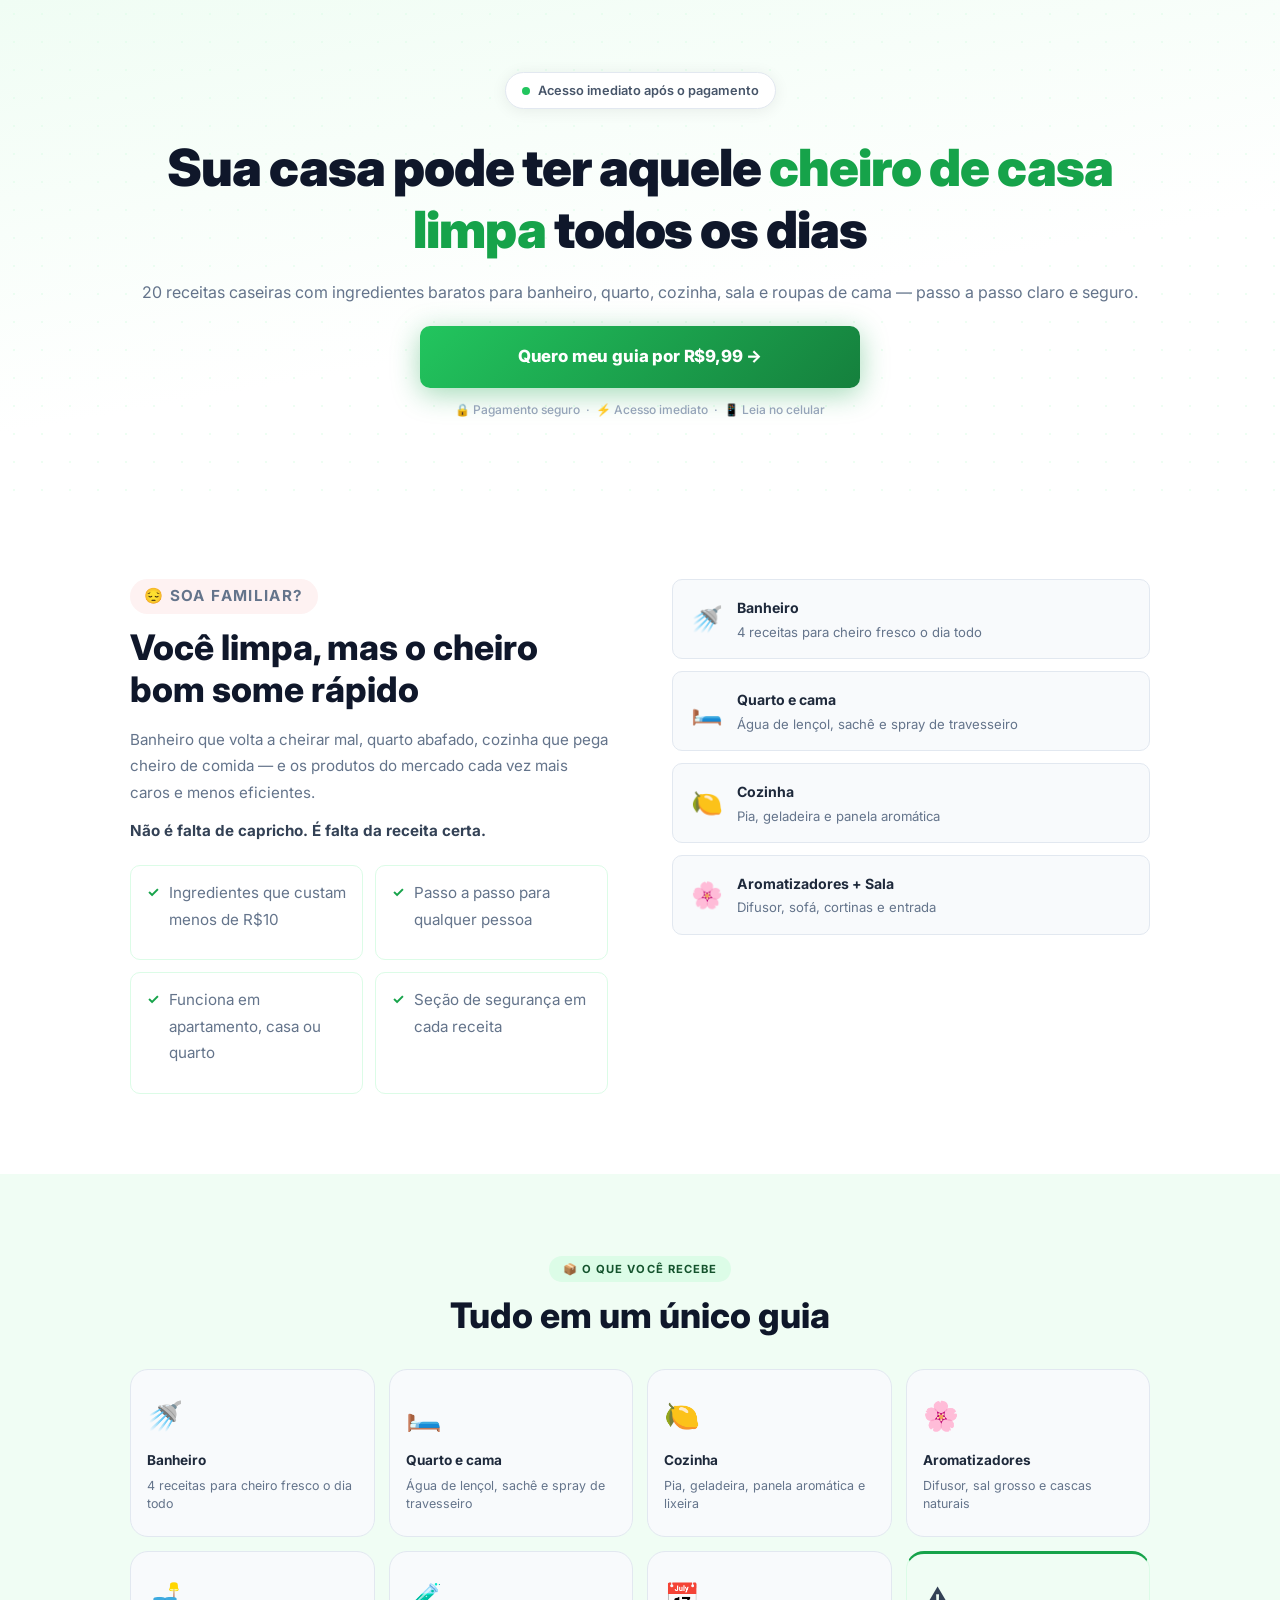
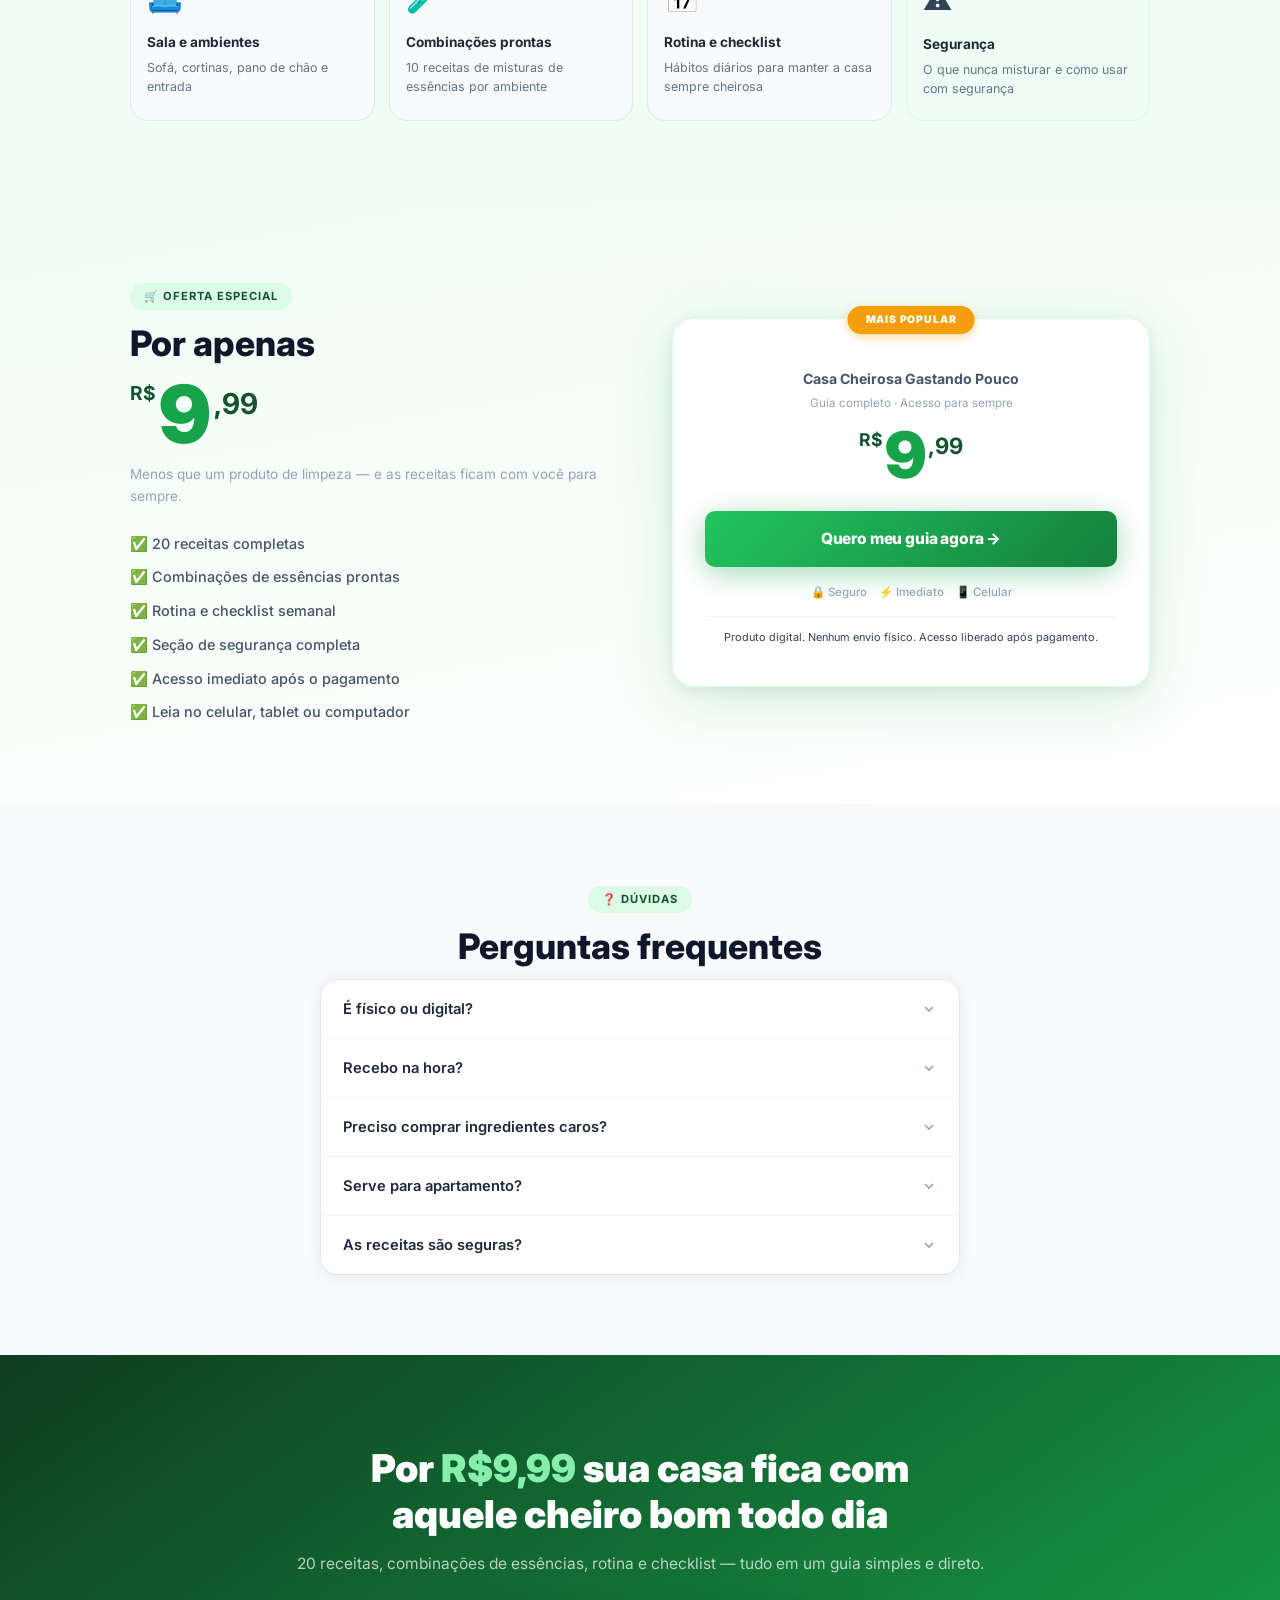
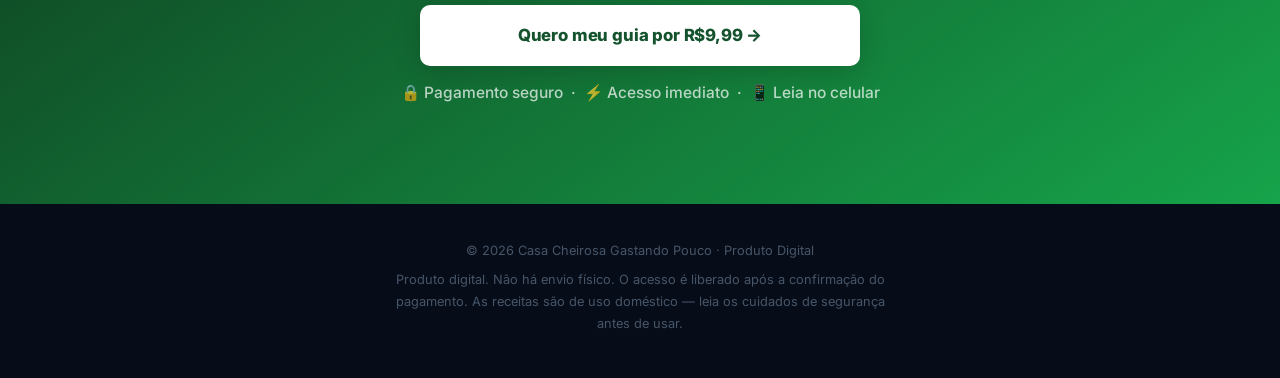
<file: index.html>
<!DOCTYPE html>
<html lang="pt-BR">
<head>
  <meta charset="UTF-8"/>
  <meta name="viewport" content="width=device-width, initial-scale=1.0"/>
  <title>Casa Cheirosa Gastando Pouco</title>
  <meta name="description" content="20 receitas caseiras para deixar sua casa cheirosa gastando pouco. Banheiro, quarto, cozinha, sala e muito mais."/>
  <link rel="preconnect" href="https://fonts.googleapis.com"/>
  <link rel="preconnect" href="https://fonts.gstatic.com" crossorigin/>
  <link href="https://fonts.googleapis.com/css2?family=Inter:wght@400;500;600;700;800;900&display=swap" rel="stylesheet"/>
  <link rel="stylesheet" href="style.css"/>
  <script>
    !function(f,b,e,v,n,t,s){if(f.fbq)return;n=f.fbq=function(){n.callMethod?
    n.callMethod.apply(n,arguments):n.queue.push(arguments)};if(!f._fbq)f._fbq=n;
    n.push=n;n.loaded=!0;n.version='2.0';n.queue=[];t=b.createElement(e);t.async=!0;
    t.src=v;s=b.getElementsByTagName(e)[0];s.parentNode.insertBefore(t,s)}(window,
    document,'script','https://connect.facebook.net/en_US/fbevents.js');
    fbq('init','1058206879624682');
    fbq('track','PageView');
  </script>
</head>
<body>

<!-- ░░ HERO ░░ -->
<section class="hero">
  <div class="container">
    <div class="hero-tag">
      <span class="live-dot"></span> Acesso imediato após o pagamento
    </div>
    <h1>Sua casa pode ter aquele <span>cheiro de casa limpa</span> todos os dias</h1>
    <p class="hero-sub">20 receitas caseiras com ingredientes baratos para banheiro, quarto, cozinha, sala e roupas de cama — passo a passo claro e seguro.</p>
    <a href="https://pay.cakto.com.br/z6bmiye_926017" class="btn-cta" target="_blank" rel="noopener">
      Quero meu guia por R$9,99 →
    </a>
    <p class="hero-trust">🔒 Pagamento seguro &nbsp;·&nbsp; ⚡ Acesso imediato &nbsp;·&nbsp; 📱 Leia no celular</p>
  </div>
</section>

<!-- ░░ DOR + SOLUÇÃO ░░ -->
<section class="section-white">
  <div class="container">
    <div class="two-col">
      <div class="col-text">
        <p class="label red-label">😔 Soa familiar?</p>
        <h2>Você limpa, mas o cheiro bom some rápido</h2>
        <p>Banheiro que volta a cheirar mal, quarto abafado, cozinha que pega cheiro de comida — e os produtos do mercado cada vez mais caros e menos eficientes.</p>
        <p><strong>Não é falta de capricho. É falta da receita certa.</strong></p>

        <div class="sol-grid" style="margin-top:20px">
          <div class="sol-item"><span>✓</span><p>Ingredientes que custam menos de R$10</p></div>
          <div class="sol-item"><span>✓</span><p>Passo a passo para qualquer pessoa</p></div>
          <div class="sol-item"><span>✓</span><p>Funciona em apartamento, casa ou quarto</p></div>
          <div class="sol-item"><span>✓</span><p>Seção de segurança em cada receita</p></div>
        </div>
      </div>

      <div class="col-cards">
        <div class="dor-card"><span>🚿</span><div><h4>Banheiro</h4><p>4 receitas para cheiro fresco o dia todo</p></div></div>
        <div class="dor-card"><span>🛏️</span><div><h4>Quarto e cama</h4><p>Água de lençol, sachê e spray de travesseiro</p></div></div>
        <div class="dor-card"><span>🍋</span><div><h4>Cozinha</h4><p>Pia, geladeira e panela aromática</p></div></div>
        <div class="dor-card"><span>🌸</span><div><h4>Aromatizadores + Sala</h4><p>Difusor, sofá, cortinas e entrada</p></div></div>
      </div>
    </div>
  </div>
</section>

<!-- ░░ O QUE ESTÁ INCLUSO ░░ -->
<section class="section-green-bg">
  <div class="container center">
    <p class="label green-label">📦 O que você recebe</p>
    <h2>Tudo em um único guia</h2>
    <div class="grid-4" style="margin-top:32px">
      <div class="content-card"><div class="cc-icon">🚿</div><h4>Banheiro</h4><p>4 receitas para cheiro fresco o dia todo</p></div>
      <div class="content-card"><div class="cc-icon">🛏️</div><h4>Quarto e cama</h4><p>Água de lençol, sachê e spray de travesseiro</p></div>
      <div class="content-card"><div class="cc-icon">🍋</div><h4>Cozinha</h4><p>Pia, geladeira, panela aromática e lixeira</p></div>
      <div class="content-card"><div class="cc-icon">🌸</div><h4>Aromatizadores</h4><p>Difusor, sal grosso e cascas naturais</p></div>
      <div class="content-card"><div class="cc-icon">🛋️</div><h4>Sala e ambientes</h4><p>Sofá, cortinas, pano de chão e entrada</p></div>
      <div class="content-card"><div class="cc-icon">🧪</div><h4>Combinações prontas</h4><p>10 receitas de misturas de essências por ambiente</p></div>
      <div class="content-card"><div class="cc-icon">📅</div><h4>Rotina e checklist</h4><p>Hábitos diários para manter a casa sempre cheirosa</p></div>
      <div class="content-card cc-destaque"><div class="cc-icon">⚠️</div><h4>Segurança</h4><p>O que nunca misturar e como usar com segurança</p></div>
    </div>
  </div>
</section>

<!-- ░░ PREÇO ░░ -->
<section class="section-price" id="comprar">
  <div class="container">
    <div class="price-box">
      <div class="price-left">
        <p class="label green-label">🛒 Oferta especial</p>
        <h2>Por apenas</h2>
        <div class="price-num">
          <span class="p-rs">R$</span><span class="p-int">9</span><span class="p-dec">,99</span>
        </div>
        <p class="price-obs">Menos que um produto de limpeza — e as receitas ficam com você para sempre.</p>
        <ul class="price-list">
          <li>✅ 20 receitas completas</li>
          <li>✅ Combinações de essências prontas</li>
          <li>✅ Rotina e checklist semanal</li>
          <li>✅ Seção de segurança completa</li>
          <li>✅ Acesso imediato após o pagamento</li>
          <li>✅ Leia no celular, tablet ou computador</li>
        </ul>
      </div>
      <div class="price-right">
        <div class="price-card">
          <div class="pc-top">MAIS POPULAR</div>
          <p class="pc-title">Casa Cheirosa Gastando Pouco</p>
          <p class="pc-sub">Guia completo · Acesso para sempre</p>
          <div class="pc-valor">
            <span>R$</span><strong>9</strong><span>,99</span>
          </div>
          <a href="https://pay.cakto.com.br/z6bmiye_926017" class="btn-cta btn-cta-card" target="_blank" rel="noopener">
            Quero meu guia agora →
          </a>
          <div class="pc-selos">
            <span>🔒 Seguro</span>
            <span>⚡ Imediato</span>
            <span>📱 Celular</span>
          </div>
          <p class="pc-nota">Produto digital. Nenhum envio físico. Acesso liberado após pagamento.</p>
        </div>
      </div>
    </div>
  </div>
</section>

<!-- ░░ FAQ ░░ -->
<section class="section-faq">
  <div class="container center">
    <p class="label">❓ Dúvidas</p>
    <h2>Perguntas frequentes</h2>
    <div class="faq-wrap">
      <div class="faq-item">
        <button class="faq-btn" aria-expanded="false">É físico ou digital?<svg viewBox="0 0 24 24" fill="none" stroke="currentColor" stroke-width="2.5"><polyline points="6 9 12 15 18 9"/></svg></button>
        <div class="faq-body" hidden><p>100% digital. Nada é enviado. Você recebe o acesso imediatamente após a compra, para ler no celular, tablet ou computador.</p></div>
      </div>
      <div class="faq-item">
        <button class="faq-btn" aria-expanded="false">Recebo na hora?<svg viewBox="0 0 24 24" fill="none" stroke="currentColor" stroke-width="2.5"><polyline points="6 9 12 15 18 9"/></svg></button>
        <div class="faq-body" hidden><p>Sim. O acesso é liberado imediatamente após a confirmação do pagamento.</p></div>
      </div>
      <div class="faq-item">
        <button class="faq-btn" aria-expanded="false">Preciso comprar ingredientes caros?<svg viewBox="0 0 24 24" fill="none" stroke="currentColor" stroke-width="2.5"><polyline points="6 9 12 15 18 9"/></svg></button>
        <div class="faq-body" hidden><p>Não. Os ingredientes são simples e fáceis de encontrar em qualquer mercadinho, normalmente por menos de R$10.</p></div>
      </div>
      <div class="faq-item">
        <button class="faq-btn" aria-expanded="false">Serve para apartamento?<svg viewBox="0 0 24 24" fill="none" stroke="currentColor" stroke-width="2.5"><polyline points="6 9 12 15 18 9"/></svg></button>
        <div class="faq-body" hidden><p>Sim. As receitas funcionam em apartamento, casa, quarto ou quitinete.</p></div>
      </div>
      <div class="faq-item">
        <button class="faq-btn" aria-expanded="false">As receitas são seguras?<svg viewBox="0 0 24 24" fill="none" stroke="currentColor" stroke-width="2.5"><polyline points="6 9 12 15 18 9"/></svg></button>
        <div class="faq-body" hidden><p>O guia tem uma seção de segurança explicando quais produtos nunca devem ser misturados e os cuidados de cada receita.</p></div>
      </div>
    </div>
  </div>
</section>

<!-- ░░ CTA FINAL ░░ -->
<section class="section-final">
  <div class="container center">
    <h2>Por <span>R$9,99</span> sua casa fica com aquele cheiro bom todo dia</h2>
    <p>20 receitas, combinações de essências, rotina e checklist — tudo em um guia simples e direto.</p>
    <a href="https://pay.cakto.com.br/z6bmiye_926017" class="btn-cta btn-final" target="_blank" rel="noopener">
      Quero meu guia por R$9,99 →
    </a>
    <p class="final-trust">🔒 Pagamento seguro &nbsp;·&nbsp; ⚡ Acesso imediato &nbsp;·&nbsp; 📱 Leia no celular</p>
  </div>
</section>

<!-- ░░ FOOTER ░░ -->
<footer class="footer">
  <div class="container center">
    <p>© 2026 Casa Cheirosa Gastando Pouco · Produto Digital</p>
    <p class="footer-obs">Produto digital. Não há envio físico. O acesso é liberado após a confirmação do pagamento. As receitas são de uso doméstico — leia os cuidados de segurança antes de usar.</p>
  </div>
</footer>

<script src="script.js"></script>
</body>
</html>
</file>
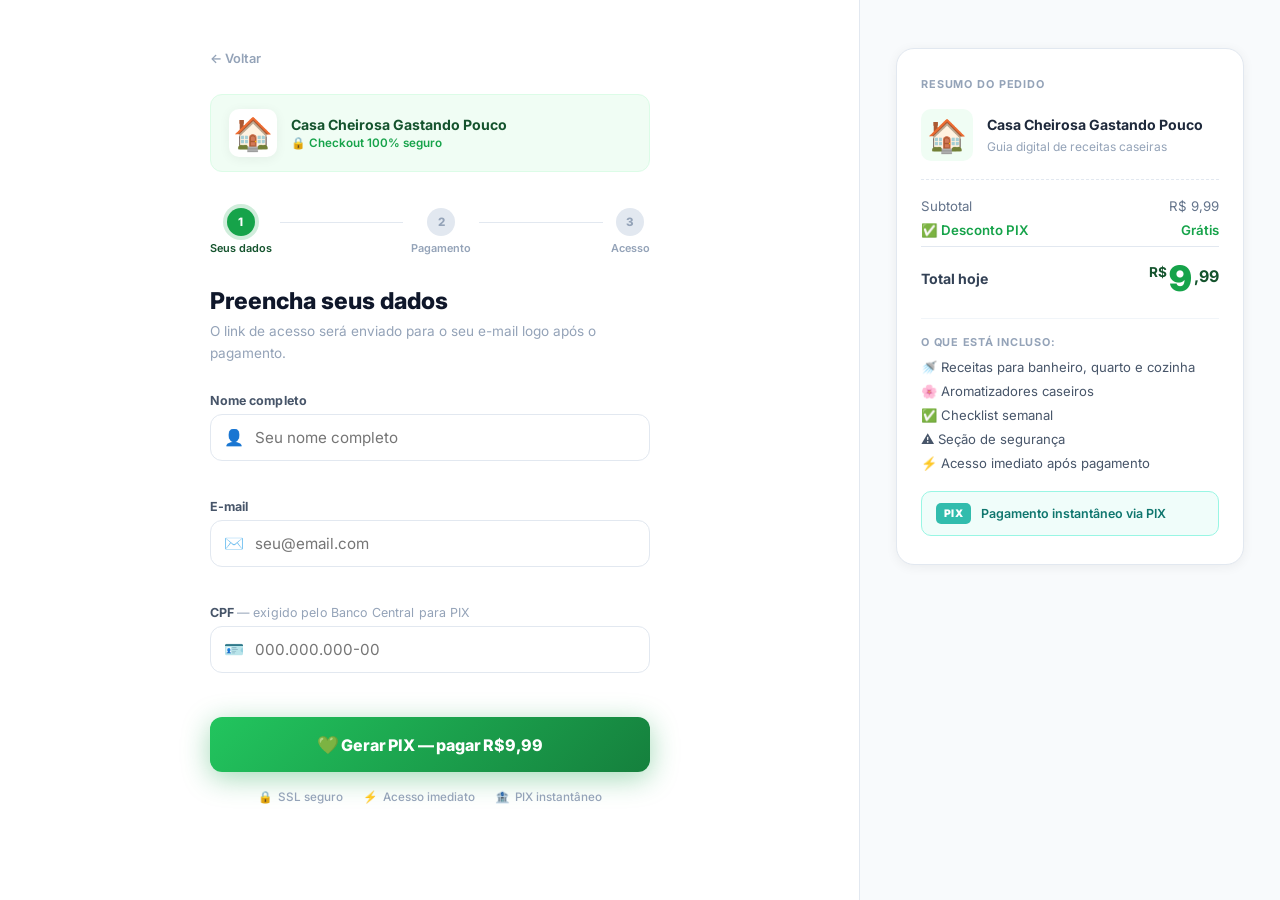
<file: checkout.html>
<!DOCTYPE html>
<html lang="pt-BR">
<head>
  <meta charset="UTF-8" />
  <meta name="viewport" content="width=device-width, initial-scale=1.0" />
  <title>Checkout — Casa Cheirosa Gastando Pouco</title>

  <!-- META PIXEL — troque 1058206879624682 -->
  <script>
    !function(f,b,e,v,n,t,s){if(f.fbq)return;n=f.fbq=function(){n.callMethod?
    n.callMethod.apply(n,arguments):n.queue.push(arguments)};if(!f._fbq)f._fbq=n;
    n.push=n;n.loaded=!0;n.version='2.0';n.queue=[];t=b.createElement(e);t.async=!0;
    t.src=v;s=b.getElementsByTagName(e)[0];s.parentNode.insertBefore(t,s)}(window,
    document,'script','https://connect.facebook.net/en_US/fbevents.js');
    fbq('init', '1058206879624682');
    fbq('track', 'PageView');
    fbq('track', 'InitiateCheckout', { value: 9.99, currency: 'BRL' });
  </script>
  <noscript><img height="1" width="1" style="display:none"
    src="https://www.facebook.com/tr?id=1058206879624682&ev=PageView&noscript=1"/></noscript>

  <link rel="preconnect" href="https://fonts.googleapis.com" />
  <link rel="preconnect" href="https://fonts.gstatic.com" crossorigin />
  <link href="https://fonts.googleapis.com/css2?family=Inter:wght@400;500;600;700;800;900&display=swap" rel="stylesheet" />
  <link rel="stylesheet" href="checkout.css" />
</head>
<body>

  <!-- ░░ STEP 1 — FORM ░░ -->
  <div id="step-form" class="step active">
    <div class="page-grid">

      <!-- esquerda: form -->
      <div class="left-panel">
        <div class="left-inner">

          <a href="index.html" class="back-link">← Voltar</a>

          <div class="co-brand">
            <div class="co-brand-icon">🏠</div>
            <div>
              <p class="co-brand-name">Casa Cheirosa Gastando Pouco</p>
              <p class="co-brand-secure">🔒 Checkout 100% seguro</p>
            </div>
          </div>

          <div class="step-indicator">
            <div class="si-item active">
              <div class="si-dot">1</div>
              <span>Seus dados</span>
            </div>
            <div class="si-line"></div>
            <div class="si-item">
              <div class="si-dot">2</div>
              <span>Pagamento</span>
            </div>
            <div class="si-line"></div>
            <div class="si-item">
              <div class="si-dot">3</div>
              <span>Acesso</span>
            </div>
          </div>

          <h1 class="form-title">Preencha seus dados</h1>
          <p class="form-desc">O link de acesso será enviado para o seu e-mail logo após o pagamento.</p>

          <form id="checkout-form" novalidate>
            <div class="field-group">
              <div class="field">
                <label for="nome">Nome completo</label>
                <div class="input-wrap">
                  <span class="input-icon">👤</span>
                  <input type="text" id="nome" placeholder="Seu nome completo" autocomplete="name" required />
                </div>
                <span class="field-err" id="err-nome"></span>
              </div>

              <div class="field">
                <label for="email">E-mail</label>
                <div class="input-wrap">
                  <span class="input-icon">✉️</span>
                  <input type="email" id="email" placeholder="seu@email.com" autocomplete="email" required />
                </div>
                <span class="field-err" id="err-email"></span>
              </div>

              <div class="field">
                <label for="cpf">CPF <span class="label-note">— exigido pelo Banco Central para PIX</span></label>
                <div class="input-wrap">
                  <span class="input-icon">🪪</span>
                  <input type="text" id="cpf" placeholder="000.000.000-00" maxlength="14" inputmode="numeric" required />
                </div>
                <span class="field-err" id="err-cpf"></span>
              </div>
            </div>

            <button type="submit" class="pay-btn" id="btn-gerar">
              <span id="btn-label">
                <span class="pay-btn-icon">💚</span>
                Gerar PIX — pagar R$9,99
              </span>
              <span id="btn-loading" hidden>
                <span class="spinner"></span>
                Gerando QR code...
              </span>
            </button>

            <div class="trust-strip">
              <div class="ts-item"><span>🔒</span> SSL seguro</div>
              <div class="ts-item"><span>⚡</span> Acesso imediato</div>
              <div class="ts-item"><span>🏦</span> PIX instantâneo</div>
            </div>
          </form>

        </div>
      </div>

      <!-- direita: resumo -->
      <div class="right-panel">
        <div class="order-card">
          <p class="oc-label">Resumo do pedido</p>

          <div class="oc-product">
            <div class="oc-thumb">🏠</div>
            <div class="oc-info">
              <strong>Casa Cheirosa Gastando Pouco</strong>
              <span>Guia digital de receitas caseiras</span>
            </div>
          </div>

          <div class="oc-price-row">
            <span>Subtotal</span>
            <span>R$ 9,99</span>
          </div>
          <div class="oc-price-row green-row">
            <span>✅ Desconto PIX</span>
            <span>Grátis</span>
          </div>
          <div class="oc-total">
            <span>Total hoje</span>
            <div class="oc-total-val">
              <span class="oc-curr">R$</span>
              <span class="oc-num">9</span>
              <span class="oc-cen">,99</span>
            </div>
          </div>

          <div class="oc-divider"></div>

          <p class="oc-inc-title">O que está incluso:</p>
          <ul class="oc-inc-list">
            <li>🚿 Receitas para banheiro, quarto e cozinha</li>
            <li>🌸 Aromatizadores caseiros</li>
            <li>✅ Checklist semanal</li>
            <li>⚠️ Seção de segurança</li>
            <li>⚡ Acesso imediato após pagamento</li>
          </ul>

          <div class="oc-pix-badge">
            <span class="pix-logo">PIX</span>
            <span>Pagamento instantâneo via PIX</span>
          </div>
        </div>
      </div>

    </div>
  </div>

  <!-- ░░ STEP 2 — PIX ░░ -->
  <div id="step-pix" class="step">
    <div class="pix-page">

      <div class="pix-left">
        <button class="back-link" onclick="voltarForm()">← Voltar</button>

        <div class="step-indicator">
          <div class="si-item done"><div class="si-dot">✓</div><span>Seus dados</span></div>
          <div class="si-line done-line"></div>
          <div class="si-item active"><div class="si-dot">2</div><span>Pagamento</span></div>
          <div class="si-line"></div>
          <div class="si-item"><div class="si-dot">3</div><span>Acesso</span></div>
        </div>

        <h2 class="pix-title">Pague com PIX</h2>
        <p class="pix-desc">Escaneie o QR code com o app do seu banco ou copie o código abaixo. O acesso é liberado <strong>automaticamente</strong> assim que o pagamento cair.</p>

        <div class="pix-how">
          <div class="how-step"><div class="how-num">1</div><p>Abra o app do seu banco</p></div>
          <div class="how-step"><div class="how-num">2</div><p>Vá em pagar com PIX ou QR code</p></div>
          <div class="how-step"><div class="how-num">3</div><p>Escaneie ou cole o código</p></div>
          <div class="how-step"><div class="how-num">4</div><p>Confirme o valor de R$9,99</p></div>
        </div>
      </div>

      <div class="pix-right">
        <div class="pix-card">

          <div class="pc-header">
            <div class="pc-title-row">
              <span class="pix-logo-sm">PIX</span>
              <span class="pc-val">R$ 9,99</span>
            </div>
            <div class="pc-timer" id="pc-timer">
              ⏱ Expira em <strong id="countdown">15:00</strong>
            </div>
          </div>

          <div class="qr-wrap" id="qr-wrap">
            <div class="qr-inner" id="qr-inner">
              <!-- QR code renderizado aqui -->
            </div>
            <div class="qr-loading" id="qr-loading">
              <div class="qr-spinner"></div>
              <span>Gerando QR code...</span>
            </div>
          </div>

          <div class="copy-block">
            <p class="copy-label">PIX Copia e Cola</p>
            <div class="copy-row">
              <input type="text" id="pix-code" class="copy-input" readonly />
              <button class="copy-btn" id="btn-copy" onclick="copiarPix()">
                <span id="copy-text">Copiar</span>
              </button>
            </div>
          </div>

          <div class="pc-status" id="pc-status">
            <div class="pc-dot"></div>
            <span id="pc-status-text">Aguardando seu pagamento...</span>
          </div>

        </div>
      </div>

    </div>
  </div>

  <!-- ░░ STEP 3 — SUCESSO ░░ -->
  <div id="step-success" class="step">
    <div class="success-page">
      <div class="success-box">
        <div class="success-anim">🎉</div>
        <h2>Pagamento confirmado!</h2>
        <p>Mandamos o link de acesso para <strong id="success-email"></strong>. Verifique também a caixa de spam se não encontrar.</p>

        <a href="#" class="access-btn" id="btn-access">Acessar meu guia agora →</a>

        <div class="success-items">
          <div class="si-check">✅ <span>Casa Cheirosa Gastando Pouco</span></div>
          <div class="si-check">✅ <span>Acesso liberado imediatamente</span></div>
          <div class="si-check">✅ <span>Link enviado para o seu e-mail</span></div>
        </div>

        <p class="success-note">Dúvidas? Entre em contato pelo e-mail de suporte.</p>
      </div>
    </div>
  </div>

  <script src="checkout.js"></script>
</body>
</html>
</file>
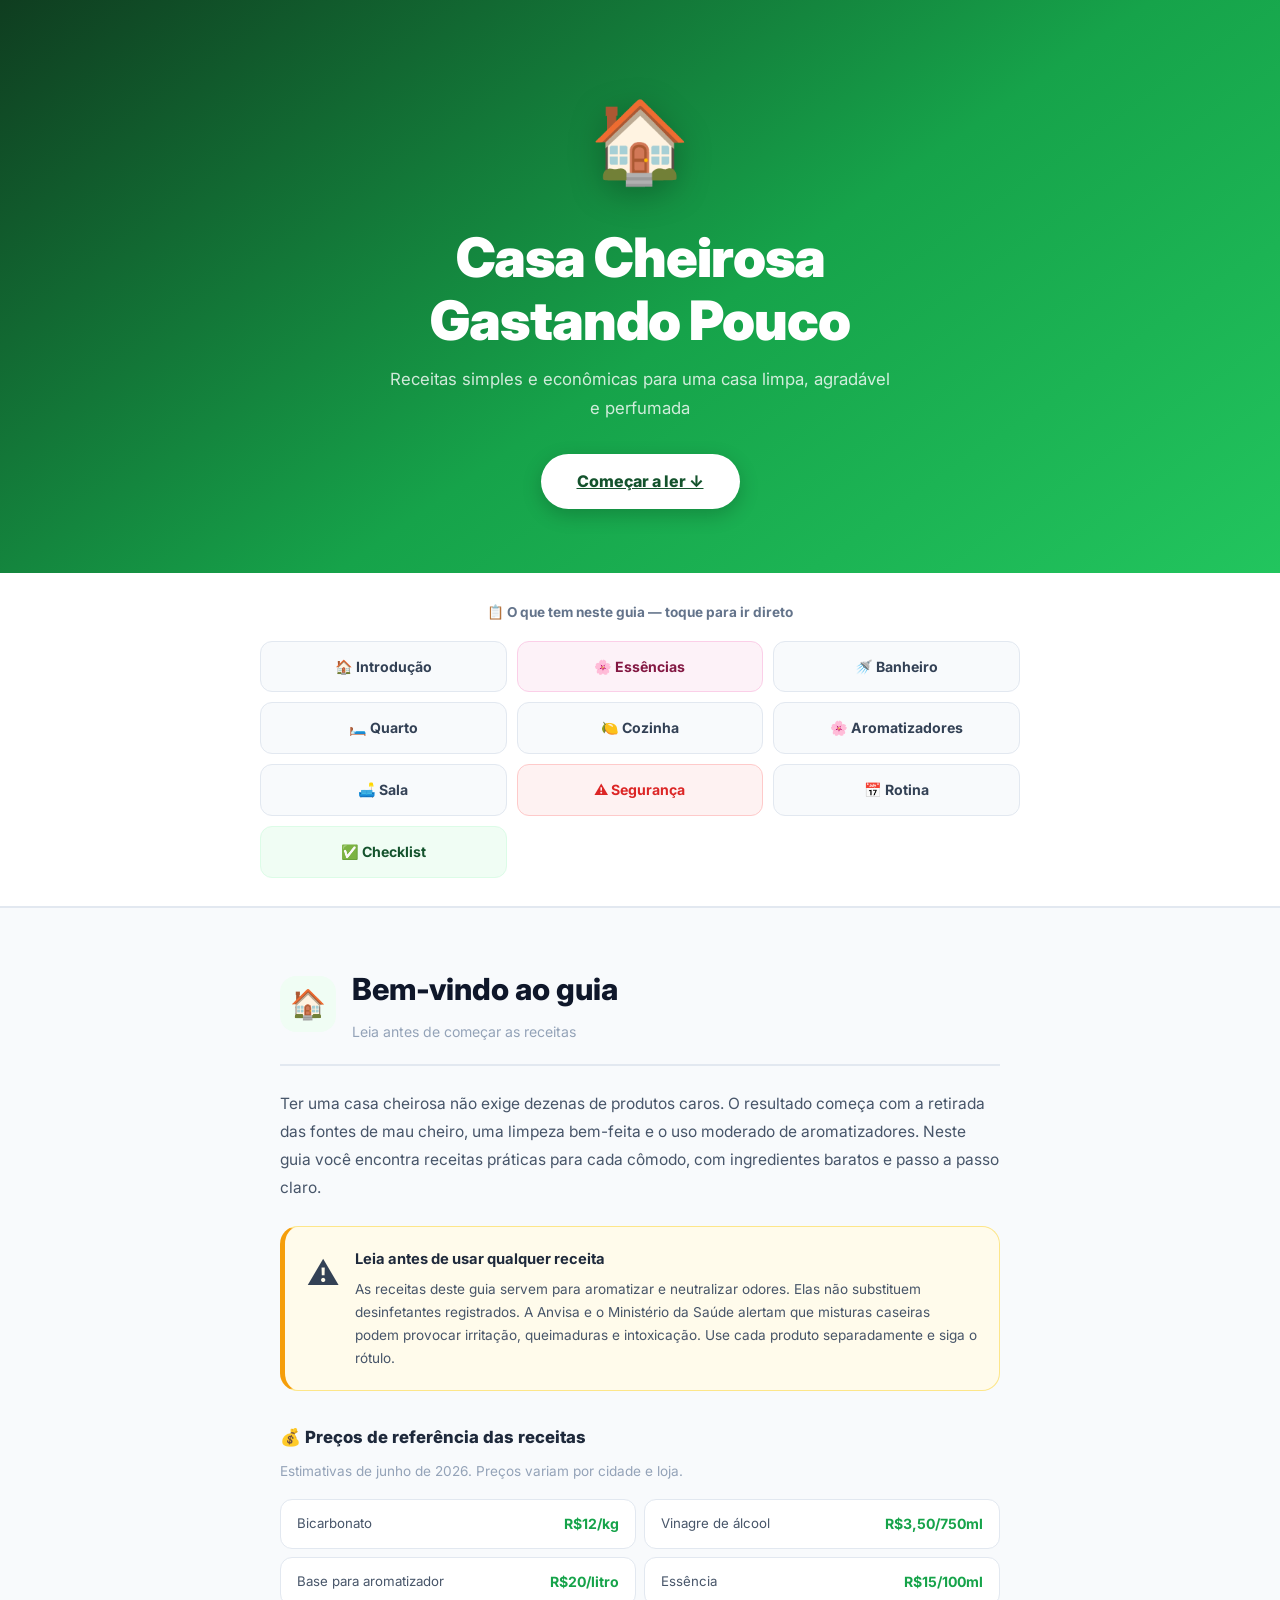
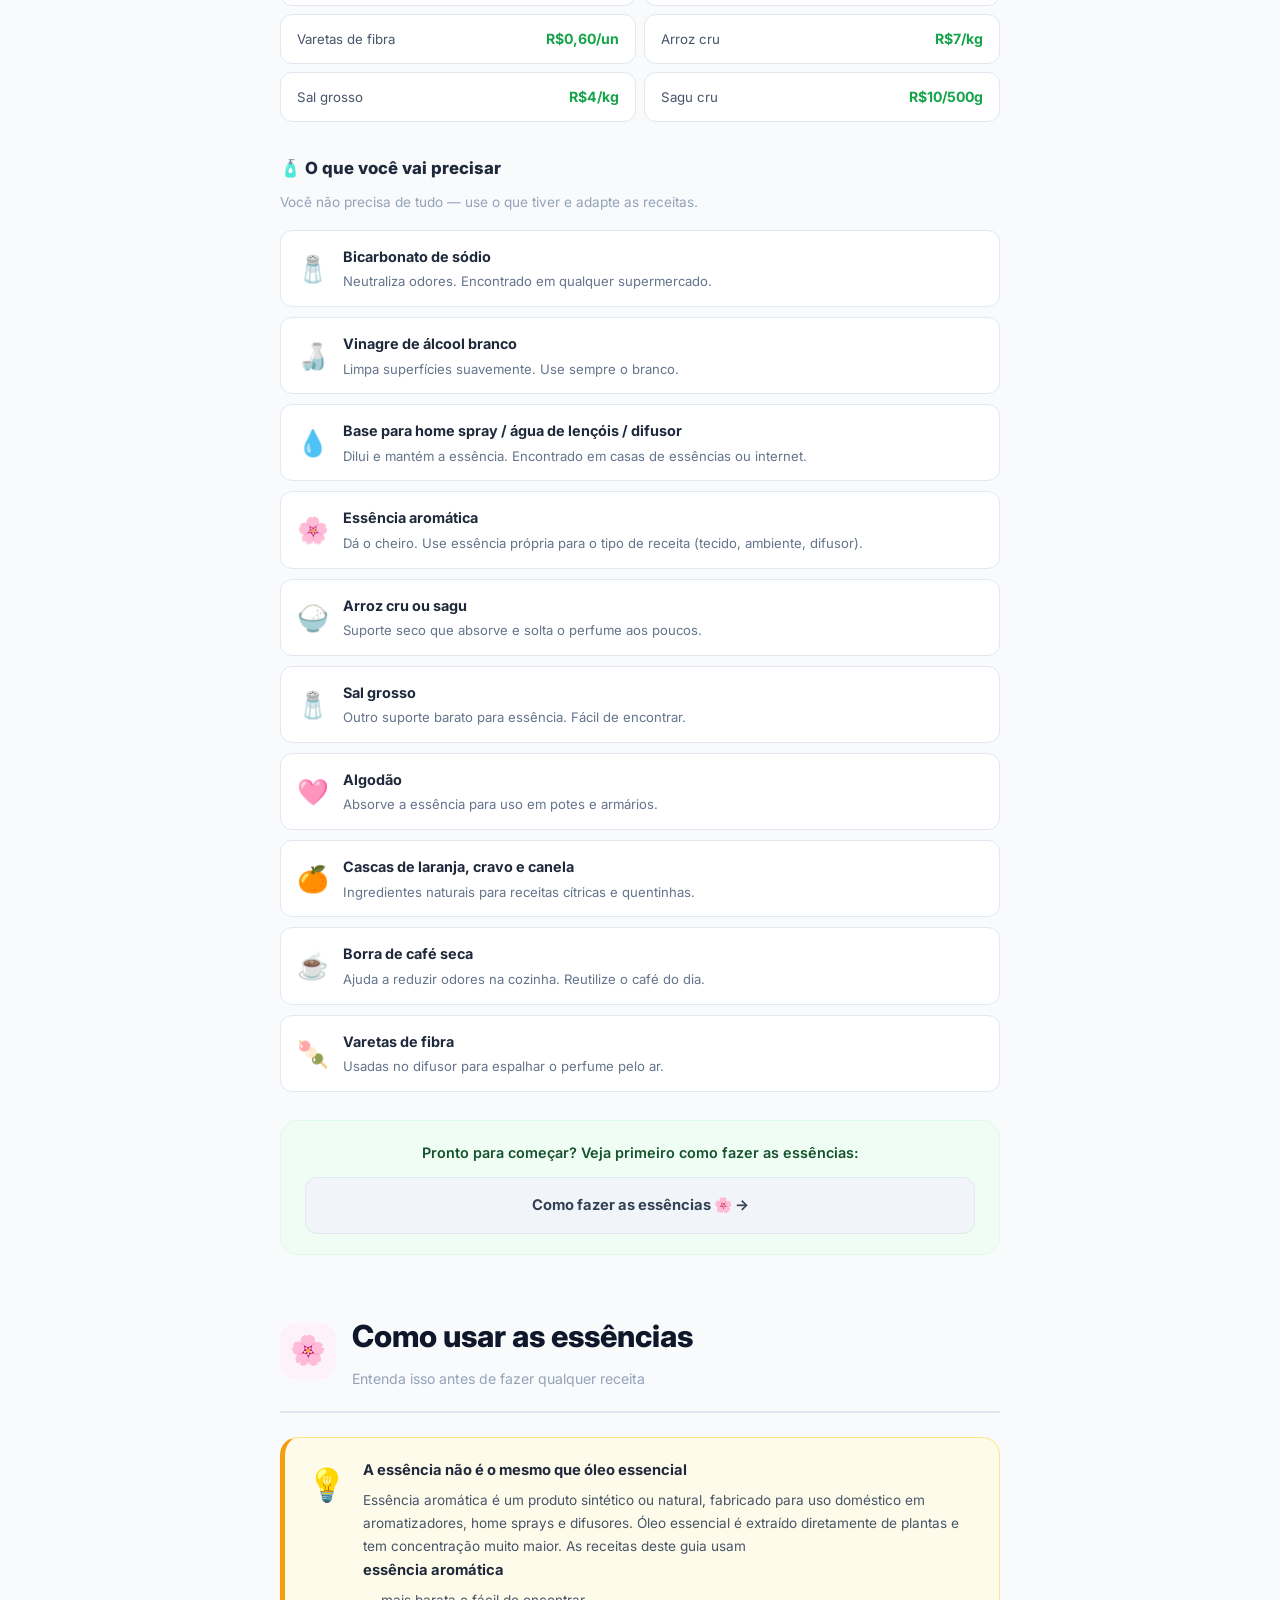
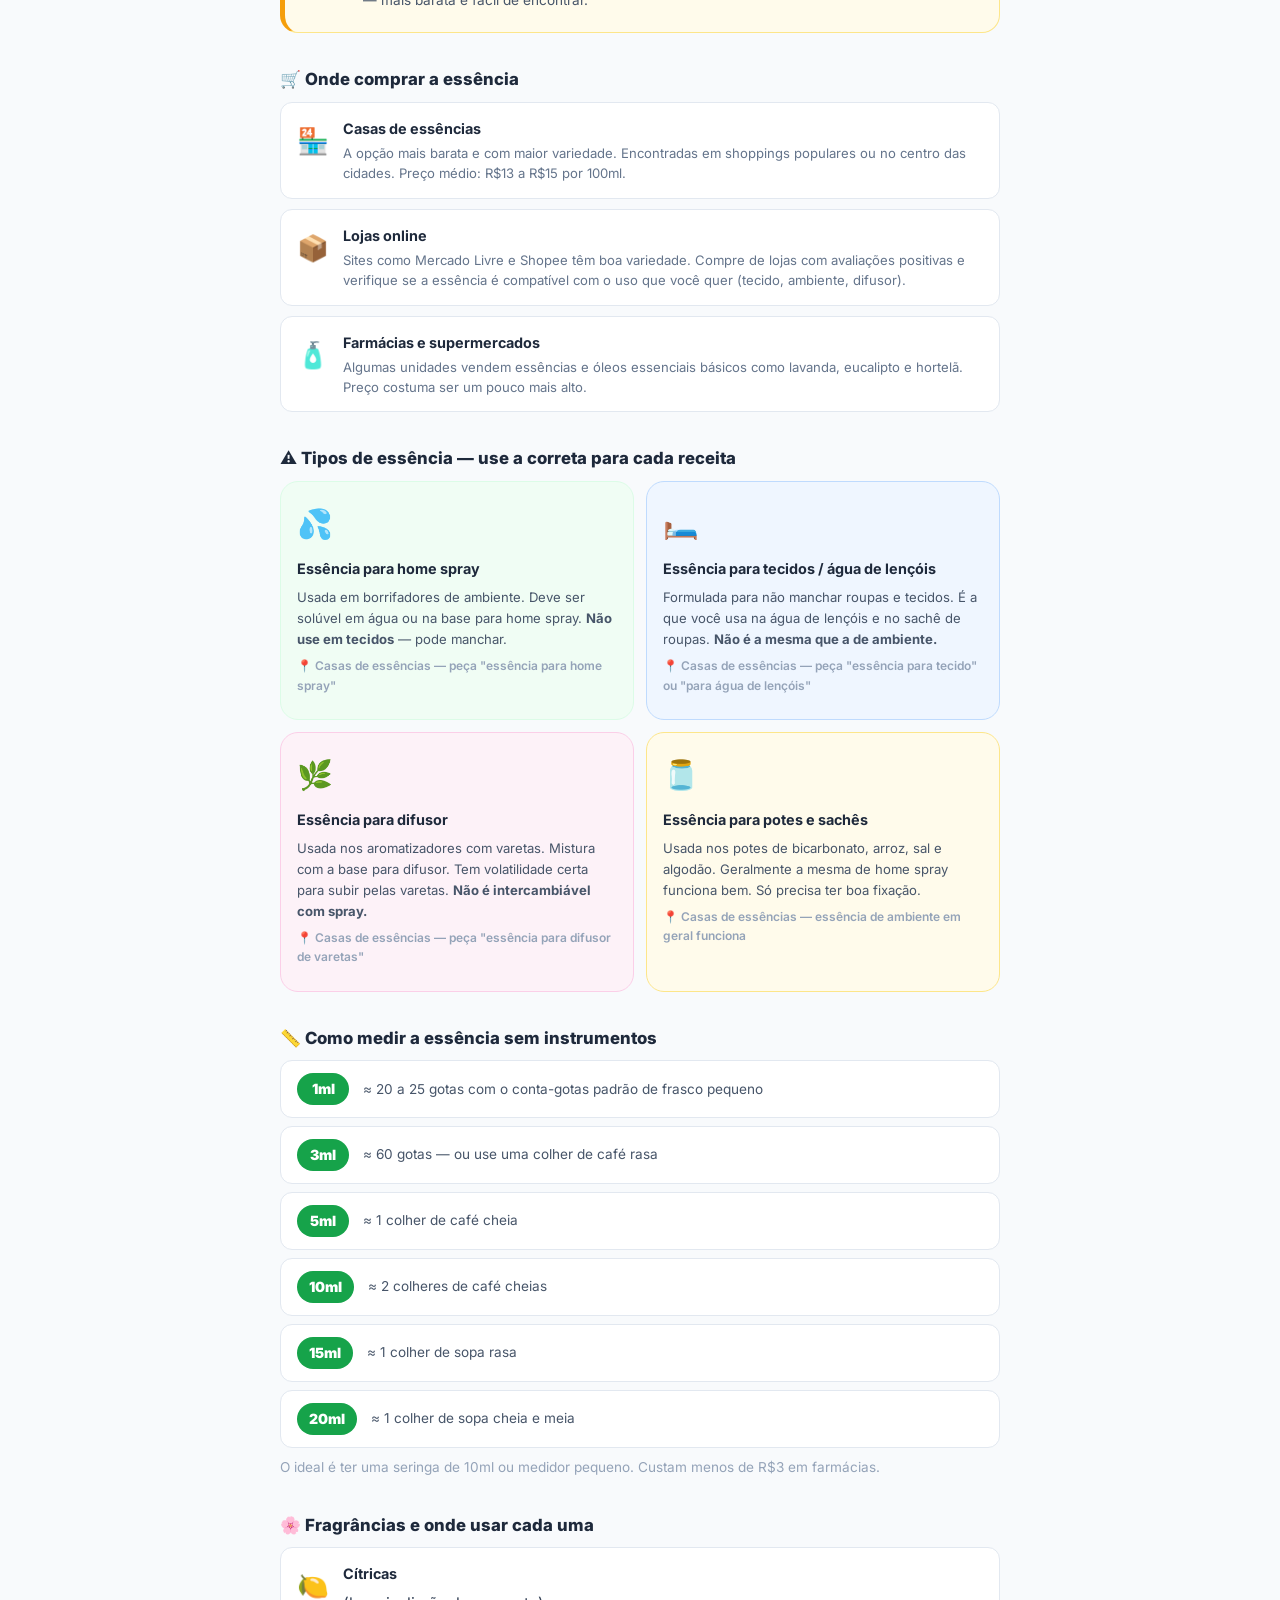
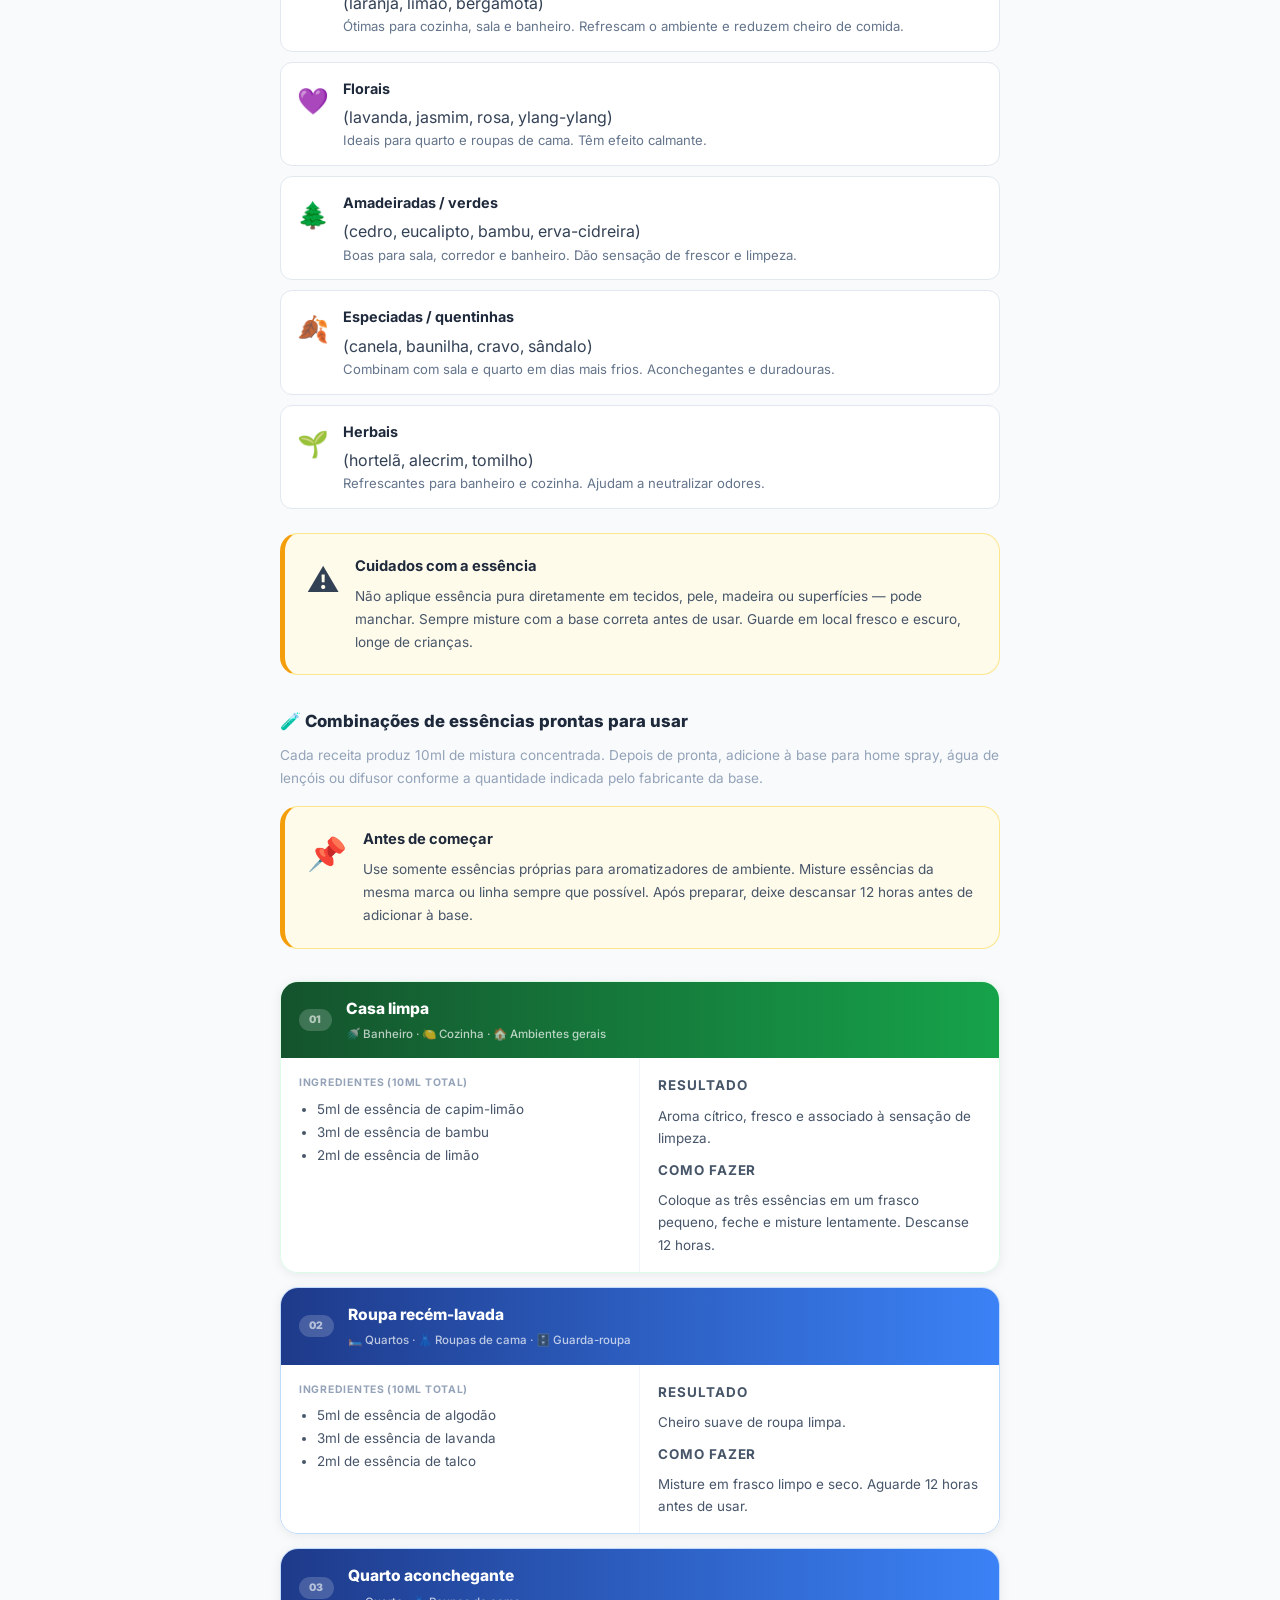
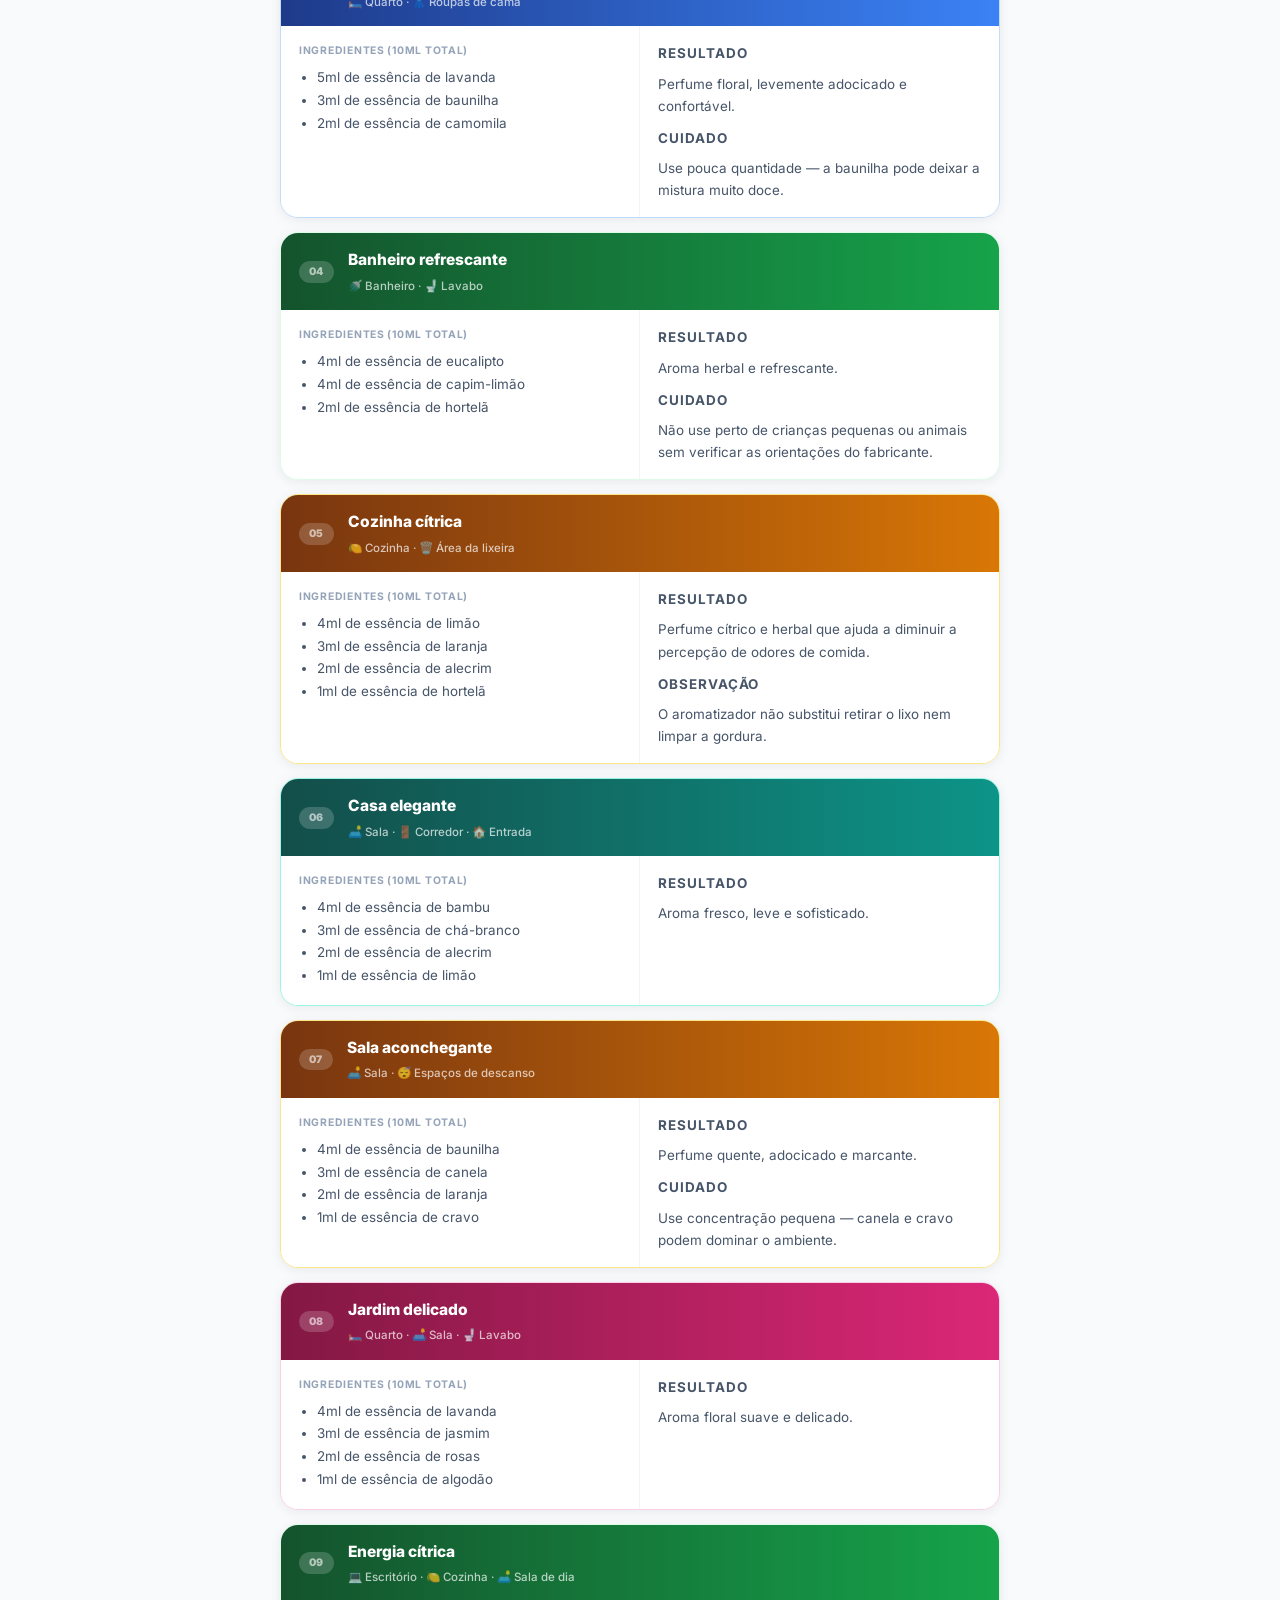
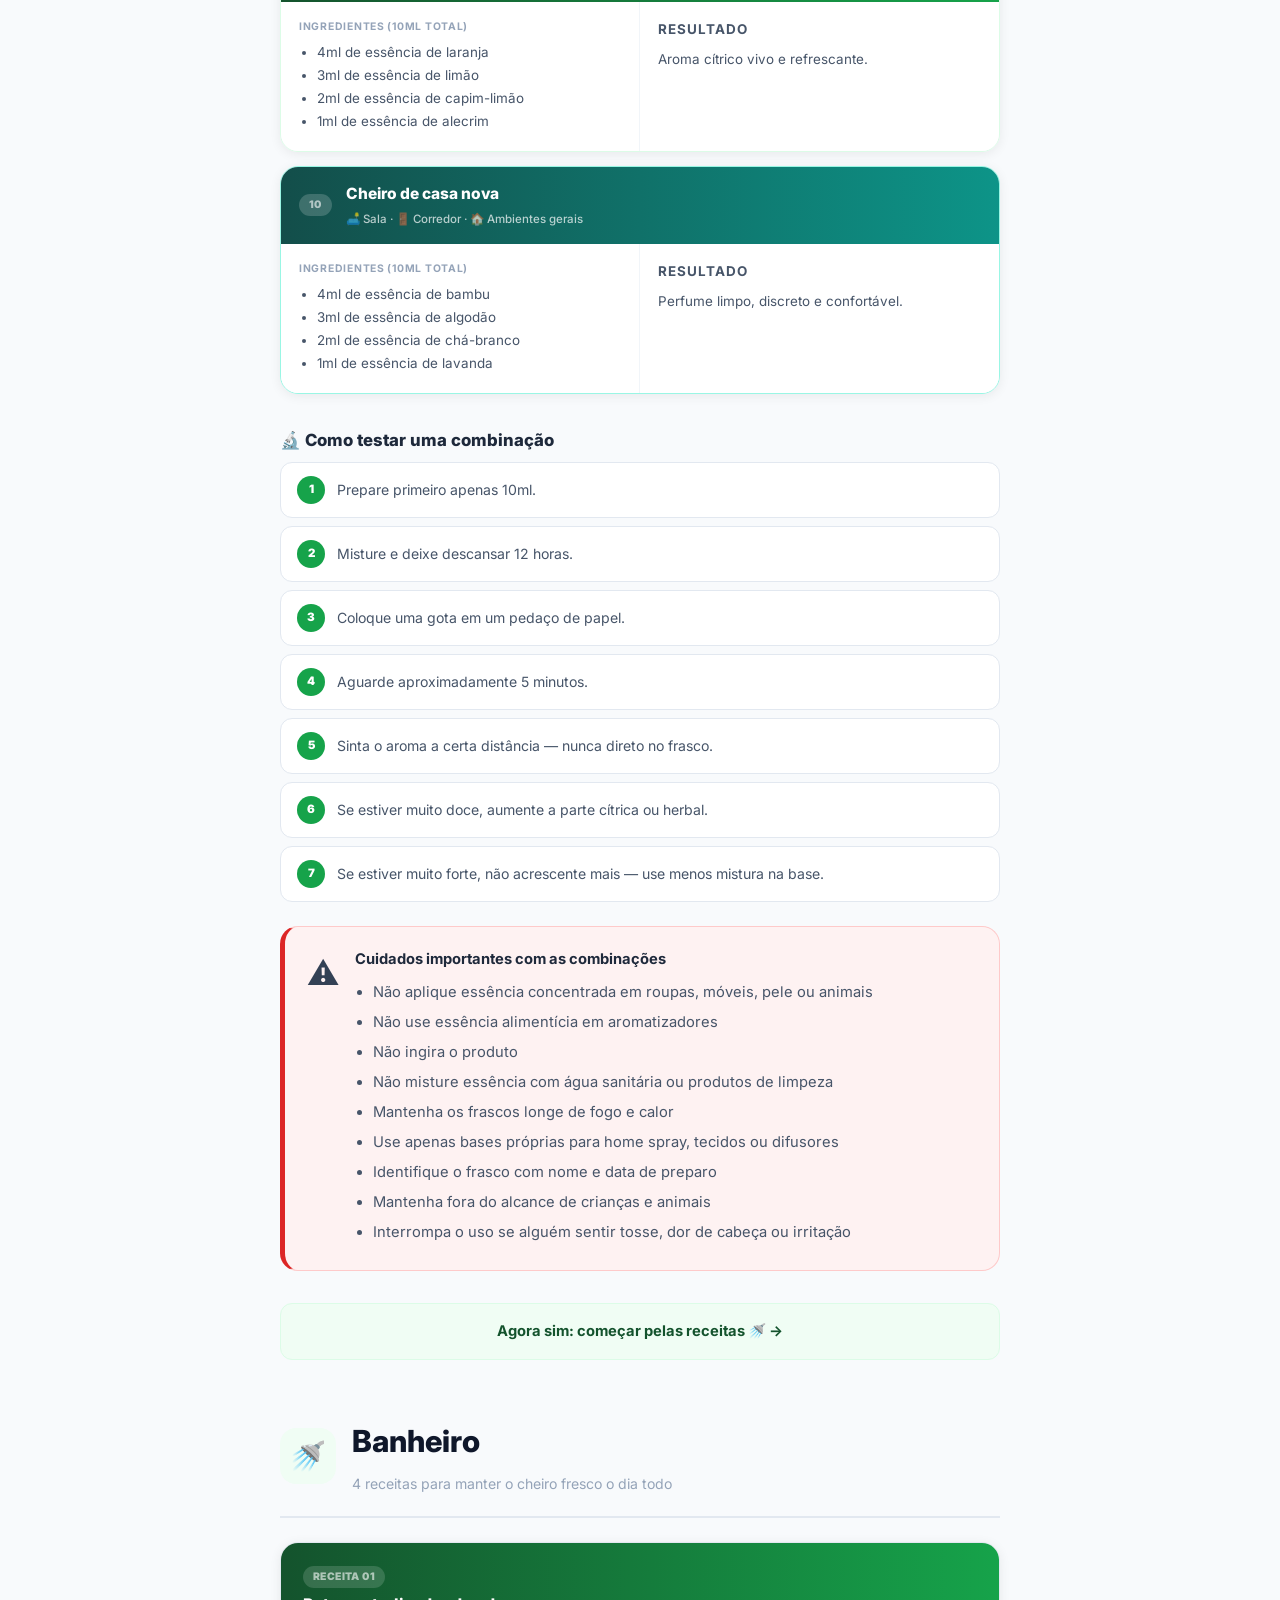
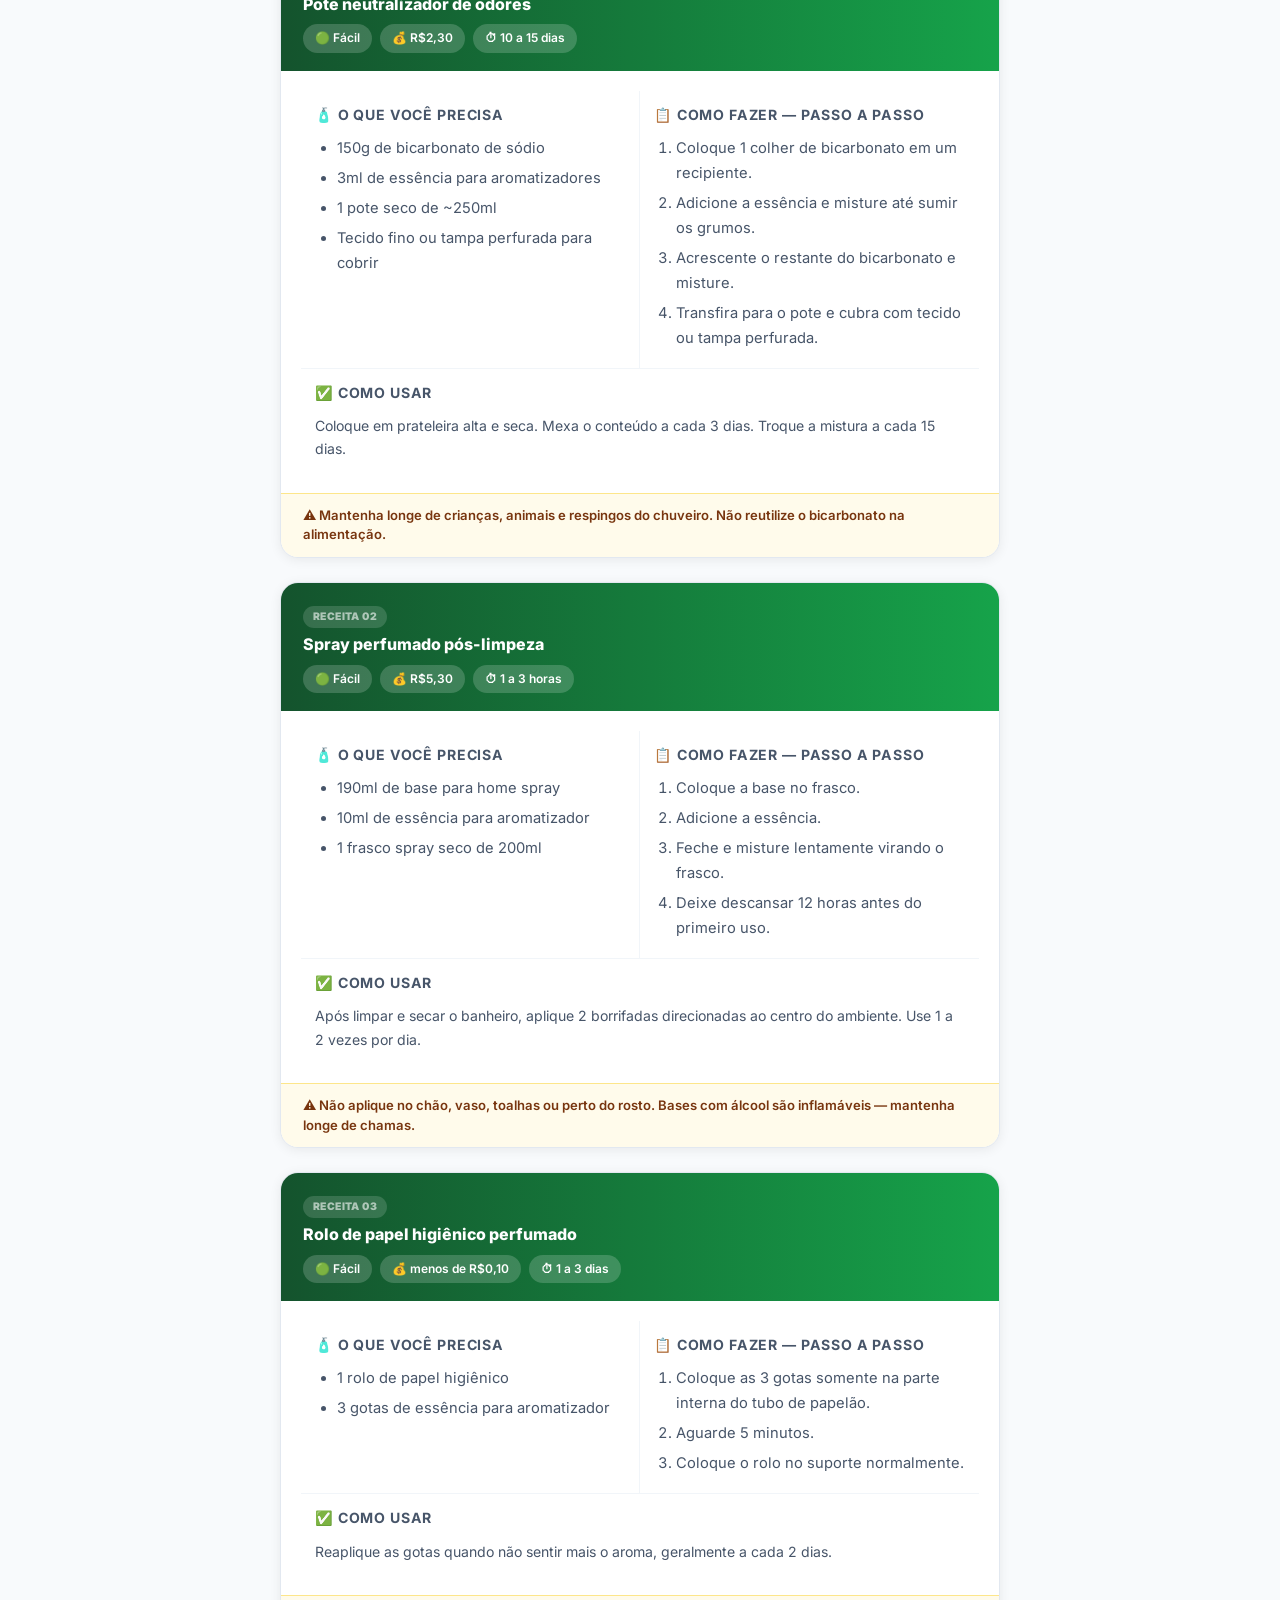
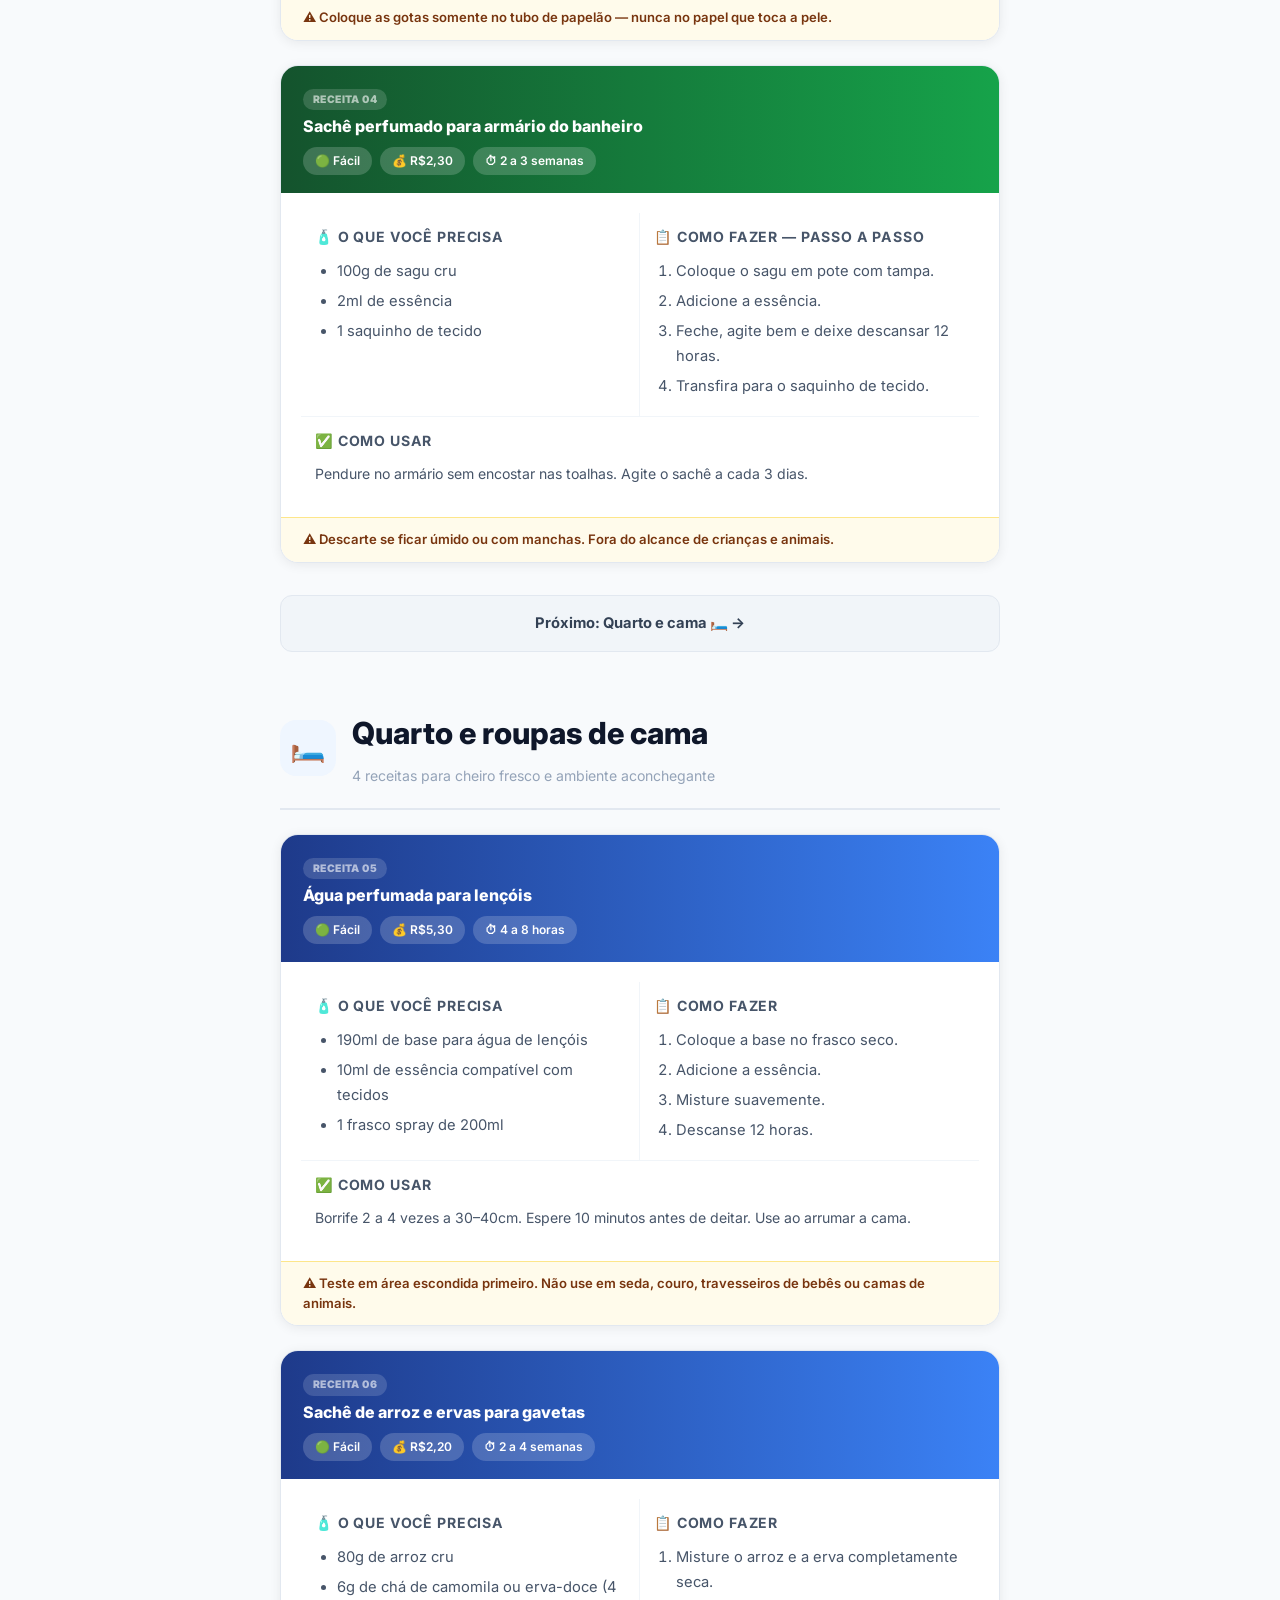
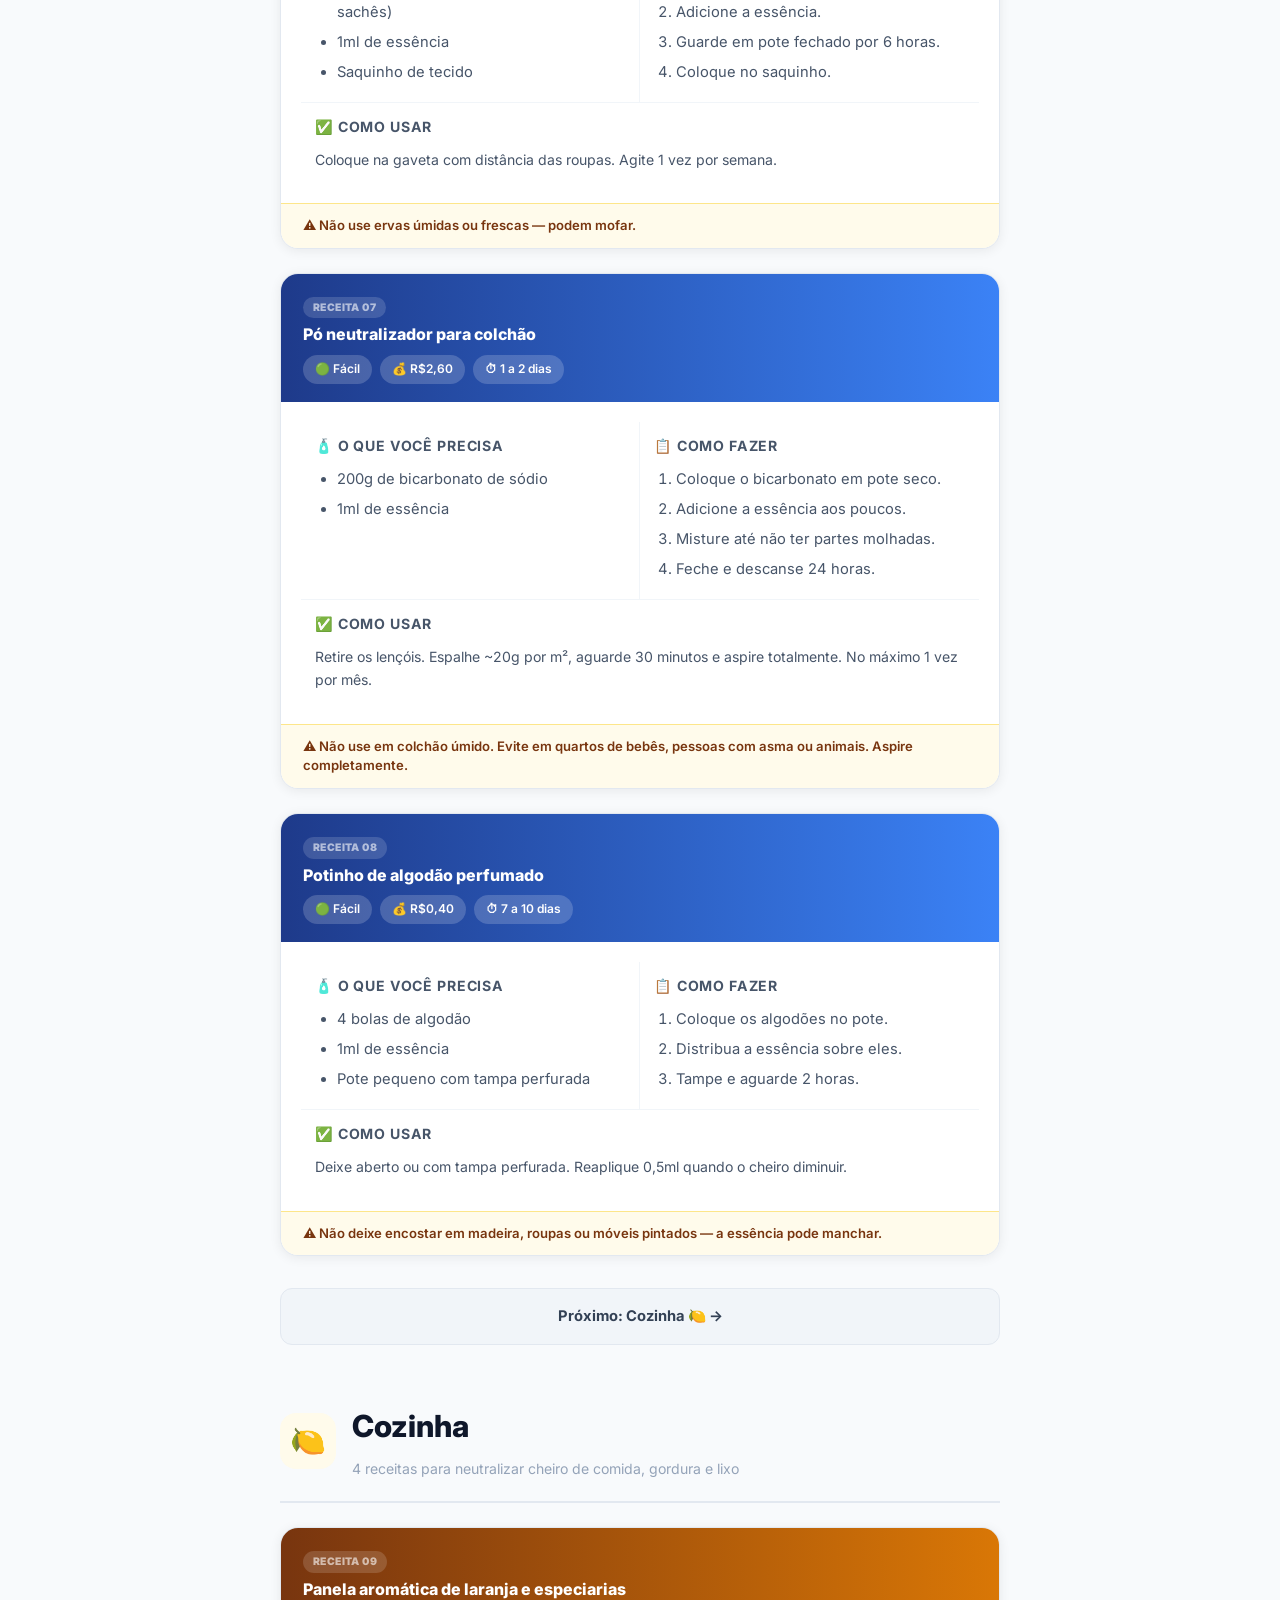
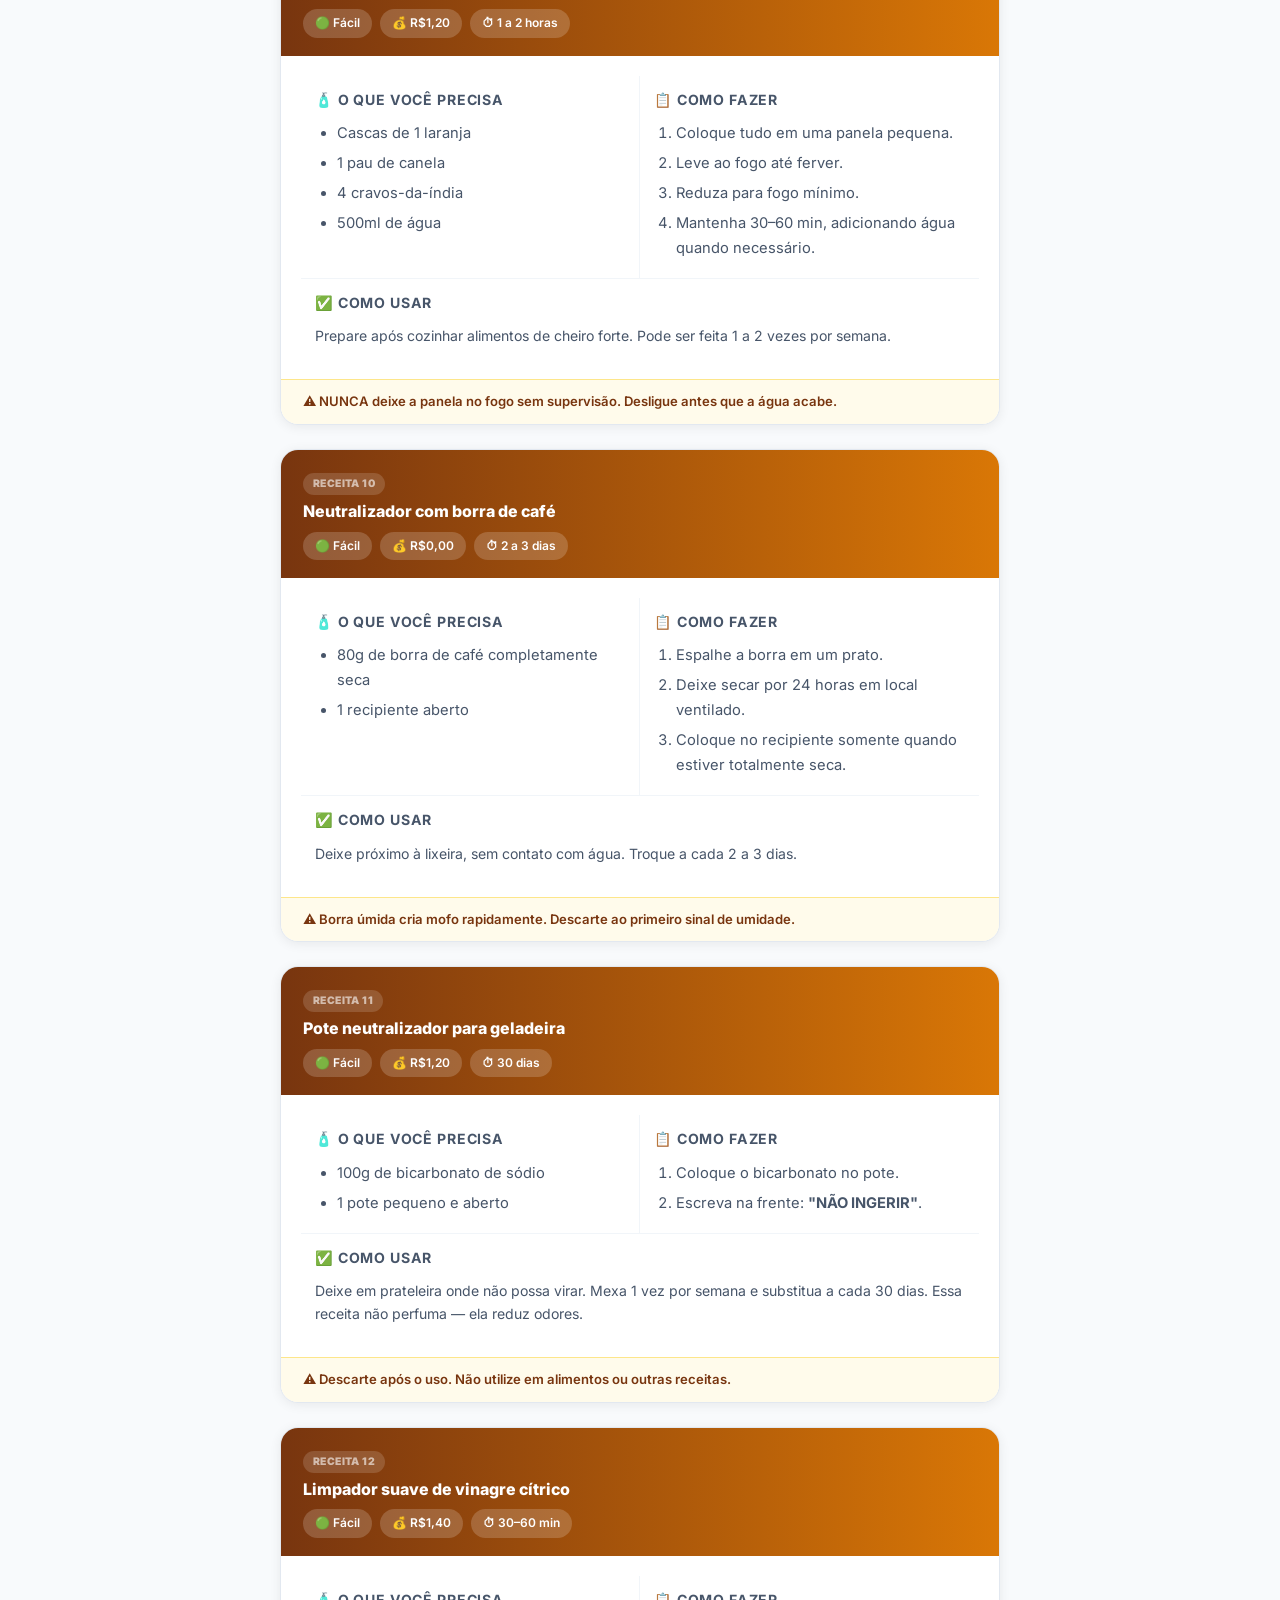
<file: entregavel.html>
<!DOCTYPE html>
<html lang="pt-BR">
<head>
  <meta charset="UTF-8"/>
  <meta name="viewport" content="width=device-width, initial-scale=1.0"/>
  <title>Casa Cheirosa Gastando Pouco — Guia Completo</title>
  <link rel="preconnect" href="https://fonts.googleapis.com"/>
  <link rel="preconnect" href="https://fonts.gstatic.com" crossorigin/>
  <link href="https://fonts.googleapis.com/css2?family=Inter:wght@400;500;600;700;800;900&display=swap" rel="stylesheet"/>
  <link rel="stylesheet" href="entregavel.css"/>
</head>
<body>

<!-- ░░ CAPA ░░ -->
<div class="cover">
  <div class="cover-icon">🏠</div>
  <h1>Casa Cheirosa<br/>Gastando Pouco</h1>
  <p>Receitas simples e econômicas para uma casa limpa, agradável e perfumada</p>
  <a href="#indice" class="cover-btn">Começar a ler ↓</a>
</div>

<!-- ░░ ÍNDICE ░░ -->
<div class="indice" id="indice">
  <div class="indice-inner">
    <p class="indice-title">📋 O que tem neste guia — toque para ir direto</p>
    <div class="indice-grid">
      <a href="#inicio"       class="idx-btn">🏠 Introdução</a>
      <a href="#essencias"    class="idx-btn idx-pink">🌸 Essências</a>
      <a href="#banheiro"     class="idx-btn">🚿 Banheiro</a>
      <a href="#quarto"       class="idx-btn">🛏️ Quarto</a>
      <a href="#cozinha"      class="idx-btn">🍋 Cozinha</a>
      <a href="#aromas"       class="idx-btn">🌸 Aromatizadores</a>
      <a href="#sala"         class="idx-btn">🛋️ Sala</a>
      <a href="#seguranca"    class="idx-btn idx-red">⚠️ Segurança</a>
      <a href="#rotina"       class="idx-btn">📅 Rotina</a>
      <a href="#checklist"    class="idx-btn idx-green">✅ Checklist</a>
    </div>
  </div>
</div>

<!-- ░░ BARRA FIXA DE NAVEGAÇÃO ░░ -->
<nav class="sticky-nav" id="sticky-nav">
  <div class="sn-inner">
    <span class="sn-logo">🏠 Casa Cheirosa</span>
    <div class="sn-links">
      <a href="#essencias">🌸</a>
      <a href="#banheiro">🚿</a>
      <a href="#quarto">🛏️</a>
      <a href="#cozinha">🍋</a>
      <a href="#aromas">🌸</a>
      <a href="#sala">🛋️</a>
      <a href="#seguranca">⚠️</a>
      <a href="#rotina">📅</a>
      <a href="#checklist">✅</a>
    </div>
    <a href="#indice" class="sn-top">↑ Índice</a>
  </div>
</nav>

<div class="page">

<!-- ░░ INTRODUÇÃO ░░ -->
<section id="inicio" class="section">
  <div class="sec-head">
    <div class="sec-icon-wrap green-wrap"><span>🏠</span></div>
    <div>
      <h2>Bem-vindo ao guia</h2>
      <p>Leia antes de começar as receitas</p>
    </div>
  </div>

  <p class="intro-text">Ter uma casa cheirosa não exige dezenas de produtos caros. O resultado começa com a retirada das fontes de mau cheiro, uma limpeza bem-feita e o uso moderado de aromatizadores. Neste guia você encontra receitas práticas para cada cômodo, com ingredientes baratos e passo a passo claro.</p>

  <div class="aviso-box">
    <div class="aviso-icon">⚠️</div>
    <div>
      <strong>Leia antes de usar qualquer receita</strong>
      <p>As receitas deste guia servem para aromatizar e neutralizar odores. Elas não substituem desinfetantes registrados. A Anvisa e o Ministério da Saúde alertam que misturas caseiras podem provocar irritação, queimaduras e intoxicação. Use cada produto separadamente e siga o rótulo.</p>
    </div>
  </div>

  <h3 class="block-title">💰 Preços de referência das receitas</h3>
  <p class="block-desc">Estimativas de junho de 2026. Preços variam por cidade e loja.</p>
  <div class="precos-grid">
    <div class="preco-card"><span>Bicarbonato</span><strong>R$12/kg</strong></div>
    <div class="preco-card"><span>Vinagre de álcool</span><strong>R$3,50/750ml</strong></div>
    <div class="preco-card"><span>Base para aromatizador</span><strong>R$20/litro</strong></div>
    <div class="preco-card"><span>Essência</span><strong>R$15/100ml</strong></div>
    <div class="preco-card"><span>Varetas de fibra</span><strong>R$0,60/un</strong></div>
    <div class="preco-card"><span>Arroz cru</span><strong>R$7/kg</strong></div>
    <div class="preco-card"><span>Sal grosso</span><strong>R$4/kg</strong></div>
    <div class="preco-card"><span>Sagu cru</span><strong>R$10/500g</strong></div>
  </div>

  <h3 class="block-title">🧴 O que você vai precisar</h3>
  <p class="block-desc">Você não precisa de tudo — use o que tiver e adapte as receitas.</p>
  <div class="ing-list">
    <div class="ing-item"><span class="ing-emoji">🧂</span><div><strong>Bicarbonato de sódio</strong><p>Neutraliza odores. Encontrado em qualquer supermercado.</p></div></div>
    <div class="ing-item"><span class="ing-emoji">🍶</span><div><strong>Vinagre de álcool branco</strong><p>Limpa superfícies suavemente. Use sempre o branco.</p></div></div>
    <div class="ing-item"><span class="ing-emoji">💧</span><div><strong>Base para home spray / água de lençóis / difusor</strong><p>Dilui e mantém a essência. Encontrado em casas de essências ou internet.</p></div></div>
    <div class="ing-item"><span class="ing-emoji">🌸</span><div><strong>Essência aromática</strong><p>Dá o cheiro. Use essência própria para o tipo de receita (tecido, ambiente, difusor).</p></div></div>
    <div class="ing-item"><span class="ing-emoji">🍚</span><div><strong>Arroz cru ou sagu</strong><p>Suporte seco que absorve e solta o perfume aos poucos.</p></div></div>
    <div class="ing-item"><span class="ing-emoji">🧂</span><div><strong>Sal grosso</strong><p>Outro suporte barato para essência. Fácil de encontrar.</p></div></div>
    <div class="ing-item"><span class="ing-emoji">🩷</span><div><strong>Algodão</strong><p>Absorve a essência para uso em potes e armários.</p></div></div>
    <div class="ing-item"><span class="ing-emoji">🍊</span><div><strong>Cascas de laranja, cravo e canela</strong><p>Ingredientes naturais para receitas cítricas e quentinhas.</p></div></div>
    <div class="ing-item"><span class="ing-emoji">☕</span><div><strong>Borra de café seca</strong><p>Ajuda a reduzir odores na cozinha. Reutilize o café do dia.</p></div></div>
    <div class="ing-item"><span class="ing-emoji">🍡</span><div><strong>Varetas de fibra</strong><p>Usadas no difusor para espalhar o perfume pelo ar.</p></div></div>
  </div>

  <div class="proximo-box">
    <p>Pronto para começar? Veja primeiro como fazer as essências:</p>
    <a href="#essencias" class="btn-proximo">Como fazer as essências 🌸 →</a>
  </div>
</section>

<!-- ░░ ESSÊNCIAS ░░ -->
<section id="essencias" class="section">
  <div class="sec-head">
    <div class="sec-icon-wrap pink-wrap"><span>🌸</span></div>
    <div>
      <h2>Como usar as essências</h2>
      <p>Entenda isso antes de fazer qualquer receita</p>
    </div>
  </div>

  <div class="aviso-box">
    <div class="aviso-icon">💡</div>
    <div>
      <strong>A essência não é o mesmo que óleo essencial</strong>
      <p>Essência aromática é um produto sintético ou natural, fabricado para uso doméstico em aromatizadores, home sprays e difusores. Óleo essencial é extraído diretamente de plantas e tem concentração muito maior. As receitas deste guia usam <strong>essência aromática</strong> — mais barata e fácil de encontrar.</p>
    </div>
  </div>

  <h3 class="block-title">🛒 Onde comprar a essência</h3>
  <div class="ing-list">
    <div class="ing-item"><span class="ing-emoji">🏪</span><div><strong>Casas de essências</strong><p>A opção mais barata e com maior variedade. Encontradas em shoppings populares ou no centro das cidades. Preço médio: R$13 a R$15 por 100ml.</p></div></div>
    <div class="ing-item"><span class="ing-emoji">📦</span><div><strong>Lojas online</strong><p>Sites como Mercado Livre e Shopee têm boa variedade. Compre de lojas com avaliações positivas e verifique se a essência é compatível com o uso que você quer (tecido, ambiente, difusor).</p></div></div>
    <div class="ing-item"><span class="ing-emoji">🧴</span><div><strong>Farmácias e supermercados</strong><p>Algumas unidades vendem essências e óleos essenciais básicos como lavanda, eucalipto e hortelã. Preço costuma ser um pouco mais alto.</p></div></div>
  </div>

  <h3 class="block-title">⚠️ Tipos de essência — use a correta para cada receita</h3>
  <div class="essencia-tipos">
    <div class="essencia-card ec-green">
      <div class="ec-icon">💦</div>
      <h4>Essência para home spray</h4>
      <p>Usada em borrifadores de ambiente. Deve ser solúvel em água ou na base para home spray. <strong>Não use em tecidos</strong> — pode manchar.</p>
      <p class="ec-onde">📍 Casas de essências — peça "essência para home spray"</p>
    </div>
    <div class="essencia-card ec-blue">
      <div class="ec-icon">🛏️</div>
      <h4>Essência para tecidos / água de lençóis</h4>
      <p>Formulada para não manchar roupas e tecidos. É a que você usa na água de lençóis e no sachê de roupas. <strong>Não é a mesma que a de ambiente.</strong></p>
      <p class="ec-onde">📍 Casas de essências — peça "essência para tecido" ou "para água de lençóis"</p>
    </div>
    <div class="essencia-card ec-pink">
      <div class="ec-icon">🌿</div>
      <h4>Essência para difusor</h4>
      <p>Usada nos aromatizadores com varetas. Mistura com a base para difusor. Tem volatilidade certa para subir pelas varetas. <strong>Não é intercambiável com spray.</strong></p>
      <p class="ec-onde">📍 Casas de essências — peça "essência para difusor de varetas"</p>
    </div>
    <div class="essencia-card ec-amber">
      <div class="ec-icon">🫙</div>
      <h4>Essência para potes e sachês</h4>
      <p>Usada nos potes de bicarbonato, arroz, sal e algodão. Geralmente a mesma de home spray funciona bem. Só precisa ter boa fixação.</p>
      <p class="ec-onde">📍 Casas de essências — essência de ambiente em geral funciona</p>
    </div>
  </div>

  <h3 class="block-title">📏 Como medir a essência sem instrumentos</h3>
  <div class="medicoes">
    <div class="medi-item"><span class="medi-n">1ml</span><p>≈ 20 a 25 gotas com o conta-gotas padrão de frasco pequeno</p></div>
    <div class="medi-item"><span class="medi-n">3ml</span><p>≈ 60 gotas — ou use uma colher de café rasa</p></div>
    <div class="medi-item"><span class="medi-n">5ml</span><p>≈ 1 colher de café cheia</p></div>
    <div class="medi-item"><span class="medi-n">10ml</span><p>≈ 2 colheres de café cheias</p></div>
    <div class="medi-item"><span class="medi-n">15ml</span><p>≈ 1 colher de sopa rasa</p></div>
    <div class="medi-item"><span class="medi-n">20ml</span><p>≈ 1 colher de sopa cheia e meia</p></div>
  </div>
  <p class="block-desc" style="margin-top:8px">O ideal é ter uma seringa de 10ml ou medidor pequeno. Custam menos de R$3 em farmácias.</p>

  <h3 class="block-title">🌸 Fragrâncias e onde usar cada uma</h3>
  <div class="fragancias">
    <div class="frag-item"><span>🍋</span><div><strong>Cítricas</strong> (laranja, limão, bergamota)<p>Ótimas para cozinha, sala e banheiro. Refrescam o ambiente e reduzem cheiro de comida.</p></div></div>
    <div class="frag-item"><span>💜</span><div><strong>Florais</strong> (lavanda, jasmim, rosa, ylang-ylang)<p>Ideais para quarto e roupas de cama. Têm efeito calmante.</p></div></div>
    <div class="frag-item"><span>🌲</span><div><strong>Amadeiradas / verdes</strong> (cedro, eucalipto, bambu, erva-cidreira)<p>Boas para sala, corredor e banheiro. Dão sensação de frescor e limpeza.</p></div></div>
    <div class="frag-item"><span>🍂</span><div><strong>Especiadas / quentinhas</strong> (canela, baunilha, cravo, sândalo)<p>Combinam com sala e quarto em dias mais frios. Aconchegantes e duradouras.</p></div></div>
    <div class="frag-item"><span>🌱</span><div><strong>Herbais</strong> (hortelã, alecrim, tomilho)<p>Refrescantes para banheiro e cozinha. Ajudam a neutralizar odores.</p></div></div>
  </div>

  <div class="aviso-box" style="margin-top:24px">
    <div class="aviso-icon">⚠️</div>
    <div>
      <strong>Cuidados com a essência</strong>
      <p>Não aplique essência pura diretamente em tecidos, pele, madeira ou superfícies — pode manchar. Sempre misture com a base correta antes de usar. Guarde em local fresco e escuro, longe de crianças.</p>
    </div>
  </div>

  <h3 class="block-title">🧪 Combinações de essências prontas para usar</h3>
  <p class="block-desc">Cada receita produz 10ml de mistura concentrada. Depois de pronta, adicione à base para home spray, água de lençóis ou difusor conforme a quantidade indicada pelo fabricante da base.</p>

  <div class="aviso-box">
    <div class="aviso-icon">📌</div>
    <div>
      <strong>Antes de começar</strong>
      <p>Use somente essências próprias para aromatizadores de ambiente. Misture essências da mesma marca ou linha sempre que possível. Após preparar, deixe descansar 12 horas antes de adicionar à base.</p>
    </div>
  </div>

  <div class="combinacoes">

    <div class="combo-card cc-green">
      <div class="combo-topo">
        <span class="combo-num">01</span>
        <div>
          <h4>Casa limpa</h4>
          <p class="combo-ideal">🚿 Banheiro · 🍋 Cozinha · 🏠 Ambientes gerais</p>
        </div>
      </div>
      <div class="combo-body">
        <div class="combo-ing">
          <p class="combo-lbl">Ingredientes (10ml total)</p>
          <ul>
            <li>5ml de essência de capim-limão</li>
            <li>3ml de essência de bambu</li>
            <li>2ml de essência de limão</li>
          </ul>
        </div>
        <div class="combo-result">
          <p class="combo-lbl">Resultado</p>
          <p>Aroma cítrico, fresco e associado à sensação de limpeza.</p>
          <p class="combo-lbl" style="margin-top:10px">Como fazer</p>
          <p>Coloque as três essências em um frasco pequeno, feche e misture lentamente. Descanse 12 horas.</p>
        </div>
      </div>
    </div>

    <div class="combo-card cc-blue">
      <div class="combo-topo">
        <span class="combo-num">02</span>
        <div>
          <h4>Roupa recém-lavada</h4>
          <p class="combo-ideal">🛏️ Quartos · 👗 Roupas de cama · 🗄️ Guarda-roupa</p>
        </div>
      </div>
      <div class="combo-body">
        <div class="combo-ing">
          <p class="combo-lbl">Ingredientes (10ml total)</p>
          <ul>
            <li>5ml de essência de algodão</li>
            <li>3ml de essência de lavanda</li>
            <li>2ml de essência de talco</li>
          </ul>
        </div>
        <div class="combo-result">
          <p class="combo-lbl">Resultado</p>
          <p>Cheiro suave de roupa limpa.</p>
          <p class="combo-lbl" style="margin-top:10px">Como fazer</p>
          <p>Misture em frasco limpo e seco. Aguarde 12 horas antes de usar.</p>
        </div>
      </div>
    </div>

    <div class="combo-card cc-blue">
      <div class="combo-topo">
        <span class="combo-num">03</span>
        <div>
          <h4>Quarto aconchegante</h4>
          <p class="combo-ideal">🛏️ Quarto · 👗 Roupas de cama</p>
        </div>
      </div>
      <div class="combo-body">
        <div class="combo-ing">
          <p class="combo-lbl">Ingredientes (10ml total)</p>
          <ul>
            <li>5ml de essência de lavanda</li>
            <li>3ml de essência de baunilha</li>
            <li>2ml de essência de camomila</li>
          </ul>
        </div>
        <div class="combo-result">
          <p class="combo-lbl">Resultado</p>
          <p>Perfume floral, levemente adocicado e confortável.</p>
          <p class="combo-lbl" style="margin-top:10px">Cuidado</p>
          <p>Use pouca quantidade — a baunilha pode deixar a mistura muito doce.</p>
        </div>
      </div>
    </div>

    <div class="combo-card cc-green">
      <div class="combo-topo">
        <span class="combo-num">04</span>
        <div>
          <h4>Banheiro refrescante</h4>
          <p class="combo-ideal">🚿 Banheiro · 🚽 Lavabo</p>
        </div>
      </div>
      <div class="combo-body">
        <div class="combo-ing">
          <p class="combo-lbl">Ingredientes (10ml total)</p>
          <ul>
            <li>4ml de essência de eucalipto</li>
            <li>4ml de essência de capim-limão</li>
            <li>2ml de essência de hortelã</li>
          </ul>
        </div>
        <div class="combo-result">
          <p class="combo-lbl">Resultado</p>
          <p>Aroma herbal e refrescante.</p>
          <p class="combo-lbl" style="margin-top:10px">Cuidado</p>
          <p>Não use perto de crianças pequenas ou animais sem verificar as orientações do fabricante.</p>
        </div>
      </div>
    </div>

    <div class="combo-card cc-amber">
      <div class="combo-topo">
        <span class="combo-num">05</span>
        <div>
          <h4>Cozinha cítrica</h4>
          <p class="combo-ideal">🍋 Cozinha · 🗑️ Área da lixeira</p>
        </div>
      </div>
      <div class="combo-body">
        <div class="combo-ing">
          <p class="combo-lbl">Ingredientes (10ml total)</p>
          <ul>
            <li>4ml de essência de limão</li>
            <li>3ml de essência de laranja</li>
            <li>2ml de essência de alecrim</li>
            <li>1ml de essência de hortelã</li>
          </ul>
        </div>
        <div class="combo-result">
          <p class="combo-lbl">Resultado</p>
          <p>Perfume cítrico e herbal que ajuda a diminuir a percepção de odores de comida.</p>
          <p class="combo-lbl" style="margin-top:10px">Observação</p>
          <p>O aromatizador não substitui retirar o lixo nem limpar a gordura.</p>
        </div>
      </div>
    </div>

    <div class="combo-card cc-teal">
      <div class="combo-topo">
        <span class="combo-num">06</span>
        <div>
          <h4>Casa elegante</h4>
          <p class="combo-ideal">🛋️ Sala · 🚪 Corredor · 🏠 Entrada</p>
        </div>
      </div>
      <div class="combo-body">
        <div class="combo-ing">
          <p class="combo-lbl">Ingredientes (10ml total)</p>
          <ul>
            <li>4ml de essência de bambu</li>
            <li>3ml de essência de chá-branco</li>
            <li>2ml de essência de alecrim</li>
            <li>1ml de essência de limão</li>
          </ul>
        </div>
        <div class="combo-result">
          <p class="combo-lbl">Resultado</p>
          <p>Aroma fresco, leve e sofisticado.</p>
        </div>
      </div>
    </div>

    <div class="combo-card cc-amber">
      <div class="combo-topo">
        <span class="combo-num">07</span>
        <div>
          <h4>Sala aconchegante</h4>
          <p class="combo-ideal">🛋️ Sala · 😴 Espaços de descanso</p>
        </div>
      </div>
      <div class="combo-body">
        <div class="combo-ing">
          <p class="combo-lbl">Ingredientes (10ml total)</p>
          <ul>
            <li>4ml de essência de baunilha</li>
            <li>3ml de essência de canela</li>
            <li>2ml de essência de laranja</li>
            <li>1ml de essência de cravo</li>
          </ul>
        </div>
        <div class="combo-result">
          <p class="combo-lbl">Resultado</p>
          <p>Perfume quente, adocicado e marcante.</p>
          <p class="combo-lbl" style="margin-top:10px">Cuidado</p>
          <p>Use concentração pequena — canela e cravo podem dominar o ambiente.</p>
        </div>
      </div>
    </div>

    <div class="combo-card cc-pink">
      <div class="combo-topo">
        <span class="combo-num">08</span>
        <div>
          <h4>Jardim delicado</h4>
          <p class="combo-ideal">🛏️ Quarto · 🛋️ Sala · 🚽 Lavabo</p>
        </div>
      </div>
      <div class="combo-body">
        <div class="combo-ing">
          <p class="combo-lbl">Ingredientes (10ml total)</p>
          <ul>
            <li>4ml de essência de lavanda</li>
            <li>3ml de essência de jasmim</li>
            <li>2ml de essência de rosas</li>
            <li>1ml de essência de algodão</li>
          </ul>
        </div>
        <div class="combo-result">
          <p class="combo-lbl">Resultado</p>
          <p>Aroma floral suave e delicado.</p>
        </div>
      </div>
    </div>

    <div class="combo-card cc-green">
      <div class="combo-topo">
        <span class="combo-num">09</span>
        <div>
          <h4>Energia cítrica</h4>
          <p class="combo-ideal">💻 Escritório · 🍋 Cozinha · 🛋️ Sala de dia</p>
        </div>
      </div>
      <div class="combo-body">
        <div class="combo-ing">
          <p class="combo-lbl">Ingredientes (10ml total)</p>
          <ul>
            <li>4ml de essência de laranja</li>
            <li>3ml de essência de limão</li>
            <li>2ml de essência de capim-limão</li>
            <li>1ml de essência de alecrim</li>
          </ul>
        </div>
        <div class="combo-result">
          <p class="combo-lbl">Resultado</p>
          <p>Aroma cítrico vivo e refrescante.</p>
        </div>
      </div>
    </div>

    <div class="combo-card cc-teal">
      <div class="combo-topo">
        <span class="combo-num">10</span>
        <div>
          <h4>Cheiro de casa nova</h4>
          <p class="combo-ideal">🛋️ Sala · 🚪 Corredor · 🏠 Ambientes gerais</p>
        </div>
      </div>
      <div class="combo-body">
        <div class="combo-ing">
          <p class="combo-lbl">Ingredientes (10ml total)</p>
          <ul>
            <li>4ml de essência de bambu</li>
            <li>3ml de essência de algodão</li>
            <li>2ml de essência de chá-branco</li>
            <li>1ml de essência de lavanda</li>
          </ul>
        </div>
        <div class="combo-result">
          <p class="combo-lbl">Resultado</p>
          <p>Perfume limpo, discreto e confortável.</p>
        </div>
      </div>
    </div>

  </div>

  <h3 class="block-title">🔬 Como testar uma combinação</h3>
  <div class="dicas-lista">
    <div class="dica"><span>1</span><p>Prepare primeiro apenas 10ml.</p></div>
    <div class="dica"><span>2</span><p>Misture e deixe descansar 12 horas.</p></div>
    <div class="dica"><span>3</span><p>Coloque uma gota em um pedaço de papel.</p></div>
    <div class="dica"><span>4</span><p>Aguarde aproximadamente 5 minutos.</p></div>
    <div class="dica"><span>5</span><p>Sinta o aroma a certa distância — nunca direto no frasco.</p></div>
    <div class="dica"><span>6</span><p>Se estiver muito doce, aumente a parte cítrica ou herbal.</p></div>
    <div class="dica"><span>7</span><p>Se estiver muito forte, não acrescente mais — use menos mistura na base.</p></div>
  </div>

  <div class="aviso-box aviso-red" style="margin-top:24px">
    <div class="aviso-icon">⚠️</div>
    <div>
      <strong>Cuidados importantes com as combinações</strong>
      <ul style="margin-top:8px; padding-left:18px">
        <li>Não aplique essência concentrada em roupas, móveis, pele ou animais</li>
        <li>Não use essência alimentícia em aromatizadores</li>
        <li>Não ingira o produto</li>
        <li>Não misture essência com água sanitária ou produtos de limpeza</li>
        <li>Mantenha os frascos longe de fogo e calor</li>
        <li>Use apenas bases próprias para home spray, tecidos ou difusores</li>
        <li>Identifique o frasco com nome e data de preparo</li>
        <li>Mantenha fora do alcance de crianças e animais</li>
        <li>Interrompa o uso se alguém sentir tosse, dor de cabeça ou irritação</li>
      </ul>
    </div>
  </div>

  <a href="#banheiro" class="btn-proximo btn-green">Agora sim: começar pelas receitas 🚿 →</a>
</section>

<!-- ░░ BANHEIRO ░░ -->
<section id="banheiro" class="section">
  <div class="sec-head">
    <div class="sec-icon-wrap green-wrap"><span>🚿</span></div>
    <div>
      <h2>Banheiro</h2>
      <p>4 receitas para manter o cheiro fresco o dia todo</p>
    </div>
  </div>

  <div class="receitas">

    <div class="receita green-receita">
      <div class="rec-topo">
        <span class="rec-num">Receita 01</span>
        <h3>Pote neutralizador de odores</h3>
        <div class="rec-infos">
          <span>🟢 Fácil</span>
          <span>💰 R$2,30</span>
          <span>⏱ 10 a 15 dias</span>
        </div>
      </div>
      <div class="rec-corpo">
        <div class="rec-bloco">
          <p class="rec-lbl">🧴 O que você precisa</p>
          <ul>
            <li>150g de bicarbonato de sódio</li>
            <li>3ml de essência para aromatizadores</li>
            <li>1 pote seco de ~250ml</li>
            <li>Tecido fino ou tampa perfurada para cobrir</li>
          </ul>
        </div>
        <div class="rec-bloco">
          <p class="rec-lbl">📋 Como fazer — passo a passo</p>
          <ol>
            <li>Coloque 1 colher de bicarbonato em um recipiente.</li>
            <li>Adicione a essência e misture até sumir os grumos.</li>
            <li>Acrescente o restante do bicarbonato e misture.</li>
            <li>Transfira para o pote e cubra com tecido ou tampa perfurada.</li>
          </ol>
        </div>
        <div class="rec-bloco full">
          <p class="rec-lbl">✅ Como usar</p>
          <p>Coloque em prateleira alta e seca. Mexa o conteúdo a cada 3 dias. Troque a mistura a cada 15 dias.</p>
        </div>
      </div>
      <div class="rec-alerta">⚠️ Mantenha longe de crianças, animais e respingos do chuveiro. Não reutilize o bicarbonato na alimentação.</div>
    </div>

    <div class="receita green-receita">
      <div class="rec-topo">
        <span class="rec-num">Receita 02</span>
        <h3>Spray perfumado pós-limpeza</h3>
        <div class="rec-infos">
          <span>🟢 Fácil</span>
          <span>💰 R$5,30</span>
          <span>⏱ 1 a 3 horas</span>
        </div>
      </div>
      <div class="rec-corpo">
        <div class="rec-bloco">
          <p class="rec-lbl">🧴 O que você precisa</p>
          <ul>
            <li>190ml de base para home spray</li>
            <li>10ml de essência para aromatizador</li>
            <li>1 frasco spray seco de 200ml</li>
          </ul>
        </div>
        <div class="rec-bloco">
          <p class="rec-lbl">📋 Como fazer — passo a passo</p>
          <ol>
            <li>Coloque a base no frasco.</li>
            <li>Adicione a essência.</li>
            <li>Feche e misture lentamente virando o frasco.</li>
            <li>Deixe descansar 12 horas antes do primeiro uso.</li>
          </ol>
        </div>
        <div class="rec-bloco full">
          <p class="rec-lbl">✅ Como usar</p>
          <p>Após limpar e secar o banheiro, aplique 2 borrifadas direcionadas ao centro do ambiente. Use 1 a 2 vezes por dia.</p>
        </div>
      </div>
      <div class="rec-alerta">⚠️ Não aplique no chão, vaso, toalhas ou perto do rosto. Bases com álcool são inflamáveis — mantenha longe de chamas.</div>
    </div>

    <div class="receita green-receita">
      <div class="rec-topo">
        <span class="rec-num">Receita 03</span>
        <h3>Rolo de papel higiênico perfumado</h3>
        <div class="rec-infos">
          <span>🟢 Fácil</span>
          <span>💰 menos de R$0,10</span>
          <span>⏱ 1 a 3 dias</span>
        </div>
      </div>
      <div class="rec-corpo">
        <div class="rec-bloco">
          <p class="rec-lbl">🧴 O que você precisa</p>
          <ul>
            <li>1 rolo de papel higiênico</li>
            <li>3 gotas de essência para aromatizador</li>
          </ul>
        </div>
        <div class="rec-bloco">
          <p class="rec-lbl">📋 Como fazer — passo a passo</p>
          <ol>
            <li>Coloque as 3 gotas somente na parte interna do tubo de papelão.</li>
            <li>Aguarde 5 minutos.</li>
            <li>Coloque o rolo no suporte normalmente.</li>
          </ol>
        </div>
        <div class="rec-bloco full">
          <p class="rec-lbl">✅ Como usar</p>
          <p>Reaplique as gotas quando não sentir mais o aroma, geralmente a cada 2 dias.</p>
        </div>
      </div>
      <div class="rec-alerta">⚠️ Coloque as gotas somente no tubo de papelão — nunca no papel que toca a pele.</div>
    </div>

    <div class="receita green-receita">
      <div class="rec-topo">
        <span class="rec-num">Receita 04</span>
        <h3>Sachê perfumado para armário do banheiro</h3>
        <div class="rec-infos">
          <span>🟢 Fácil</span>
          <span>💰 R$2,30</span>
          <span>⏱ 2 a 3 semanas</span>
        </div>
      </div>
      <div class="rec-corpo">
        <div class="rec-bloco">
          <p class="rec-lbl">🧴 O que você precisa</p>
          <ul>
            <li>100g de sagu cru</li>
            <li>2ml de essência</li>
            <li>1 saquinho de tecido</li>
          </ul>
        </div>
        <div class="rec-bloco">
          <p class="rec-lbl">📋 Como fazer — passo a passo</p>
          <ol>
            <li>Coloque o sagu em pote com tampa.</li>
            <li>Adicione a essência.</li>
            <li>Feche, agite bem e deixe descansar 12 horas.</li>
            <li>Transfira para o saquinho de tecido.</li>
          </ol>
        </div>
        <div class="rec-bloco full">
          <p class="rec-lbl">✅ Como usar</p>
          <p>Pendure no armário sem encostar nas toalhas. Agite o sachê a cada 3 dias.</p>
        </div>
      </div>
      <div class="rec-alerta">⚠️ Descarte se ficar úmido ou com manchas. Fora do alcance de crianças e animais.</div>
    </div>

  </div>
  <a href="#quarto" class="btn-proximo">Próximo: Quarto e cama 🛏️ →</a>
</section>

<!-- ░░ QUARTO ░░ -->
<section id="quarto" class="section">
  <div class="sec-head">
    <div class="sec-icon-wrap blue-wrap"><span>🛏️</span></div>
    <div>
      <h2>Quarto e roupas de cama</h2>
      <p>4 receitas para cheiro fresco e ambiente aconchegante</p>
    </div>
  </div>
  <div class="receitas">

    <div class="receita blue-receita">
      <div class="rec-topo">
        <span class="rec-num">Receita 05</span>
        <h3>Água perfumada para lençóis</h3>
        <div class="rec-infos"><span>🟢 Fácil</span><span>💰 R$5,30</span><span>⏱ 4 a 8 horas</span></div>
      </div>
      <div class="rec-corpo">
        <div class="rec-bloco"><p class="rec-lbl">🧴 O que você precisa</p><ul><li>190ml de base para água de lençóis</li><li>10ml de essência compatível com tecidos</li><li>1 frasco spray de 200ml</li></ul></div>
        <div class="rec-bloco"><p class="rec-lbl">📋 Como fazer</p><ol><li>Coloque a base no frasco seco.</li><li>Adicione a essência.</li><li>Misture suavemente.</li><li>Descanse 12 horas.</li></ol></div>
        <div class="rec-bloco full"><p class="rec-lbl">✅ Como usar</p><p>Borrife 2 a 4 vezes a 30–40cm. Espere 10 minutos antes de deitar. Use ao arrumar a cama.</p></div>
      </div>
      <div class="rec-alerta">⚠️ Teste em área escondida primeiro. Não use em seda, couro, travesseiros de bebês ou camas de animais.</div>
    </div>

    <div class="receita blue-receita">
      <div class="rec-topo">
        <span class="rec-num">Receita 06</span>
        <h3>Sachê de arroz e ervas para gavetas</h3>
        <div class="rec-infos"><span>🟢 Fácil</span><span>💰 R$2,20</span><span>⏱ 2 a 4 semanas</span></div>
      </div>
      <div class="rec-corpo">
        <div class="rec-bloco"><p class="rec-lbl">🧴 O que você precisa</p><ul><li>80g de arroz cru</li><li>6g de chá de camomila ou erva-doce (4 sachês)</li><li>1ml de essência</li><li>Saquinho de tecido</li></ul></div>
        <div class="rec-bloco"><p class="rec-lbl">📋 Como fazer</p><ol><li>Misture o arroz e a erva completamente seca.</li><li>Adicione a essência.</li><li>Guarde em pote fechado por 6 horas.</li><li>Coloque no saquinho.</li></ol></div>
        <div class="rec-bloco full"><p class="rec-lbl">✅ Como usar</p><p>Coloque na gaveta com distância das roupas. Agite 1 vez por semana.</p></div>
      </div>
      <div class="rec-alerta">⚠️ Não use ervas úmidas ou frescas — podem mofar.</div>
    </div>

    <div class="receita blue-receita">
      <div class="rec-topo">
        <span class="rec-num">Receita 07</span>
        <h3>Pó neutralizador para colchão</h3>
        <div class="rec-infos"><span>🟢 Fácil</span><span>💰 R$2,60</span><span>⏱ 1 a 2 dias</span></div>
      </div>
      <div class="rec-corpo">
        <div class="rec-bloco"><p class="rec-lbl">🧴 O que você precisa</p><ul><li>200g de bicarbonato de sódio</li><li>1ml de essência</li></ul></div>
        <div class="rec-bloco"><p class="rec-lbl">📋 Como fazer</p><ol><li>Coloque o bicarbonato em pote seco.</li><li>Adicione a essência aos poucos.</li><li>Misture até não ter partes molhadas.</li><li>Feche e descanse 24 horas.</li></ol></div>
        <div class="rec-bloco full"><p class="rec-lbl">✅ Como usar</p><p>Retire os lençóis. Espalhe ~20g por m², aguarde 30 minutos e aspire totalmente. No máximo 1 vez por mês.</p></div>
      </div>
      <div class="rec-alerta">⚠️ Não use em colchão úmido. Evite em quartos de bebês, pessoas com asma ou animais. Aspire completamente.</div>
    </div>

    <div class="receita blue-receita">
      <div class="rec-topo">
        <span class="rec-num">Receita 08</span>
        <h3>Potinho de algodão perfumado</h3>
        <div class="rec-infos"><span>🟢 Fácil</span><span>💰 R$0,40</span><span>⏱ 7 a 10 dias</span></div>
      </div>
      <div class="rec-corpo">
        <div class="rec-bloco"><p class="rec-lbl">🧴 O que você precisa</p><ul><li>4 bolas de algodão</li><li>1ml de essência</li><li>Pote pequeno com tampa perfurada</li></ul></div>
        <div class="rec-bloco"><p class="rec-lbl">📋 Como fazer</p><ol><li>Coloque os algodões no pote.</li><li>Distribua a essência sobre eles.</li><li>Tampe e aguarde 2 horas.</li></ol></div>
        <div class="rec-bloco full"><p class="rec-lbl">✅ Como usar</p><p>Deixe aberto ou com tampa perfurada. Reaplique 0,5ml quando o cheiro diminuir.</p></div>
      </div>
      <div class="rec-alerta">⚠️ Não deixe encostar em madeira, roupas ou móveis pintados — a essência pode manchar.</div>
    </div>

  </div>
  <a href="#cozinha" class="btn-proximo">Próximo: Cozinha 🍋 →</a>
</section>

<!-- ░░ COZINHA ░░ -->
<section id="cozinha" class="section">
  <div class="sec-head">
    <div class="sec-icon-wrap amber-wrap"><span>🍋</span></div>
    <div>
      <h2>Cozinha</h2>
      <p>4 receitas para neutralizar cheiro de comida, gordura e lixo</p>
    </div>
  </div>
  <div class="receitas">

    <div class="receita amber-receita">
      <div class="rec-topo"><span class="rec-num">Receita 09</span><h3>Panela aromática de laranja e especiarias</h3><div class="rec-infos"><span>🟢 Fácil</span><span>💰 R$1,20</span><span>⏱ 1 a 2 horas</span></div></div>
      <div class="rec-corpo">
        <div class="rec-bloco"><p class="rec-lbl">🧴 O que você precisa</p><ul><li>Cascas de 1 laranja</li><li>1 pau de canela</li><li>4 cravos-da-índia</li><li>500ml de água</li></ul></div>
        <div class="rec-bloco"><p class="rec-lbl">📋 Como fazer</p><ol><li>Coloque tudo em uma panela pequena.</li><li>Leve ao fogo até ferver.</li><li>Reduza para fogo mínimo.</li><li>Mantenha 30–60 min, adicionando água quando necessário.</li></ol></div>
        <div class="rec-bloco full"><p class="rec-lbl">✅ Como usar</p><p>Prepare após cozinhar alimentos de cheiro forte. Pode ser feita 1 a 2 vezes por semana.</p></div>
      </div>
      <div class="rec-alerta">⚠️ NUNCA deixe a panela no fogo sem supervisão. Desligue antes que a água acabe.</div>
    </div>

    <div class="receita amber-receita">
      <div class="rec-topo"><span class="rec-num">Receita 10</span><h3>Neutralizador com borra de café</h3><div class="rec-infos"><span>🟢 Fácil</span><span>💰 R$0,00</span><span>⏱ 2 a 3 dias</span></div></div>
      <div class="rec-corpo">
        <div class="rec-bloco"><p class="rec-lbl">🧴 O que você precisa</p><ul><li>80g de borra de café completamente seca</li><li>1 recipiente aberto</li></ul></div>
        <div class="rec-bloco"><p class="rec-lbl">📋 Como fazer</p><ol><li>Espalhe a borra em um prato.</li><li>Deixe secar por 24 horas em local ventilado.</li><li>Coloque no recipiente somente quando estiver totalmente seca.</li></ol></div>
        <div class="rec-bloco full"><p class="rec-lbl">✅ Como usar</p><p>Deixe próximo à lixeira, sem contato com água. Troque a cada 2 a 3 dias.</p></div>
      </div>
      <div class="rec-alerta">⚠️ Borra úmida cria mofo rapidamente. Descarte ao primeiro sinal de umidade.</div>
    </div>

    <div class="receita amber-receita">
      <div class="rec-topo"><span class="rec-num">Receita 11</span><h3>Pote neutralizador para geladeira</h3><div class="rec-infos"><span>🟢 Fácil</span><span>💰 R$1,20</span><span>⏱ 30 dias</span></div></div>
      <div class="rec-corpo">
        <div class="rec-bloco"><p class="rec-lbl">🧴 O que você precisa</p><ul><li>100g de bicarbonato de sódio</li><li>1 pote pequeno e aberto</li></ul></div>
        <div class="rec-bloco"><p class="rec-lbl">📋 Como fazer</p><ol><li>Coloque o bicarbonato no pote.</li><li>Escreva na frente: <strong>"NÃO INGERIR"</strong>.</li></ol></div>
        <div class="rec-bloco full"><p class="rec-lbl">✅ Como usar</p><p>Deixe em prateleira onde não possa virar. Mexa 1 vez por semana e substitua a cada 30 dias. Essa receita não perfuma — ela reduz odores.</p></div>
      </div>
      <div class="rec-alerta">⚠️ Descarte após o uso. Não utilize em alimentos ou outras receitas.</div>
    </div>

    <div class="receita amber-receita">
      <div class="rec-topo"><span class="rec-num">Receita 12</span><h3>Limpador suave de vinagre cítrico</h3><div class="rec-infos"><span>🟢 Fácil</span><span>💰 R$1,40</span><span>⏱ 30–60 min</span></div></div>
      <div class="rec-corpo">
        <div class="rec-bloco"><p class="rec-lbl">🧴 O que você precisa</p><ul><li>Cascas de 2 laranjas</li><li>300ml de vinagre de álcool branco (4%–6%)</li><li>Pote de vidro com tampa</li></ul></div>
        <div class="rec-bloco"><p class="rec-lbl">📋 Como fazer</p><ol><li>Coloque as cascas limpas no pote.</li><li>Cubra totalmente com vinagre.</li><li>Feche e deixe descansar 7 dias.</li><li>Coe o líquido.</li><li>Para usar: misture 150ml do coado com 150ml de água.</li></ol></div>
        <div class="rec-bloco full"><p class="rec-lbl">✅ Como usar</p><p>Aplique com pano em azulejos e pia. Enxágue onde houver contato com alimentos. 1 a 2 vezes por semana.</p></div>
      </div>
      <div class="rec-alerta">⚠️ NUNCA misture com água sanitária. Não use em mármore, calcário ou pedras naturais — os ácidos danificam.</div>
    </div>

  </div>
  <a href="#aromas" class="btn-proximo">Próximo: Aromatizadores 🌸 →</a>
</section>

<!-- ░░ AROMATIZADORES ░░ -->
<section id="aromas" class="section">
  <div class="sec-head">
    <div class="sec-icon-wrap pink-wrap"><span>🌸</span></div>
    <div><h2>Aromatizadores caseiros</h2><p>4 receitas para perfumar qualquer ambiente</p></div>
  </div>
  <div class="receitas">

    <div class="receita pink-receita">
      <div class="rec-topo"><span class="rec-num">Receita 13</span><h3>Difusor de varetas econômico</h3><div class="rec-infos"><span>🟢 Fácil</span><span>💰 R$8,00</span><span>⏱ 3 a 5 semanas</span></div></div>
      <div class="rec-corpo">
        <div class="rec-bloco"><p class="rec-lbl">🧴 O que você precisa</p><ul><li>100ml de base para difusor</li><li>20ml de essência para difusor</li><li>5 varetas de fibra</li><li>1 frasco estreito de vidro</li></ul></div>
        <div class="rec-bloco"><p class="rec-lbl">📋 Como fazer</p><ol><li>Coloque a base no frasco.</li><li>Acrescente a essência.</li><li>Misture lentamente e descanse 12 horas.</li><li>Insira 4 varetas (5ª para cheiro mais forte).</li></ol></div>
        <div class="rec-bloco full"><p class="rec-lbl">✅ Como usar</p><p>Vire as varetas 1 vez por semana com um papel para evitar pingos. Quanto mais varetas, mais forte o cheiro — e o líquido acaba mais rápido.</p></div>
      </div>
      <div class="rec-alerta">⚠️ Longe de crianças, animais, fogo e superfícies pintadas. Pode manchar móveis.</div>
    </div>

    <div class="receita pink-receita">
      <div class="rec-topo"><span class="rec-num">Receita 14</span><h3>Aromatizador em gel</h3><div class="rec-infos"><span>🟡 Médio</span><span>💰 R$3,30</span><span>⏱ 7 a 10 dias</span></div></div>
      <div class="rec-corpo">
        <div class="rec-bloco"><p class="rec-lbl">🧴 O que você precisa</p><ul><li>12g de gelatina incolor sem sabor</li><li>50ml de água fria</li><li>150ml de água quente</li><li>5ml de essência hidrossolúvel</li><li>5g de sal</li></ul></div>
        <div class="rec-bloco"><p class="rec-lbl">📋 Como fazer</p><ol><li>Hidrate a gelatina nos 50ml de água fria por 5 min.</li><li>Acrescente a água quente e misture até dissolver.</li><li>Espere amornar.</li><li>Adicione a essência e o sal.</li><li>Coloque em pote limpo e deixe firmar na geladeira.</li></ol></div>
        <div class="rec-bloco full"><p class="rec-lbl">✅ Como usar</p><p>Deixe o pote aberto em superfície alta e seca. Coloque uma etiqueta bem visível: "NÃO INGERIR".</p></div>
      </div>
      <div class="rec-alerta">⚠️ Etiquete com "NÃO INGERIR". Descarte imediatamente se aparecer mofo, líquido separado ou cheiro estranho.</div>
    </div>

    <div class="receita pink-receita">
      <div class="rec-topo"><span class="rec-num">Receita 15</span><h3>Aromatizador de arroz</h3><div class="rec-infos"><span>🟢 Fácil</span><span>💰 R$2,20</span><span>⏱ 2 a 4 semanas</span></div></div>
      <div class="rec-corpo">
        <div class="rec-bloco"><p class="rec-lbl">🧴 O que você precisa</p><ul><li>200g de arroz cru</li><li>5ml de essência</li><li>Pote com tampa perfurada</li></ul></div>
        <div class="rec-bloco"><p class="rec-lbl">📋 Como fazer</p><ol><li>Coloque o arroz em recipiente com tampa.</li><li>Adicione a essência.</li><li>Feche e agite 30 segundos.</li><li>Descanse 12 horas.</li><li>Transfira para o pote perfurado.</li></ol></div>
        <div class="rec-bloco full"><p class="rec-lbl">✅ Como usar</p><p>Mexa o arroz a cada 3 dias. Reaplique 1ml de essência quando o cheiro enfraquecer.</p></div>
      </div>
      <div class="rec-alerta">⚠️ Não cozinhe nem reutilize o arroz. Fora do alcance de crianças e animais.</div>
    </div>

    <div class="receita pink-receita">
      <div class="rec-topo"><span class="rec-num">Receita 16</span><h3>Aromatizador de algodão</h3><div class="rec-infos"><span>🟢 Fácil</span><span>💰 R$0,95</span><span>⏱ 5 a 10 dias</span></div></div>
      <div class="rec-corpo">
        <div class="rec-bloco"><p class="rec-lbl">🧴 O que você precisa</p><ul><li>8 bolas de algodão</li><li>3ml de essência</li><li>Pote pequeno com tampa furada</li></ul></div>
        <div class="rec-bloco"><p class="rec-lbl">📋 Como fazer</p><ol><li>Coloque os algodões no pote.</li><li>Espalhe a essência sem encharcar um ponto só.</li><li>Tampe por 2 horas.</li><li>Abra os furos para liberar o perfume.</li></ol></div>
        <div class="rec-bloco full"><p class="rec-lbl">✅ Como usar</p><p>Mantenha o pote parado. Reaplique 1ml quando o cheiro diminuir.</p></div>
      </div>
      <div class="rec-alerta">⚠️ Não coloque próximo a chamas, aparelhos quentes ou tomadas.</div>
    </div>

  </div>
  <a href="#sala" class="btn-proximo">Próximo: Sala 🛋️ →</a>
</section>

<!-- ░░ SALA ░░ -->
<section id="sala" class="section">
  <div class="sec-head">
    <div class="sec-icon-wrap teal-wrap"><span>🛋️</span></div>
    <div><h2>Sala e ambientes gerais</h2><p>4 receitas para sofá, cortinas, tapetes e entrada</p></div>
  </div>
  <div class="receitas">

    <div class="receita teal-receita">
      <div class="rec-topo"><span class="rec-num">Receita 17</span><h3>Home spray para a sala</h3><div class="rec-infos"><span>🟢 Fácil</span><span>💰 R$8,00</span><span>⏱ 2 a 4 horas</span></div></div>
      <div class="rec-corpo">
        <div class="rec-bloco"><p class="rec-lbl">🧴 O que você precisa</p><ul><li>285ml de base para home spray</li><li>15ml de essência</li><li>Frasco spray de 300ml</li></ul></div>
        <div class="rec-bloco"><p class="rec-lbl">📋 Como fazer</p><ol><li>Coloque a base no frasco.</li><li>Adicione a essência.</li><li>Misture devagar.</li><li>Descanse 12 horas.</li></ol></div>
        <div class="rec-bloco full"><p class="rec-lbl">✅ Como usar</p><p>3 borrifadas por ~10m². Dirija ao ar, nunca às pessoas. Máximo 2 vezes ao dia.</p></div>
      </div>
      <div class="rec-alerta">⚠️ Ventile o espaço. Reduza se alguém sentir dor de cabeça, tosse ou irritação.</div>
    </div>

    <div class="receita teal-receita">
      <div class="rec-topo"><span class="rec-num">Receita 18</span><h3>Tigela aromática de sal grosso</h3><div class="rec-infos"><span>🟢 Fácil</span><span>💰 R$1,60</span><span>⏱ 10 a 15 dias</span></div></div>
      <div class="rec-corpo">
        <div class="rec-bloco"><p class="rec-lbl">🧴 O que você precisa</p><ul><li>200g de sal grosso</li><li>5ml de essência</li><li>Recipiente raso</li></ul></div>
        <div class="rec-bloco"><p class="rec-lbl">📋 Como fazer</p><ol><li>Coloque o sal em pote com tampa.</li><li>Adicione a essência.</li><li>Feche e agite.</li><li>Aguarde 12 horas.</li><li>Transfira para o recipiente raso.</li></ol></div>
        <div class="rec-bloco full"><p class="rec-lbl">✅ Como usar</p><p>Mexa a cada 2 dias. Renove com 1ml de essência quando o cheiro diminuir.</p></div>
      </div>
      <div class="rec-alerta">⚠️ Coloque uma etiqueta para não confundir com sal de cozinha. Longe de alimentos.</div>
    </div>

    <div class="receita teal-receita">
      <div class="rec-topo"><span class="rec-num">Receita 19</span><h3>Pó neutralizador para tapetes</h3><div class="rec-infos"><span>🟢 Fácil</span><span>💰 R$2,60</span><span>⏱ 1 a 2 dias</span></div></div>
      <div class="rec-corpo">
        <div class="rec-bloco"><p class="rec-lbl">🧴 O que você precisa</p><ul><li>200g de bicarbonato</li><li>1ml de essência</li></ul></div>
        <div class="rec-bloco"><p class="rec-lbl">📋 Como fazer</p><ol><li>Misture o bicarbonato e a essência em pote.</li><li>Desfaça todos os grumos.</li><li>Feche e descanse 24 horas.</li></ol></div>
        <div class="rec-bloco full"><p class="rec-lbl">✅ Como usar</p><p>Teste em área escondida. Espalhe ~20g por m², espere 20 min e aspire totalmente. Repita a cada 2 a 4 semanas.</p></div>
      </div>
      <div class="rec-alerta">⚠️ Não use em tapetes delicados ou úmidos. Evite com pessoas com asma ou animais no ambiente.</div>
    </div>

    <div class="receita teal-receita">
      <div class="rec-topo"><span class="rec-num">Receita 20</span><h3>Pot-pourri seco de cascas e especiarias</h3><div class="rec-infos"><span>🟡 Médio</span><span>💰 R$2,60</span><span>⏱ 2 a 3 semanas</span></div></div>
      <div class="rec-corpo">
        <div class="rec-bloco"><p class="rec-lbl">🧴 O que você precisa</p><ul><li>20g de cascas de laranja completamente secas</li><li>2 paus de canela quebrados</li><li>8 cravos</li><li>2ml de essência</li><li>Recipiente decorativo</li></ul></div>
        <div class="rec-bloco"><p class="rec-lbl">📋 Como fazer</p><ol><li>Seque as cascas ao sol ou em forno muito baixo até ficarem rígidas.</li><li>Misture com canela e cravos.</li><li>Adicione a essência.</li><li>Feche em pote por 12 horas.</li><li>Transfira para o recipiente decorativo.</li></ol></div>
        <div class="rec-bloco full"><p class="rec-lbl">✅ Como usar</p><p>Mexa a cada 3 dias. Reaplique 1ml de essência quando necessário.</p></div>
      </div>
      <div class="rec-alerta">⚠️ As cascas precisam estar totalmente secas. Não ingerir. Não deixar com animais.</div>
    </div>

  </div>
  <a href="#seguranca" class="btn-proximo btn-red">Próximo: Segurança ⚠️ →</a>
</section>

<!-- ░░ SEGURANÇA ░░ -->
<section id="seguranca" class="section">
  <div class="sec-head">
    <div class="sec-icon-wrap red-wrap"><span>🛡️</span></div>
    <div><h2>Segurança</h2><p>Leia com atenção — essas informações são importantes</p></div>
  </div>

  <div class="aviso-box aviso-red">
    <div class="aviso-icon">⛔</div>
    <div>
      <strong>Regra principal</strong>
      <p>Nunca misture dois produtos de limpeza — a menos que o próprio fabricante mande fazer isso no rótulo. Não existe lista que cubra todas as marcas. Em caso de dúvida, use cada produto separado.</p>
    </div>
  </div>

  <h3 class="block-title">🚫 Combinações PROIBIDAS</h3>
  <div class="perigos">

    <div class="perigo-card">
      <div class="perigo-combo">Água sanitária + Vinagre ou ácido</div>
      <p class="perigo-inc">Inclui: limpa-vaso ácido, ácido muriático, anticalcário, removedor de ferrugem</p>
      <div class="perigo-risco">⚠️ Libera gás cloro — causa ardência nos olhos, tosse e lesão pulmonar</div>
    </div>

    <div class="perigo-card">
      <div class="perigo-combo">Água sanitária + Amônia</div>
      <p class="perigo-inc">Inclui: limpa-vidros, desengordurantes, produtos com amônia. Atenção: urina também reage.</p>
      <div class="perigo-risco">⚠️ Forma gases tóxicos — causa tosse intensa, dor no peito e dificuldade para respirar</div>
    </div>

    <div class="perigo-card">
      <div class="perigo-combo">Água sanitária + Álcool</div>
      <p class="perigo-inc">Inclui: álcool líquido, álcool em gel, álcool isopropílico. A Anvisa alerta especificamente contra essa mistura.</p>
      <div class="perigo-risco">⚠️ Pode formar clorofórmio — causa tontura, náusea e intoxicação</div>
    </div>

    <div class="perigo-card">
      <div class="perigo-combo">Água sanitária + Detergente ou limpador</div>
      <p class="perigo-inc">Mesmo produtos "suaves" podem conter substâncias que reagem com a água sanitária.</p>
      <div class="perigo-risco">⚠️ Pode liberar gases. Água sanitária só deve ser diluída em água, como manda o rótulo.</div>
    </div>

    <div class="perigo-card">
      <div class="perigo-combo">Bicarbonato + Vinagre em garrafa fechada</div>
      <p class="perigo-inc">Em recipiente aberto não é tóxico, mas um ingrediente neutraliza o outro.</p>
      <div class="perigo-risco">⚠️ Dentro de garrafa fechada, a pressão pode fazer a tampa saltar ou o recipiente estourar</div>
    </div>

    <div class="perigo-card">
      <div class="perigo-combo">Dois desentupidores ou limpa-fornos diferentes</div>
      <p class="perigo-inc">Esses produtos contêm ácidos ou bases muito fortes.</p>
      <div class="perigo-risco">⚠️ A mistura pode gerar calor, respingos corrosivos e vapores perigosos</div>
    </div>

  </div>

  <h3 class="block-title">✅ Cuidados importantes no dia a dia</h3>
  <div class="cuidados-lista">
    <div class="cuidado-item">📖 Leia o rótulo antes de usar qualquer produto</div>
    <div class="cuidado-item">🌬️ Abra portas e janelas durante a limpeza</div>
    <div class="cuidado-item">🧤 Use luvas quando o produto puder irritar a pele</div>
    <div class="cuidado-item">🚫 Nunca cheire diretamente dentro de um frasco</div>
    <div class="cuidado-item">👶 Afaste crianças e animais durante a aplicação</div>
    <div class="cuidado-item">💧 Espere o piso secar antes de permitir acesso</div>
    <div class="cuidado-item">🔬 Teste em área pequena antes de usar em tudo</div>
    <div class="cuidado-item">🧼 Lave bem as mãos ao terminar</div>
    <div class="cuidado-item">🏷️ Identifique sempre: nome, data e "Não ingerir"</div>
    <div class="cuidado-item">🚯 Nunca use embalagens de alimentos para guardar produtos</div>
    <div class="cuidado-item">🍄 Não use perfume para esconder mofo, esgoto ou vazamento</div>
    <div class="cuidado-item">⚖️ Não aumente a dose achando que fica mais forte</div>
  </div>

  <div class="alertas-especiais">
    <div class="alerta-esp alerta-azul"><span>💨</span><div><strong>Asma e sensibilidade</strong><p>Produtos e fragrâncias podem agravar a asma. Prefira ventilação e produtos sem perfume em lares com pessoas sensíveis.</p></div></div>
    <div class="alerta-esp alerta-laranja"><span>🐾</span><div><strong>Animais de estimação</strong><p>Óleos essenciais concentrados podem ser perigosos para cães e gatos. Mantenha recipientes fora do alcance e consulte o veterinário.</p></div></div>
  </div>

  <h3 class="block-title">🚨 O que fazer em caso de acidente</h3>
  <div class="acidentes">
    <div class="acidente-card"><span class="ac-ico">💨</span><h4>Inalação</h4><p>Saia do ambiente imediatamente. Vá para local com ar fresco. Se houver falta de ar, chiado, dor no peito ou tontura, ligue para o SAMU (192).</p></div>
    <div class="acidente-card"><span class="ac-ico">🖐️</span><h4>Na pele</h4><p>Retire roupas contaminadas. Lave com bastante água corrente por 15 minutos. Não tente "neutralizar". Procure atendimento se aparecer dor, bolhas ou queimadura.</p></div>
    <div class="acidente-card"><span class="ac-ico">👁️</span><h4>Nos olhos</h4><p>Lave com água corrente por 15 minutos com os olhos abertos. Não use colírio caseiro. Vá ao médico se persistir ardência ou dor.</p></div>
    <div class="acidente-card"><span class="ac-ico">💊</span><h4>Ingestão</h4><p>Não provoque vômito. Não ofereça nada para "neutralizar". Ligue para o Disque-Intoxicação com a embalagem em mãos.</p></div>
  </div>

  <div class="emergencia">
    <p>📞 <strong>Disque-Intoxicação:</strong> 0800 722 6001 — atende 24h, gratuito</p>
    <p>🚑 <strong>SAMU:</strong> 192 — em caso grave, ligue imediatamente</p>
  </div>

  <a href="#rotina" class="btn-proximo">Próximo: Rotina e Checklist 📅 →</a>
</section>

<!-- ░░ ROTINA ░░ -->
<section id="rotina" class="section">
  <div class="sec-head">
    <div class="sec-icon-wrap green-wrap"><span>📅</span></div>
    <div><h2>Rotina da casa cheirosa</h2><p>Hábitos simples para manter o cheiro bom sem esforço</p></div>
  </div>

  <div class="rotinas">
    <div class="rotina-bloco rot-verde">
      <div class="rot-freq-badge">☀️ Todo dia</div>
      <ul>
        <li>Abrir as janelas por 15 a 30 minutos</li>
        <li>Arrumar as camas, deixar lençóis respirar</li>
        <li>Lavar louça e secar a pia</li>
        <li>Retirar restos de comida</li>
        <li>Verificar lixo, panos úmidos e tapetes</li>
        <li>Aromatizador somente após a limpeza</li>
      </ul>
    </div>
    <div class="rotina-bloco rot-azul">
      <div class="rot-freq-badge">📆 2 a 3 vezes por semana</div>
      <ul>
        <li>Trocar toalhas e panos de cozinha</li>
        <li>Limpar vaso, pia e box do banheiro</li>
        <li>Varrer ou aspirar quartos e sala</li>
        <li>Passar pano úmido no piso</li>
        <li>Limpar a parte de fora da lixeira</li>
        <li>Agitar sachês e recipientes aromáticos</li>
      </ul>
    </div>
    <div class="rotina-bloco rot-amarelo">
      <div class="rot-freq-badge">🗓️ 1 vez por semana</div>
      <ul>
        <li>Trocar roupas de cama</li>
        <li>Limpar fogão, micro-ondas e lixeira</li>
        <li>Aspirar sofá, colchão e tapetes</li>
        <li>Limpar ralos</li>
        <li>Limpar a geladeira por fora</li>
        <li>Virar as varetas do difusor com cuidado</li>
      </ul>
    </div>
    <div class="rotina-bloco rot-roxo">
      <div class="rot-freq-badge">🗃️ 1 vez por mês</div>
      <ul>
        <li>Trocar o bicarbonato da geladeira</li>
        <li>Limpar armários e gavetas</li>
        <li>Lavar ou aspirar cortinas</li>
        <li>Limpar ventiladores e filtros</li>
        <li>Revisar validade dos produtos</li>
        <li>Verificar sinais de mofo ou vazamento</li>
      </ul>
    </div>
  </div>

  <h3 class="block-title">💡 15 dicas para o cheiro durar mais</h3>
  <div class="dicas-lista">
    <div class="dica"><span>1</span><p>Remova a origem do mau cheiro — não tente cobrir com perfume.</p></div>
    <div class="dica"><span>2</span><p>Abra as janelas diariamente por pelo menos 15 minutos.</p></div>
    <div class="dica"><span>3</span><p>Esvazie a lixeira antes que restos de comida fermentem.</p></div>
    <div class="dica"><span>4</span><p>Seque pia, box, panos e tapetes depois de usar.</p></div>
    <div class="dica"><span>5</span><p>Lave panos de prato e toalhas com frequência.</p></div>
    <div class="dica"><span>6</span><p>Não guarde roupas ou toalhas ainda úmidas.</p></div>
    <div class="dica"><span>7</span><p>Limpe a borracha e a bandeja da geladeira regularmente.</p></div>
    <div class="dica"><span>8</span><p>Deixe os calçados ventilando antes de guardar.</p></div>
    <div class="dica"><span>9</span><p>Aspire sofás, tapetes e os cantos da casa com frequência.</p></div>
    <div class="dica"><span>10</span><p>Limpe filtros de ventilador e ar-condicionado.</p></div>
    <div class="dica"><span>11</span><p>Use pouco aromatizador — reaplique com controle.</p></div>
    <div class="dica"><span>12</span><p>Coloque difusores em locais com circulação leve de ar.</p></div>
    <div class="dica"><span>13</span><p>Use os mesmos tipos de fragrância em ambientes próximos.</p></div>
    <div class="dica"><span>14</span><p>Mantenha os recipientes aromáticos longe do sol e do calor.</p></div>
    <div class="dica"><span>15</span><p>Troque ingredientes secos quando estiverem úmidos ou alterados.</p></div>
  </div>

  <a href="#checklist" class="btn-proximo btn-green">Ir para o Checklist ✅ →</a>
</section>

<!-- ░░ CHECKLIST ░░ -->
<section id="checklist" class="section">
  <div class="sec-head">
    <div class="sec-icon-wrap green-wrap"><span>✅</span></div>
    <div><h2>Checklist da casa cheirosa</h2><p>Marque o que já está em dia — o progresso é salvo</p></div>
  </div>

  <div class="progresso-wrap">
    <div class="progresso-barra"><div class="progresso-fill" id="prog-fill"></div></div>
    <span class="progresso-texto" id="prog-text">0 de 20</span>
  </div>

  <div class="lista-check">
    <label class="check-item"><input type="checkbox" data-k="ck0"/><div class="ci-content"><span class="ci-emoji">🪟</span><span>As janelas foram abertas hoje</span></div></label>
    <label class="check-item"><input type="checkbox" data-k="ck1"/><div class="ci-content"><span class="ci-emoji">🗑️</span><span>Não há lixo acumulado</span></div></label>
    <label class="check-item"><input type="checkbox" data-k="ck2"/><div class="ci-content"><span class="ci-emoji">🪣</span><span>A lixeira está limpa e com saco novo</span></div></label>
    <label class="check-item"><input type="checkbox" data-k="ck3"/><div class="ci-content"><span class="ci-emoji">🍽️</span><span>Não há restos de comida na pia</span></div></label>
    <label class="check-item"><input type="checkbox" data-k="ck4"/><div class="ci-content"><span class="ci-emoji">🚰</span><span>A pia está limpa e seca</span></div></label>
    <label class="check-item"><input type="checkbox" data-k="ck5"/><div class="ci-content"><span class="ci-emoji">🍳</span><span>O fogão está sem gordura acumulada</span></div></label>
    <label class="check-item"><input type="checkbox" data-k="ck6"/><div class="ci-content"><span class="ci-emoji">🧊</span><span>A geladeira não tem alimentos estragados</span></div></label>
    <label class="check-item"><input type="checkbox" data-k="ck7"/><div class="ci-content"><span class="ci-emoji">🧂</span><span>O bicarbonato da geladeira tem menos de 30 dias</span></div></label>
    <label class="check-item"><input type="checkbox" data-k="ck8"/><div class="ci-content"><span class="ci-emoji">🧻</span><span>Os panos de prato estão limpos e secos</span></div></label>
    <label class="check-item"><input type="checkbox" data-k="ck9"/><div class="ci-content"><span class="ci-emoji">🚿</span><span>As toalhas de banho não têm cheiro de umidade</span></div></label>
    <label class="check-item"><input type="checkbox" data-k="ck10"/><div class="ci-content"><span class="ci-emoji">🚽</span><span>O vaso e a pia do banheiro estão limpos</span></div></label>
    <label class="check-item"><input type="checkbox" data-k="ck11"/><div class="ci-content"><span class="ci-emoji">💧</span><span>O box e o tapete do banheiro estão secos</span></div></label>
    <label class="check-item"><input type="checkbox" data-k="ck12"/><div class="ci-content"><span class="ci-emoji">🕳️</span><span>Os ralos não estão soltando mau cheiro</span></div></label>
    <label class="check-item"><input type="checkbox" data-k="ck13"/><div class="ci-content"><span class="ci-emoji">🛏️</span><span>As roupas de cama foram trocadas nesta semana</span></div></label>
    <label class="check-item"><input type="checkbox" data-k="ck14"/><div class="ci-content"><span class="ci-emoji">👗</span><span>Não há roupas úmidas no cesto ou armário</span></div></label>
    <label class="check-item"><input type="checkbox" data-k="ck15"/><div class="ci-content"><span class="ci-emoji">🛋️</span><span>Tapetes e sofás foram aspirados</span></div></label>
    <label class="check-item"><input type="checkbox" data-k="ck16"/><div class="ci-content"><span class="ci-emoji">🍄</span><span>Não há sinais de mofo ou infiltração</span></div></label>
    <label class="check-item"><input type="checkbox" data-k="ck17"/><div class="ci-content"><span class="ci-emoji">🔒</span><span>Os aromatizadores estão longe de crianças e animais</span></div></label>
    <label class="check-item"><input type="checkbox" data-k="ck18"/><div class="ci-content"><span class="ci-emoji">🏷️</span><span>Todos os frascos têm nome e data</span></div></label>
    <label class="check-item"><input type="checkbox" data-k="ck19"/><div class="ci-content"><span class="ci-emoji">🧪</span><span>Nenhum produto de limpeza foi misturado com outro</span></div></label>
  </div>

  <div class="fim-box" id="fim-box" style="display:none">
    <div class="fim-icon">🎉</div>
    <h3>Casa cheirosa e em dia!</h3>
    <p>Você marcou todos os itens. Sua casa está no caminho certo!</p>
  </div>

  <div class="volta-topo">
    <a href="#indice">↑ Voltar ao índice</a>
  </div>
</section>

</div><!-- fim .page -->

<script>
// Sticky nav
window.addEventListener('scroll', function(){
  var nav = document.getElementById('sticky-nav');
  nav.classList.toggle('visible', window.scrollY > 400);
});

// Checklist
var TOTAL = 20;
function updateChecklist(){
  var done = document.querySelectorAll('.check-item input:checked').length;
  var pct = Math.round(done / TOTAL * 100);
  document.getElementById('prog-fill').style.width = pct + '%';
  document.getElementById('prog-text').textContent = done + ' de ' + TOTAL;
  if(pct === 100){
    document.getElementById('prog-fill').style.background = '#16a34a';
    document.getElementById('fim-box').style.display = 'block';
  } else {
    document.getElementById('fim-box').style.display = 'none';
  }
}

document.querySelectorAll('.check-item input').forEach(function(cb){
  var k = cb.dataset.k;
  cb.checked = localStorage.getItem(k) === '1';
  cb.closest('.check-item').classList.toggle('done', cb.checked);
  cb.addEventListener('change', function(){
    localStorage.setItem(k, this.checked ? '1' : '0');
    this.closest('.check-item').classList.toggle('done', this.checked);
    updateChecklist();
  });
});
updateChecklist();
</script>
</body>
</html>
</file>
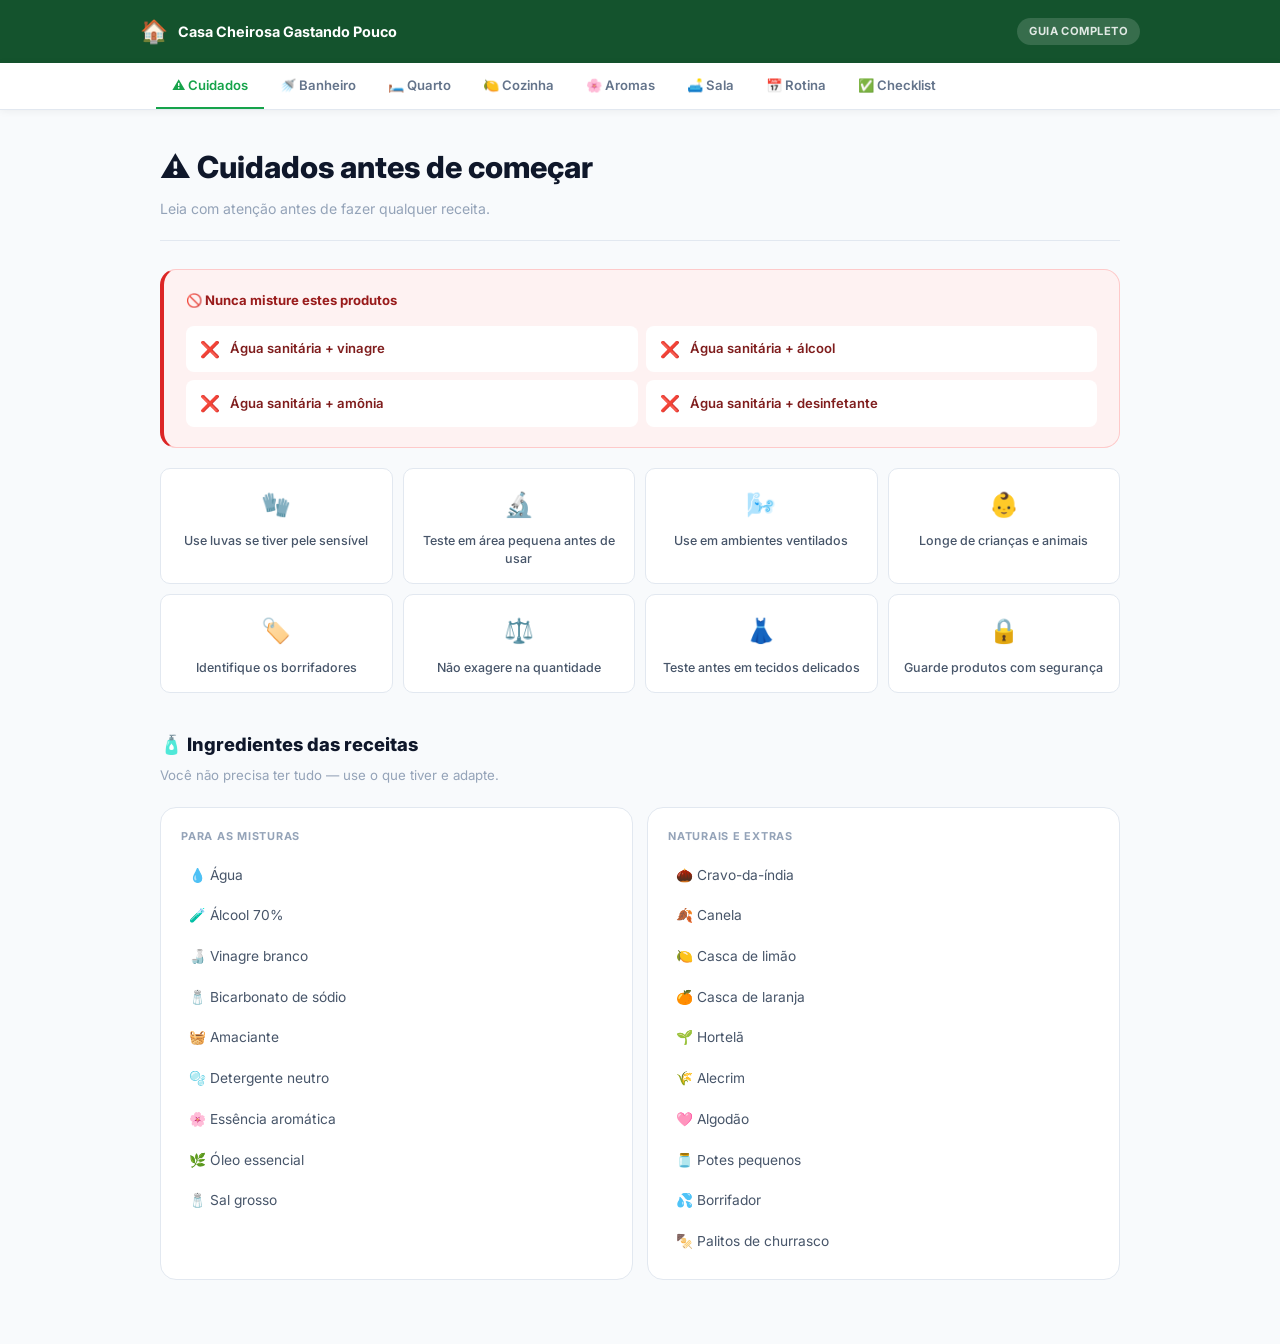
<file: guia.html>
<!DOCTYPE html>
<html lang="pt-BR">
<head>
  <meta charset="UTF-8" />
  <meta name="viewport" content="width=device-width, initial-scale=1.0" />
  <title>Casa Cheirosa Gastando Pouco — Guia</title>
  <link rel="preconnect" href="https://fonts.googleapis.com" />
  <link rel="preconnect" href="https://fonts.gstatic.com" crossorigin />
  <link href="https://fonts.googleapis.com/css2?family=Inter:wght@400;500;600;700;800;900&display=swap" rel="stylesheet" />
  <link rel="stylesheet" href="guia.css" />
</head>
<body>

<!-- TOPO -->
<header class="top-bar">
  <div class="top-inner">
    <div class="top-brand"><span>🏠</span><strong>Casa Cheirosa Gastando Pouco</strong></div>
    <span class="top-badge">Guia completo</span>
  </div>
</header>

<!-- ABAS -->
<nav class="tabs-bar">
  <div class="tabs-inner">
    <button class="tab active" data-tab="cuidados">⚠️ Cuidados</button>
    <button class="tab" data-tab="banheiro">🚿 Banheiro</button>
    <button class="tab" data-tab="quarto">🛏️ Quarto</button>
    <button class="tab" data-tab="cozinha">🍋 Cozinha</button>
    <button class="tab" data-tab="aromatizadores">🌸 Aromas</button>
    <button class="tab" data-tab="sala">🛋️ Sala</button>
    <button class="tab" data-tab="rotina">📅 Rotina</button>
    <button class="tab" data-tab="checklist">✅ Checklist</button>
  </div>
</nav>

<main class="main">

  <!-- ══ CUIDADOS ══ -->
  <div id="tab-cuidados" class="panel active">
    <div class="panel-head">
      <h1>⚠️ Cuidados antes de começar</h1>
      <p>Leia com atenção antes de fazer qualquer receita.</p>
    </div>

    <div class="warn-card">
      <p class="warn-title">🚫 Nunca misture estes produtos</p>
      <div class="warn-grid">
        <div class="warn-item"><span>❌</span><p>Água sanitária + vinagre</p></div>
        <div class="warn-item"><span>❌</span><p>Água sanitária + álcool</p></div>
        <div class="warn-item"><span>❌</span><p>Água sanitária + amônia</p></div>
        <div class="warn-item"><span>❌</span><p>Água sanitária + desinfetante</p></div>
      </div>
    </div>

    <div class="tip-cards">
      <div class="tip-card"><span>🧤</span><p>Use luvas se tiver pele sensível</p></div>
      <div class="tip-card"><span>🔬</span><p>Teste em área pequena antes de usar</p></div>
      <div class="tip-card"><span>🌬️</span><p>Use em ambientes ventilados</p></div>
      <div class="tip-card"><span>👶</span><p>Longe de crianças e animais</p></div>
      <div class="tip-card"><span>🏷️</span><p>Identifique os borrifadores</p></div>
      <div class="tip-card"><span>⚖️</span><p>Não exagere na quantidade</p></div>
      <div class="tip-card"><span>👗</span><p>Teste antes em tecidos delicados</p></div>
      <div class="tip-card"><span>🔒</span><p>Guarde produtos com segurança</p></div>
    </div>

    <div class="ing-section">
      <h2 class="section-title">🧴 Ingredientes das receitas</h2>
      <p class="section-sub">Você não precisa ter tudo — use o que tiver e adapte.</p>
      <div class="ing-cols">
        <div class="ing-col">
          <p class="ing-group">Para as misturas</p>
          <ul>
            <li>💧 Água</li><li>🧪 Álcool 70%</li><li>🍶 Vinagre branco</li>
            <li>🧂 Bicarbonato de sódio</li><li>🧺 Amaciante</li>
            <li>🫧 Detergente neutro</li><li>🌸 Essência aromática</li>
            <li>🌿 Óleo essencial</li><li>🧂 Sal grosso</li>
          </ul>
        </div>
        <div class="ing-col">
          <p class="ing-group">Naturais e extras</p>
          <ul>
            <li>🌰 Cravo-da-índia</li><li>🍂 Canela</li>
            <li>🍋 Casca de limão</li><li>🍊 Casca de laranja</li>
            <li>🌱 Hortelã</li><li>🌾 Alecrim</li>
            <li>🩷 Algodão</li><li>🫙 Potes pequenos</li>
            <li>💦 Borrifador</li><li>🍢 Palitos de churrasco</li>
          </ul>
        </div>
      </div>
    </div>
  </div>

  <!-- ══ BANHEIRO ══ -->
  <div id="tab-banheiro" class="panel">
    <div class="panel-head green">
      <h1>🚿 Banheiro</h1>
      <p>4 receitas para cheiro fresco o dia todo.</p>
    </div>
    <div class="recipe-grid">

      <div class="recipe-card">
        <div class="rc-top green-top">
          <span class="rc-n">01</span>
          <h3>Spray cheiroso para banheiro</h3>
        </div>
        <div class="rc-cols">
          <div class="rc-left">
            <p class="rc-lbl">Ingredientes</p>
            <ul><li>200 ml de água</li><li>100 ml de álcool 70%</li><li>1 col. de sopa de amaciante</li><li>10 gotas de essência</li></ul>
          </div>
          <div class="rc-right">
            <p class="rc-lbl">Preparo</p>
            <p>Coloque tudo em um borrifador e agite bem antes de usar.</p>
            <p class="rc-lbl mt">Como usar</p>
            <p>Borrife no ar, perto do ralo, atrás do vaso e nos cantinhos após a limpeza.</p>
          </div>
        </div>
        <div class="rc-alert">⚠️ Não borrife em pisos escorregadios ou superfícies delicadas.</div>
      </div>

      <div class="recipe-card">
        <div class="rc-top green-top">
          <span class="rc-n">02</span>
          <h3>Misturinha para ralo</h3>
        </div>
        <div class="rc-cols">
          <div class="rc-left">
            <p class="rc-lbl">Ingredientes</p>
            <ul><li>2 col. de sopa de bicarbonato</li><li>100 ml de vinagre branco</li><li>500 ml de água quente</li></ul>
          </div>
          <div class="rc-right">
            <p class="rc-lbl">Preparo</p>
            <p>Coloque o bicarbonato no ralo, adicione o vinagre, espere alguns minutos e finalize com água quente.</p>
            <p class="rc-lbl mt">Como usar</p>
            <p>1 vez por semana para reduzir odores no ralo.</p>
          </div>
        </div>
        <div class="rc-alert">⚠️ Não use junto com água sanitária.</div>
      </div>

      <div class="recipe-card">
        <div class="rc-top green-top">
          <span class="rc-n">03</span>
          <h3>Algodão aromatizado para lixeira</h3>
        </div>
        <div class="rc-cols">
          <div class="rc-left">
            <p class="rc-lbl">Ingredientes</p>
            <ul><li>1 pedaço de algodão</li><li>Gotas de essência</li></ul>
          </div>
          <div class="rc-right">
            <p class="rc-lbl">Preparo</p>
            <p>Pingue algumas gotas no algodão.</p>
            <p class="rc-lbl mt">Como usar</p>
            <p>Coloque no fundo da lixeira, por baixo do saco de lixo.</p>
          </div>
        </div>
        <div class="rc-alert">⚠️ Troque sempre que perder o cheiro.</div>
      </div>

      <div class="recipe-card">
        <div class="rc-top green-top">
          <span class="rc-n">04</span>
          <h3>Pastilha para cantinho do banheiro</h3>
        </div>
        <div class="rc-cols">
          <div class="rc-left">
            <p class="rc-lbl">Ingredientes</p>
            <ul><li>2 col. de sopa de bicarbonato</li><li>1 col. de amaciante</li><li>Gotas de essência</li><li>1 col. de água se precisar</li></ul>
          </div>
          <div class="rc-right">
            <p class="rc-lbl">Preparo</p>
            <p>Misture até formar uma pastinha grossa. Coloque em um potinho aberto.</p>
            <p class="rc-lbl mt">Como usar</p>
            <p>Deixe em um cantinho seguro do banheiro.</p>
          </div>
        </div>
        <div class="rc-alert">⚠️ Não deixe ao alcance de crianças ou animais.</div>
      </div>

    </div>
  </div>

  <!-- ══ QUARTO ══ -->
  <div id="tab-quarto" class="panel">
    <div class="panel-head blue">
      <h1>🛏️ Quarto e roupas de cama</h1>
      <p>4 receitas para cheiro fresco e ambiente aconchegante.</p>
    </div>
    <div class="recipe-grid">

      <div class="recipe-card">
        <div class="rc-top blue-top"><span class="rc-n">05</span><h3>Água de lençol caseira</h3></div>
        <div class="rc-cols">
          <div class="rc-left"><p class="rc-lbl">Ingredientes</p><ul><li>200 ml de água</li><li>100 ml de álcool 70%</li><li>1 col. de amaciante</li><li>10 gotas de essência suave</li></ul></div>
          <div class="rc-right"><p class="rc-lbl">Preparo</p><p>Misture tudo no borrifador e agite bem.</p><p class="rc-lbl mt">Como usar</p><p>Borrife levemente nos lençóis, cortinas e colchas, mantendo distância.</p></div>
        </div>
        <div class="rc-alert">⚠️ Não encharque. Teste antes em uma parte pequena.</div>
      </div>

      <div class="recipe-card">
        <div class="rc-top blue-top"><span class="rc-n">06</span><h3>Spray para travesseiro</h3></div>
        <div class="rc-cols">
          <div class="rc-left"><p class="rc-lbl">Ingredientes</p><ul><li>250 ml de água</li><li>50 ml de álcool 70%</li><li>5 gotas de essência suave</li></ul></div>
          <div class="rc-right"><p class="rc-lbl">Preparo</p><p>Misture em um borrifador limpo.</p><p class="rc-lbl mt">Como usar</p><p>Borrife pouco no travesseiro e espere secar antes de deitar.</p></div>
        </div>
        <div class="rc-alert">⚠️ Evite aromas muito fortes no quarto.</div>
      </div>

      <div class="recipe-card">
        <div class="rc-top blue-top"><span class="rc-n">07</span><h3>Sachê para guarda-roupa</h3></div>
        <div class="rc-cols">
          <div class="rc-left"><p class="rc-lbl">Ingredientes</p><ul><li>Pedaço de tecido</li><li>Sabonete ralado ou cravo</li><li>Gotas de essência</li><li>Barbante ou elástico</li></ul></div>
          <div class="rc-right"><p class="rc-lbl">Preparo</p><p>Coloque o sabonete ou cravo no tecido, pingue essência e feche como saquinho.</p><p class="rc-lbl mt">Como usar</p><p>Coloque em gavetas ou no guarda-roupa.</p></div>
        </div>
        <div class="rc-alert">⚠️ Não encoste em roupas delicadas.</div>
      </div>

      <div class="recipe-card">
        <div class="rc-top blue-top"><span class="rc-n">08</span><h3>Potinho antimofo cheiroso</h3></div>
        <div class="rc-cols">
          <div class="rc-left"><p class="rc-lbl">Ingredientes</p><ul><li>Sal grosso</li><li>Gotas de essência</li><li>1 potinho aberto</li></ul></div>
          <div class="rc-right"><p class="rc-lbl">Preparo</p><p>Coloque o sal no potinho e pingue a essência.</p><p class="rc-lbl mt">Como usar</p><p>Deixe no guarda-roupa ou num canto seco do quarto.</p></div>
        </div>
        <div class="rc-alert">⚠️ Troque quando o sal ficar muito úmido.</div>
      </div>

    </div>
  </div>

  <!-- ══ COZINHA ══ -->
  <div id="tab-cozinha" class="panel">
    <div class="panel-head yellow">
      <h1>🍋 Cozinha</h1>
      <p>4 receitas para neutralizar cheiro de comida, gordura e lixo.</p>
    </div>
    <div class="recipe-grid">

      <div class="recipe-card">
        <div class="rc-top yellow-top"><span class="rc-n">09</span><h3>Panela aromática cítrica</h3></div>
        <div class="rc-cols">
          <div class="rc-left"><p class="rc-lbl">Ingredientes</p><ul><li>Cascas de limão ou laranja</li><li>Cravo-da-índia</li><li>Canela (opcional)</li><li>Água</li></ul></div>
          <div class="rc-right"><p class="rc-lbl">Preparo</p><p>Ferva tudo em fogo baixo por alguns minutos.</p><p class="rc-lbl mt">Como usar</p><p>Use após cozinhar frituras ou alimentos com cheiro forte.</p></div>
        </div>
        <div class="rc-alert">⚠️ Não deixe no fogo sem supervisão.</div>
      </div>

      <div class="recipe-card">
        <div class="rc-top yellow-top"><span class="rc-n">10</span><h3>Cheirinho para pia</h3></div>
        <div class="rc-cols">
          <div class="rc-left"><p class="rc-lbl">Ingredientes</p><ul><li>1 col. de bicarbonato</li><li>Gotas de detergente neutro</li><li>300 ml de água quente</li></ul></div>
          <div class="rc-right"><p class="rc-lbl">Preparo</p><p>Misture o bicarbonato com o detergente e jogue na pia. Finalize com água quente.</p><p class="rc-lbl mt">Como usar</p><p>Use depois de lavar louça ou quando sentir mau cheiro.</p></div>
        </div>
        <div class="rc-alert">⚠️ Não misture com água sanitária.</div>
      </div>

      <div class="recipe-card">
        <div class="rc-top yellow-top"><span class="rc-n">11</span><h3>Geladeira sem mau cheiro</h3></div>
        <div class="rc-cols">
          <div class="rc-left"><p class="rc-lbl">Ingredientes</p><ul><li>1 potinho pequeno</li><li>2 col. de bicarbonato</li></ul></div>
          <div class="rc-right"><p class="rc-lbl">Preparo</p><p>Coloque o bicarbonato no potinho aberto.</p><p class="rc-lbl mt">Como usar</p><p>Deixe no fundo da geladeira. Troque a cada 15 dias.</p></div>
        </div>
        <div class="rc-alert">⚠️ Não derrame sobre alimentos.</div>
      </div>

      <div class="recipe-card">
        <div class="rc-top yellow-top"><span class="rc-n">12</span><h3>Lixeira da cozinha cheirosa</h3></div>
        <div class="rc-cols">
          <div class="rc-left"><p class="rc-lbl">Ingredientes</p><ul><li>1 pedaço de algodão</li><li>Essência de limão ou laranja</li></ul></div>
          <div class="rc-right"><p class="rc-lbl">Preparo</p><p>Pingue algumas gotas no algodão.</p><p class="rc-lbl mt">Como usar</p><p>Coloque no fundo da lixeira, por baixo do saco.</p></div>
        </div>
        <div class="rc-alert">⚠️ Troque sempre que lavar a lixeira.</div>
      </div>

    </div>
  </div>

  <!-- ══ AROMATIZADORES ══ -->
  <div id="tab-aromatizadores" class="panel">
    <div class="panel-head pink">
      <h1>🌸 Aromatizadores caseiros</h1>
      <p>4 receitas para perfumar qualquer ambiente.</p>
    </div>
    <div class="recipe-grid">

      <div class="recipe-card">
        <div class="rc-top pink-top"><span class="rc-n">13</span><h3>Aromatizador com palitos</h3></div>
        <div class="rc-cols">
          <div class="rc-left"><p class="rc-lbl">Ingredientes</p><ul><li>100 ml de álcool 70%</li><li>100 ml de água</li><li>30 ml de essência</li><li>Palitos de churrasco</li><li>1 frasco pequeno</li></ul></div>
          <div class="rc-right"><p class="rc-lbl">Preparo</p><p>Misture água, álcool e essência no frasco. Coloque os palitos dentro.</p><p class="rc-lbl mt">Como usar</p><p>Deixe em local seguro. Vire os palitos de vez em quando.</p></div>
        </div>
        <div class="rc-alert">⚠️ Não deixe perto de fogo ou tomada.</div>
      </div>

      <div class="recipe-card">
        <div class="rc-top pink-top"><span class="rc-n">14</span><h3>Borrifador multiambiente</h3></div>
        <div class="rc-cols">
          <div class="rc-left"><p class="rc-lbl">Ingredientes</p><ul><li>250 ml de água</li><li>100 ml de álcool 70%</li><li>1 col. de amaciante</li><li>Essência (opcional)</li></ul></div>
          <div class="rc-right"><p class="rc-lbl">Preparo</p><p>Misture tudo no borrifador.</p><p class="rc-lbl mt">Como usar</p><p>Borrife no ar, em cortinas e nos ambientes.</p></div>
        </div>
        <div class="rc-alert">⚠️ Use com moderação e teste antes em tecidos.</div>
      </div>

      <div class="recipe-card">
        <div class="rc-top pink-top"><span class="rc-n">15</span><h3>Potinho com sal grosso</h3></div>
        <div class="rc-cols">
          <div class="rc-left"><p class="rc-lbl">Ingredientes</p><ul><li>Sal grosso</li><li>Amaciante ou essência</li><li>Cravo-da-índia</li><li>1 pote pequeno</li></ul></div>
          <div class="rc-right"><p class="rc-lbl">Preparo</p><p>Coloque o sal no pote, adicione gotas de essência e finalize com cravos.</p><p class="rc-lbl mt">Como usar</p><p>Deixe em banheiro, sala ou quarto.</p></div>
        </div>
        <div class="rc-alert">⚠️ Não coloque onde possa virar facilmente.</div>
      </div>

      <div class="recipe-card">
        <div class="rc-top pink-top"><span class="rc-n">16</span><h3>Aroma natural com cascas</h3></div>
        <div class="rc-cols">
          <div class="rc-left"><p class="rc-lbl">Ingredientes</p><ul><li>Cascas de laranja ou limão</li><li>Cravo-da-índia</li><li>Água</li><li>Canela (opcional)</li></ul></div>
          <div class="rc-right"><p class="rc-lbl">Preparo</p><p>Ferva os ingredientes em água por alguns minutos.</p><p class="rc-lbl mt">Como usar</p><p>Perfuma cozinha e sala de forma natural.</p></div>
        </div>
        <div class="rc-alert">⚠️ Não guarde essa mistura por muitos dias.</div>
      </div>

    </div>
  </div>

  <!-- ══ SALA ══ -->
  <div id="tab-sala" class="panel">
    <div class="panel-head teal">
      <h1>🛋️ Sala e ambientes gerais</h1>
      <p>4 receitas para sofá, cortinas, chão e entrada da casa.</p>
    </div>
    <div class="recipe-grid">

      <div class="recipe-card">
        <div class="rc-top teal-top"><span class="rc-n">17</span><h3>Spray para sofá e cortinas</h3></div>
        <div class="rc-cols">
          <div class="rc-left"><p class="rc-lbl">Ingredientes</p><ul><li>300 ml de água</li><li>100 ml de álcool 70%</li><li>1 col. de amaciante</li><li>5 gotas de essência</li></ul></div>
          <div class="rc-right"><p class="rc-lbl">Preparo</p><p>Misture tudo no borrifador.</p><p class="rc-lbl mt">Como usar</p><p>Borrife de longe no sofá, cortinas e tapetes.</p></div>
        </div>
        <div class="rc-alert">⚠️ Teste antes para não manchar.</div>
      </div>

      <div class="recipe-card">
        <div class="rc-top teal-top"><span class="rc-n">18</span><h3>Cheirinho para entrada da casa</h3></div>
        <div class="rc-cols">
          <div class="rc-left"><p class="rc-lbl">Ingredientes</p><ul><li>1 potinho pequeno</li><li>Algodão</li><li>Essência ou óleo essencial</li></ul></div>
          <div class="rc-right"><p class="rc-lbl">Preparo</p><p>Coloque o algodão no pote e pingue essência.</p><p class="rc-lbl mt">Como usar</p><p>Deixe perto da entrada ou em aparadores.</p></div>
        </div>
        <div class="rc-alert">⚠️ Fora do alcance de crianças e pets.</div>
      </div>

      <div class="recipe-card">
        <div class="rc-top teal-top"><span class="rc-n">19</span><h3>Pano de chão cheiroso</h3></div>
        <div class="rc-cols">
          <div class="rc-left"><p class="rc-lbl">Ingredientes</p><ul><li>1 litro de água</li><li>1 col. de detergente neutro</li><li>1 col. de desinfetante perfumado</li></ul></div>
          <div class="rc-right"><p class="rc-lbl">Preparo</p><p>Misture tudo num balde.</p><p class="rc-lbl mt">Como usar</p><p>Passe pano após a limpeza comum.</p></div>
        </div>
        <div class="rc-alert">⚠️ Não exagere para o piso não ficar escorregadio.</div>
      </div>

      <div class="recipe-card">
        <div class="rc-top teal-top"><span class="rc-n">20</span><h3>Cheiro fresco para cortinas</h3></div>
        <div class="rc-cols">
          <div class="rc-left"><p class="rc-lbl">Ingredientes</p><ul><li>250 ml de água</li><li>50 ml de álcool 70%</li><li>5 gotas de essência suave</li></ul></div>
          <div class="rc-right"><p class="rc-lbl">Preparo</p><p>Misture no borrifador.</p><p class="rc-lbl mt">Como usar</p><p>Borrife de leve nas cortinas, mantendo distância.</p></div>
        </div>
        <div class="rc-alert">⚠️ Não use em tecidos delicados sem testar.</div>
      </div>

    </div>
  </div>

  <!-- ══ ROTINA ══ -->
  <div id="tab-rotina" class="panel">
    <div class="panel-head">
      <h1>📅 Rotina da casa cheirosa</h1>
      <p>Uma rotina leve para manter o cheiro bom sem esforço.</p>
    </div>
    <div class="rotina-grid">
      <div class="rot-card rot-green">
        <p class="rot-freq">Todo dia</p>
        <ul>
          <li>🌬️ Abrir as janelas por alguns minutos</li>
          <li>🗑️ Tirar o lixo do banheiro e da cozinha</li>
          <li>🧺 Evitar panos úmidos jogados</li>
          <li>🍽️ Lavar louça e limpar a pia</li>
          <li>💦 Borrifar aromatizador nos ambientes</li>
        </ul>
      </div>
      <div class="rot-card rot-blue">
        <p class="rot-freq">2 a 3x por semana</p>
        <ul>
          <li>🚿 Limpar ralos</li>
          <li>🧻 Trocar panos de pia</li>
          <li>🛏️ Borrifar água de lençol</li>
          <li>🧊 Conferir geladeira e lixeira</li>
          <li>🏠 Passar pano nos ambientes</li>
        </ul>
      </div>
      <div class="rot-card rot-amber">
        <p class="rot-freq">1x por semana</p>
        <ul>
          <li>🪣 Lavar lixeiras</li>
          <li>🌸 Trocar sachês e aromatizadores</li>
          <li>👗 Limpar guarda-roupa e gavetas</li>
          <li>🚿 Limpeza completa no banheiro</li>
          <li>🌿 Preparar novas misturas</li>
        </ul>
      </div>
    </div>

    <div class="dicas-section">
      <h2 class="section-title">💡 Para o cheiro durar mais</h2>
      <div class="dicas-grid">
        <div class="dica"><span>🧹</span><p>Primeiro limpe a origem do mau cheiro — não esconda com perfume</p></div>
        <div class="dica"><span>🌬️</span><p>Casa ventilada mantém o cheiro bom por mais tempo</p></div>
        <div class="dica"><span>😴</span><p>Use aromas suaves no quarto e cítricos na cozinha</p></div>
        <div class="dica"><span>🧺</span><p>Evite exagerar no amaciante — menos é mais</p></div>
        <div class="dica"><span>🧻</span><p>Troque panos úmidos com frequência</p></div>
        <div class="dica"><span>🪣</span><p>Lave as lixeiras regularmente</p></div>
        <div class="dica"><span>🗑️</span><p>Nunca deixe lixo acumulado</p></div>
        <div class="dica"><span>⚠️</span><p>Nunca misture produtos sem saber se é seguro</p></div>
      </div>
    </div>
  </div>

  <!-- ══ CHECKLIST ══ -->
  <div id="tab-checklist" class="panel">
    <div class="panel-head">
      <h1>✅ Checklist da casa cheirosa</h1>
      <p>Marque o que já está em dia. O progresso é salvo no seu dispositivo.</p>
    </div>

    <div class="progress-bar-wrap">
      <div class="progress-bar"><div class="progress-fill" id="prog-fill"></div></div>
      <span id="prog-text">0 de 15</span>
    </div>

    <div class="checklist">
      <label class="cl"><input type="checkbox" data-key="c0"/><span>🚿 Banheiro limpo</span></label>
      <label class="cl"><input type="checkbox" data-key="c1"/><span>🕳️ Ralo sem mau cheiro</span></label>
      <label class="cl"><input type="checkbox" data-key="c2"/><span>🩷 Lixeira com algodão aromatizado</span></label>
      <label class="cl"><input type="checkbox" data-key="c3"/><span>🌬️ Quarto ventilado</span></label>
      <label class="cl"><input type="checkbox" data-key="c4"/><span>🛏️ Lençóis com cheiro leve</span></label>
      <label class="cl"><input type="checkbox" data-key="c5"/><span>😴 Travesseiros secos antes de usar</span></label>
      <label class="cl"><input type="checkbox" data-key="c6"/><span>👗 Guarda-roupa com sachê</span></label>
      <label class="cl"><input type="checkbox" data-key="c7"/><span>🍋 Pia da cozinha sem mau cheiro</span></label>
      <label class="cl"><input type="checkbox" data-key="c8"/><span>🧊 Geladeira com bicarbonato</span></label>
      <label class="cl"><input type="checkbox" data-key="c9"/><span>🗑️ Lixeira da cozinha limpa</span></label>
      <label class="cl"><input type="checkbox" data-key="c10"/><span>🌸 Aromatizador nos ambientes</span></label>
      <label class="cl"><input type="checkbox" data-key="c11"/><span>🛋️ Sofá e cortinas com cheiro leve</span></label>
      <label class="cl"><input type="checkbox" data-key="c12"/><span>🔒 Produtos guardados com segurança</span></label>
      <label class="cl"><input type="checkbox" data-key="c13"/><span>🔬 Receitas testadas antes de usar</span></label>
      <label class="cl"><input type="checkbox" data-key="c14"/><span>🏷️ Borrifadores identificados</span></label>
    </div>

    <div class="enc-box">
      <span>🏠</span>
      <div>
        <h3>Agora é só colocar em prática</h3>
        <p>"Casa cheirosa não precisa ser cara. Precisa de cuidado, rotina e as receitas certas."</p>
      </div>
    </div>
  </div>

</main>

<script>
  // Abas
  document.querySelectorAll('.tab').forEach(function(btn) {
    btn.addEventListener('click', function() {
      document.querySelectorAll('.tab').forEach(function(t) { t.classList.remove('active'); });
      document.querySelectorAll('.panel').forEach(function(p) { p.classList.remove('active'); });
      btn.classList.add('active');
      document.getElementById('tab-' + btn.dataset.tab).classList.add('active');
      window.scrollTo({ top: 0, behavior: 'smooth' });
    });
  });

  // Checklist
  var total = 15;
  function updateProgress() {
    var done = document.querySelectorAll('.cl input:checked').length;
    var pct = Math.round(done / total * 100);
    document.getElementById('prog-fill').style.width = pct + '%';
    document.getElementById('prog-text').textContent = done + ' de ' + total;
  }

  document.querySelectorAll('.cl input').forEach(function(cb) {
    var k = cb.dataset.key;
    cb.checked = localStorage.getItem(k) === '1';
    cb.closest('.cl').classList.toggle('done', cb.checked);
    cb.addEventListener('change', function() {
      localStorage.setItem(k, this.checked ? '1' : '0');
      this.closest('.cl').classList.toggle('done', this.checked);
      updateProgress();
    });
  });

  updateProgress();
</script>
</body>
</html>
</file>
<file: style.css>
*, *::before, *::after { box-sizing: border-box; margin: 0; padding: 0; }

:root {
  --green:       #16a34a;
  --green-dark:  #14532d;
  --green-mid:   #22c55e;
  --green-bg:    #f0fdf4;
  --green-lt:    #dcfce7;
  --amber:       #f59e0b;
  --red:         #dc2626;
  --red-bg:      #fef2f2;
  --white:       #ffffff;
  --g50:         #f8fafc;
  --g100:        #f1f5f9;
  --g200:        #e2e8f0;
  --g400:        #94a3b8;
  --g500:        #64748b;
  --g600:        #475569;
  --g700:        #334155;
  --g800:        #1e293b;
  --g900:        #0f172a;
  --font:        'Inter', sans-serif;
  --r:           10px;
  --r-lg:        18px;
  --sh:          0 2px 16px rgba(0,0,0,.07);
  --sh-lg:       0 8px 40px rgba(0,0,0,.12);
}

html {
  scroll-behavior: smooth;
  overflow-x: hidden;
}

body {
  font-family: var(--font);
  color: var(--g700);
  background: var(--white);
  font-size: 16px;
  line-height: 1.65;
  -webkit-font-smoothing: antialiased;
  overflow-x: hidden;
  width: 100%;
}

a { text-decoration: none; color: inherit; }
ul { list-style: none; }

.container {
  max-width: 1060px;
  width: 100%;
  margin: 0 auto;
  padding: 0 20px;
  box-sizing: border-box;
}

.center { text-align: center; }

/* ── LABELS ── */
.label {
  display: inline-block;
  font-size: .7rem;
  font-weight: 700;
  text-transform: uppercase;
  letter-spacing: .09em;
  background: var(--green-lt);
  color: var(--green-dark);
  padding: 4px 14px;
  border-radius: 100px;
  margin-bottom: 12px;
}
.green-label { background: var(--green-lt); color: var(--green-dark); }
.red-label   { background: var(--red-bg); color: var(--red); }
.label-light { background: rgba(255,255,255,.15); color: rgba(255,255,255,.85); }

/* ── HEADINGS ── */
h2 {
  font-size: clamp(1.6rem, 3.5vw, 2.2rem);
  font-weight: 800;
  color: var(--g900);
  line-height: 1.2;
  margin-bottom: 12px;
}
h2.white { color: white; }

.section-desc {
  font-size: .97rem;
  color: var(--g500);
  max-width: 100%;
  margin: 0 auto 40px;
  line-height: 1.7;
}
.section-desc.light { color: rgba(255,255,255,.65); }

/* ── BUTTON ── */
.btn-cta {
  display: inline-flex;
  align-items: center;
  justify-content: center;
  background: linear-gradient(135deg, #22c55e, #15803d);
  color: white;
  font-family: var(--font);
  font-size: 1.05rem;
  font-weight: 800;
  padding: 17px 40px;
  border-radius: var(--r);
  border: none;
  cursor: pointer;
  box-shadow: 0 6px 28px rgba(22,163,74,.4);
  transition: transform .18s, box-shadow .18s;
  letter-spacing: -.01em;
  max-width: 440px;
  width: 100%;
  text-align: center;
  margin-top: 20px;
}
.btn-cta:hover { transform: translateY(-3px); box-shadow: 0 12px 40px rgba(22,163,74,.5); }
.btn-cta:active { transform: none; }

/* ══════════════════
   HERO
══════════════════ */
.hero {
  background: linear-gradient(170deg, #f0fdf4 0%, #ffffff 60%);
  padding: 72px 0 80px;
  text-align: center;
  position: relative;
  width: 100%;
}

.hero::before {
  content: '';
  position: absolute;
  top: 0; left: 0; right: 0; bottom: 0;
  background-image: radial-gradient(circle, #dcfce7 1px, transparent 1px);
  background-size: 28px 28px;
  opacity: .5;
  pointer-events: none;
  overflow: hidden;
}

.hero .container { position: relative; }

.hero-tag {
  display: inline-flex;
  align-items: center;
  gap: 8px;
  font-size: .8rem;
  font-weight: 600;
  color: var(--g600);
  background: white;
  border: 1px solid var(--g200);
  padding: 7px 16px;
  border-radius: 100px;
  margin-bottom: 28px;
  box-shadow: var(--sh);
}

.live-dot {
  width: 8px; height: 8px;
  background: var(--green-mid);
  border-radius: 50%;
  flex-shrink: 0;
  animation: pulse 1.8s ease-in-out infinite;
}

@keyframes pulse {
  0%, 100% { box-shadow: 0 0 0 0 rgba(34,197,94,.5); }
  50%       { box-shadow: 0 0 0 6px rgba(34,197,94,0); }
}

.hero h1 {
  font-size: clamp(1.8rem, 5vw, 3.2rem);
  font-weight: 900;
  color: var(--g900);
  line-height: 1.2;
  max-width: 100%;
  margin: 0 auto 18px;
  letter-spacing: -.02em;
  word-break: break-word;
}

.hero h1 span { color: var(--green); }

.hero-sub {
  font-size: 1rem;
  color: var(--g500);
  max-width: 100%;
  margin: 0 auto;
  line-height: 1.75;
}

.hero-trust {
  font-size: .75rem;
  color: var(--g400);
  margin-top: 12px;
  font-weight: 500;
  word-break: break-word;
}

.hero-badges {
  display: flex;
  justify-content: center;
  gap: 12px;
  margin-top: 44px;
  flex-wrap: wrap;
}

.badge-item {
  display: flex;
  align-items: center;
  gap: 8px;
  background: white;
  border: 1px solid var(--g200);
  border-radius: 100px;
  padding: 8px 18px;
  font-size: .82rem;
  font-weight: 600;
  color: var(--g700);
  box-shadow: var(--sh);
}
.badge-item span { font-size: 1rem; }

/* ══════════════════
   SEÇÕES BASE
══════════════════ */
.section-white    { padding: 80px 0; background: var(--white); }
.section-green-bg { padding: 80px 0; background: var(--green-bg); }
.section-dark     { padding: 80px 0; background: linear-gradient(145deg, #0f3d20, #16a34a); }
.section-price    { padding: 80px 0; background: linear-gradient(170deg, #f0fdf4, #ffffff); }
.section-faq      { padding: 80px 0; background: var(--g50); }
.section-final    { padding: 90px 0; background: linear-gradient(145deg, #0f3d20, #16a34a); }

/* ══════════════════
   DOR
══════════════════ */
.two-col {
  display: grid;
  grid-template-columns: 1fr 1fr;
  gap: 64px;
  align-items: start;
}

.col-text h2 { margin-bottom: 16px; }
.col-text p  { font-size: .95rem; color: var(--g500); line-height: 1.75; margin-bottom: 12px; }
.col-text p strong { color: var(--g700); }

.col-cards { display: flex; flex-direction: column; gap: 12px; }

.dor-card {
  display: flex;
  align-items: flex-start;
  gap: 14px;
  background: var(--g50);
  border: 1px solid var(--g200);
  border-radius: var(--r);
  padding: 16px 18px;
  transition: box-shadow .18s;
}
.dor-card:hover { box-shadow: var(--sh); }
.dor-card > span { font-size: 1.6rem; flex-shrink: 0; margin-top: 2px; }
.dor-card h4 { font-size: .88rem; font-weight: 700; color: var(--g800); margin-bottom: 3px; }
.dor-card p  { font-size: .82rem; color: var(--g500); line-height: 1.5; }

/* ══════════════════
   SOLUÇÃO
══════════════════ */
.section-green-bg h2 { text-align: center; }
.section-green-bg .section-desc { text-align: center; }

.sol-grid {
  display: grid;
  grid-template-columns: 1fr 1fr;
  gap: 12px;
  max-width: 680px;
  margin: 0 auto;
}

.sol-item {
  display: flex;
  align-items: flex-start;
  gap: 10px;
  background: white;
  border-radius: var(--r);
  padding: 14px 16px;
  font-size: .88rem;
  color: var(--g700);
  line-height: 1.5;
  border: 1px solid var(--green-lt);
}
.sol-item span { color: var(--green); font-weight: 700; flex-shrink: 0; margin-top: 1px; }

/* ══════════════════
   CONTEÚDO
══════════════════ */
.grid-4 {
  display: grid;
  grid-template-columns: repeat(4, 1fr);
  gap: 14px;
}

.content-card {
  background: var(--g50);
  border: 1px solid var(--g200);
  border-radius: var(--r-lg);
  padding: 22px 16px;
  text-align: left;
  transition: all .18s;
}
.content-card:hover { background: var(--green-bg); border-color: var(--green-lt); transform: translateY(-2px); box-shadow: var(--sh); }
.cc-destaque { background: var(--green-bg); border-color: var(--green-lt); border-top: 3px solid var(--green); }
.cc-icon { font-size: 1.8rem; margin-bottom: 10px; }
.content-card h4 { font-size: .85rem; font-weight: 700; color: var(--g800); margin-bottom: 5px; }
.content-card p  { font-size: .78rem; color: var(--g500); line-height: 1.5; }

/* ══════════════════
   POR QUE FUNCIONA
══════════════════ */
.why-card {
  background: rgba(255,255,255,.1);
  border: 1px solid rgba(255,255,255,.15);
  border-radius: var(--r-lg);
  padding: 26px 18px;
  text-align: left;
  transition: background .18s;
}
.why-card:hover { background: rgba(255,255,255,.18); }
.why-card > span { font-size: 2rem; display: block; margin-bottom: 10px; }
.why-card h4 { font-size: .88rem; font-weight: 700; color: white; margin-bottom: 6px; }
.why-card p  { font-size: .8rem; color: rgba(255,255,255,.7); line-height: 1.6; }

.why-note {
  display: inline-block;
  background: rgba(255,255,255,.12);
  border: 1px solid rgba(255,255,255,.2);
  border-radius: 100px;
  padding: 12px 28px;
  font-size: .88rem;
  font-weight: 600;
  color: rgba(255,255,255,.9);
  margin-top: 28px;
}

/* ══════════════════
   SEGURANÇA
══════════════════ */
.safety-block {
  display: flex;
  align-items: flex-start;
  gap: 28px;
  background: var(--g50);
  border: 1px solid var(--g200);
  border-radius: var(--r-lg);
  padding: 36px 40px;
  max-width: 780px;
  margin: 0 auto;
}
.safety-emoji { font-size: 3.5rem; display: block; margin-top: 4px; flex-shrink: 0; }
.safety-right h2 { font-size: 1.4rem; margin-bottom: 10px; }
.safety-right p  { font-size: .92rem; color: var(--g500); line-height: 1.75; margin-bottom: 18px; }

.pill-row { display: flex; flex-wrap: wrap; gap: 8px; }
.pill-no, .pill-yes {
  font-size: .75rem;
  font-weight: 600;
  padding: 5px 14px;
  border-radius: 100px;
}
.pill-no  { background: #fef2f2; color: #991b1b; border: 1px solid #fecaca; }
.pill-yes { background: var(--green-bg); color: var(--green-dark); border: 1px solid var(--green-lt); }

/* ══════════════════
   PREÇO
══════════════════ */
.price-box {
  display: grid;
  grid-template-columns: 1fr 1fr;
  gap: 64px;
  align-items: center;
}

.price-left h2 { font-size: clamp(1.6rem, 3vw, 2.2rem); margin-bottom: 6px; }

.price-num {
  display: inline-flex;
  align-items: flex-start;
  gap: 3px;
  line-height: 1;
  margin: 4px 0 10px;
}
.p-rs  { font-size: 1.2rem; font-weight: 700; color: var(--green-dark); margin-top: 10px; }
.p-int { font-size: 5rem; font-weight: 900; color: var(--green); line-height: 1; }
.p-dec { font-size: 1.8rem; font-weight: 700; color: var(--green-dark); margin-top: 16px; }

.price-obs { font-size: .85rem; color: var(--g400); margin-bottom: 24px; line-height: 1.6; }

.price-list { display: flex; flex-direction: column; gap: 10px; }
.price-list li { font-size: .9rem; color: var(--g600); font-weight: 500; }

.price-card {
  background: white;
  border: 1.5px solid var(--green-lt);
  border-radius: 22px;
  padding: 40px 32px;
  text-align: center;
  position: relative;
  box-shadow: 0 16px 60px rgba(22,163,74,.16), 0 4px 16px rgba(0,0,0,.07);
}

.pc-top {
  position: absolute;
  top: -13px; left: 50%; transform: translateX(-50%);
  background: var(--amber);
  color: white;
  font-size: .65rem;
  font-weight: 900;
  letter-spacing: .08em;
  padding: 5px 18px;
  border-radius: 100px;
  white-space: nowrap;
  box-shadow: 0 3px 10px rgba(245,158,11,.4);
}

.pc-title { font-size: .88rem; font-weight: 700; color: var(--g600); margin-bottom: 3px; margin-top: 8px; }
.pc-sub   { font-size: .73rem; color: var(--g400); margin-bottom: 10px; }

.pc-valor {
  display: inline-flex;
  align-items: flex-start;
  gap: 2px;
  line-height: 1;
  margin-bottom: 4px;
}
.pc-valor span  { font-size: 1.1rem; font-weight: 700; color: var(--green-dark); margin-top: 8px; }
.pc-valor strong { font-size: 4rem; font-weight: 900; color: var(--green); line-height: 1; }
.pc-valor span:last-child { font-size: 1.4rem; margin-top: 12px; }

.btn-cta-card { max-width: 100%; font-size: .97rem; padding: 15px 20px; margin-bottom: 16px; }

.pc-selos { display: flex; justify-content: center; gap: 12px; flex-wrap: wrap; margin-bottom: 14px; }
.pc-selos span { font-size: .72rem; color: var(--g400); font-weight: 500; }

.pc-nota { font-size: .68rem; color: var(--g300); line-height: 1.6; border-top: 1px solid var(--g100); padding-top: 12px; }

/* ══════════════════
   FAQ
══════════════════ */
.faq-wrap {
  max-width: 640px;
  width: 100%;
  margin: 0 auto;
  text-align: left;
  border: 1px solid var(--g200);
  border-radius: var(--r-lg);
  overflow: hidden;
  background: white;
  box-shadow: var(--sh);
}

.faq-item { border-bottom: 1px solid var(--g100); }
.faq-item:last-child { border-bottom: none; }

.faq-btn {
  width: 100%;
  background: none;
  border: none;
  font-family: var(--font);
  font-size: .92rem;
  font-weight: 600;
  color: var(--g800);
  padding: 20px 22px;
  display: flex;
  justify-content: space-between;
  align-items: center;
  gap: 14px;
  cursor: pointer;
  text-align: left;
  transition: background .14s;
}
.faq-btn:hover { background: var(--g50); }
.faq-btn[aria-expanded="true"] { background: var(--green-bg); color: var(--green-dark); }
.faq-btn svg { width: 16px; height: 16px; flex-shrink: 0; color: var(--g400); transition: transform .22s; }
.faq-btn[aria-expanded="true"] svg { transform: rotate(180deg); color: var(--green); }

.faq-body { border-top: 1px solid var(--g100); }
.faq-body p { padding: 16px 22px 20px; font-size: .88rem; color: var(--g500); line-height: 1.75; }

/* ══════════════════
   CTA FINAL
══════════════════ */
.section-final h2 {
  font-size: clamp(1.6rem, 4vw, 2.4rem);
  font-weight: 900;
  color: white;
  max-width: 600px;
  margin: 0 auto 14px;
  line-height: 1.2;
}
.section-final h2 span { color: #86efac; }
.section-final p { font-size: .97rem; color: rgba(255,255,255,.7); margin-bottom: 8px; }

.btn-final {
  background: white;
  color: var(--green-dark);
  box-shadow: 0 6px 28px rgba(0,0,0,.18);
  font-size: 1.05rem;
}
.btn-final:hover { box-shadow: 0 12px 40px rgba(0,0,0,.25); }

.final-trust { font-size: .75rem; color: rgba(255,255,255,.5); margin-top: 14px; font-weight: 500; }

/* ══════════════════
   FOOTER
══════════════════ */
.footer { background: #060d18; padding: 36px 24px; }
.footer p { font-size: .8rem; color: var(--g600); margin-bottom: 8px; }
.footer-obs { font-size: .7rem; color: var(--g700); max-width: 520px; margin: 0 auto; line-height: 1.7; }

/* ══════════════════
   RESPONSIVE TABLET
══════════════════ */
@media (max-width: 860px) {
  .two-col   { grid-template-columns: 1fr; gap: 32px; }
  .grid-4    { grid-template-columns: repeat(2, 1fr); }
  .sol-grid  { grid-template-columns: 1fr; }
  .price-box { grid-template-columns: 1fr; gap: 36px; }
}

/* ══════════════════
   RESPONSIVE MOBILE
══════════════════ */
@media (max-width: 540px) {
  html, body { overflow-x: hidden; }

  .hero { padding: 48px 0 56px; }
  .hero h1 { font-size: 1.75rem; line-height: 1.2; word-break: break-word; }
  .hero-sub { font-size: .93rem; word-break: break-word; }

  .container { padding: 0 18px; }

  .grid-4 { grid-template-columns: 1fr; }
  .two-col { grid-template-columns: 1fr; gap: 28px; }
  .sol-grid { grid-template-columns: 1fr; }

  .safety-block { flex-direction: column; padding: 24px 18px; }

  .section-white, .section-green-bg, .section-dark,
  .section-price, .section-faq, .section-final { padding: 52px 0; }

  .price-box { grid-template-columns: 1fr; gap: 28px; }
  .price-card { padding: 28px 18px; }
  .p-int { font-size: 4rem; }

  .btn-cta {
    font-size: .92rem;
    padding: 15px 20px;
    width: 100%;
    max-width: 100%;
  }

  .hero-badges {
    display: grid;
    grid-template-columns: 1fr 1fr;
    gap: 8px;
  }
  .badge-item { font-size: .78rem; padding: 8px 12px; }

  h2 { font-size: 1.5rem; }

  .faq-btn { font-size: .85rem; padding: 16px 16px; }
  .faq-body p { padding: 12px 16px 16px; }

  .hero-trust { font-size: .7rem; }

  .dor-card { padding: 14px; }
  .dor-card > span { font-size: 1.4rem; }
}
</file>
<file: checkout.css>
*, *::before, *::after { box-sizing: border-box; margin: 0; padding: 0; }

:root {
  --green:      #16a34a;
  --green-dark: #14532d;
  --green-bg:   #f0fdf4;
  --green-lt:   #dcfce7;
  --amber:      #f59e0b;
  --red:        #ef4444;
  --pix:        #32BCAD;
  --white:      #fff;
  --g50:        #f8fafc;
  --g100:       #f1f5f9;
  --g200:       #e2e8f0;
  --g300:       #cbd5e1;
  --g400:       #94a3b8;
  --g500:       #64748b;
  --g600:       #475569;
  --g700:       #334155;
  --g800:       #1e293b;
  --g900:       #0f172a;
  --font:       'Inter', sans-serif;
  --r:          12px;
  --r-lg:       18px;
  --sh:         0 2px 12px rgba(0,0,0,.06);
  --sh-lg:      0 8px 40px rgba(0,0,0,.1);
}

html { scroll-behavior: smooth; }
body {
  font-family: var(--font);
  background: var(--g50);
  color: var(--g700);
  min-height: 100vh;
  -webkit-font-smoothing: antialiased;
  font-size: 15px;
}
a { text-decoration: none; color: inherit; }
ul { list-style: none; }

/* ── STEPS ── */
.step { display: none; min-height: 100vh; }
.step.active { display: block; }

/* ── BACK LINK ── */
.back-link {
  display: inline-flex;
  align-items: center;
  gap: 4px;
  font-size: .8rem;
  font-weight: 600;
  color: var(--g400);
  margin-bottom: 28px;
  background: none;
  border: none;
  cursor: pointer;
  font-family: var(--font);
  transition: color .15s;
}
.back-link:hover { color: var(--g700); }

/* ══════════════════════════════════════
   STEP 1 — FORM
══════════════════════════════════════ */
.page-grid {
  display: grid;
  grid-template-columns: 1fr 420px;
  min-height: 100vh;
}

/* ─ left ─ */
.left-panel {
  background: var(--white);
  border-right: 1px solid var(--g200);
  display: flex;
  justify-content: center;
  padding: 48px 24px;
}
.left-inner {
  width: 100%;
  max-width: 440px;
}

/* brand */
.co-brand {
  display: flex;
  align-items: center;
  gap: 14px;
  margin-bottom: 36px;
  padding: 14px 18px;
  background: var(--green-bg);
  border-radius: var(--r);
  border: 1px solid var(--green-lt);
}
.co-brand-icon {
  font-size: 2rem;
  width: 48px;
  height: 48px;
  background: white;
  border-radius: 10px;
  display: flex;
  align-items: center;
  justify-content: center;
  box-shadow: var(--sh);
  flex-shrink: 0;
}
.co-brand-name {
  font-size: .88rem;
  font-weight: 700;
  color: var(--green-dark);
  margin-bottom: 3px;
}
.co-brand-secure {
  font-size: .73rem;
  color: var(--green);
  font-weight: 600;
}

/* step indicator */
.step-indicator {
  display: flex;
  align-items: center;
  gap: 0;
  margin-bottom: 32px;
}
.si-item {
  display: flex;
  align-items: center;
  flex-direction: column;
  gap: 5px;
}
.si-dot {
  width: 28px;
  height: 28px;
  border-radius: 50%;
  background: var(--g200);
  color: var(--g400);
  font-size: .72rem;
  font-weight: 800;
  display: flex;
  align-items: center;
  justify-content: center;
  transition: all .25s;
}
.si-item span {
  font-size: .68rem;
  font-weight: 600;
  color: var(--g400);
  white-space: nowrap;
}
.si-item.active .si-dot {
  background: var(--green);
  color: white;
  box-shadow: 0 0 0 4px rgba(22,163,74,.2);
}
.si-item.active span { color: var(--green-dark); }
.si-item.done .si-dot { background: var(--green-bg); color: var(--green); border: 1.5px solid var(--green); }
.si-item.done span { color: var(--green); }

.si-line {
  flex: 1;
  height: 1.5px;
  background: var(--g200);
  margin: 0 8px;
  margin-bottom: 18px;
}
.done-line { background: var(--green); }

/* títulos */
.form-title {
  font-size: 1.45rem;
  font-weight: 800;
  color: var(--g900);
  margin-bottom: 6px;
}
.form-desc {
  font-size: .85rem;
  color: var(--g400);
  margin-bottom: 28px;
  line-height: 1.6;
}

/* campos */
.field-group { display: flex; flex-direction: column; gap: 18px; margin-bottom: 24px; }
.field { display: flex; flex-direction: column; gap: 6px; }

.field label {
  font-size: .78rem;
  font-weight: 700;
  color: var(--g600);
  letter-spacing: .01em;
}
.label-note {
  font-weight: 400;
  color: var(--g400);
}

.input-wrap {
  position: relative;
  display: flex;
  align-items: center;
}
.input-icon {
  position: absolute;
  left: 14px;
  font-size: 1rem;
  pointer-events: none;
  line-height: 1;
}
.input-wrap input {
  width: 100%;
  font-family: var(--font);
  font-size: .95rem;
  color: var(--g800);
  background: var(--white);
  border: 1.5px solid var(--g200);
  border-radius: var(--r);
  padding: 13px 16px 13px 44px;
  outline: none;
  transition: border-color .15s, box-shadow .15s;
}
.input-wrap input:focus {
  border-color: var(--green);
  box-shadow: 0 0 0 3px rgba(22,163,74,.1);
}
.input-wrap input.error { border-color: var(--red); }
.input-wrap input.error:focus { box-shadow: 0 0 0 3px rgba(239,68,68,.1); }

.field-err {
  font-size: .73rem;
  color: var(--red);
  font-weight: 600;
  min-height: 14px;
  padding-left: 2px;
}

/* botão pagar */
.pay-btn {
  width: 100%;
  background: linear-gradient(135deg, #22c55e 0%, #15803d 100%);
  color: white;
  font-family: var(--font);
  font-size: 1rem;
  font-weight: 800;
  padding: 17px 24px;
  border-radius: var(--r);
  border: none;
  cursor: pointer;
  box-shadow: 0 6px 28px rgba(22,163,74,.4);
  transition: transform .18s, box-shadow .18s, opacity .18s;
  display: flex;
  align-items: center;
  justify-content: center;
  gap: 8px;
  margin-bottom: 18px;
  letter-spacing: -.01em;
}
.pay-btn:hover {
  transform: translateY(-2px);
  box-shadow: 0 10px 36px rgba(22,163,74,.5);
}
.pay-btn:active { transform: translateY(0); }
.pay-btn:disabled { opacity: .65; cursor: not-allowed; transform: none; }

.pay-btn-icon { font-size: 1.1rem; }

/* spinner */
.spinner {
  width: 16px;
  height: 16px;
  border: 2px solid rgba(255,255,255,.3);
  border-top-color: white;
  border-radius: 50%;
  animation: spin .7s linear infinite;
  flex-shrink: 0;
}
@keyframes spin { to { transform: rotate(360deg); } }

/* trust strip */
.trust-strip {
  display: flex;
  justify-content: center;
  gap: 20px;
  flex-wrap: wrap;
}
.ts-item {
  display: flex;
  align-items: center;
  gap: 5px;
  font-size: .73rem;
  color: var(--g400);
  font-weight: 500;
}

/* ─ right panel ─ */
.right-panel {
  background: var(--g50);
  padding: 48px 36px;
  display: flex;
  flex-direction: column;
}

.order-card {
  background: var(--white);
  border: 1px solid var(--g200);
  border-radius: var(--r-lg);
  padding: 28px 24px;
  box-shadow: var(--sh);
  position: sticky;
  top: 32px;
}

.oc-label {
  font-size: .68rem;
  font-weight: 700;
  text-transform: uppercase;
  letter-spacing: .08em;
  color: var(--g400);
  margin-bottom: 18px;
}

.oc-product {
  display: flex;
  align-items: center;
  gap: 14px;
  padding-bottom: 18px;
  border-bottom: 1px dashed var(--g200);
  margin-bottom: 18px;
}
.oc-thumb {
  font-size: 2rem;
  width: 52px;
  height: 52px;
  background: var(--green-bg);
  border-radius: 10px;
  display: flex;
  align-items: center;
  justify-content: center;
  flex-shrink: 0;
}
.oc-info strong {
  display: block;
  font-size: .88rem;
  font-weight: 700;
  color: var(--g800);
  margin-bottom: 3px;
}
.oc-info span {
  font-size: .75rem;
  color: var(--g400);
}

.oc-price-row {
  display: flex;
  justify-content: space-between;
  font-size: .83rem;
  color: var(--g500);
  margin-bottom: 8px;
}
.green-row { color: var(--green); font-weight: 600; }

.oc-total {
  display: flex;
  justify-content: space-between;
  align-items: center;
  border-top: 1.5px solid var(--g200);
  padding-top: 14px;
  margin-top: 6px;
  margin-bottom: 22px;
}
.oc-total > span {
  font-size: .88rem;
  font-weight: 700;
  color: var(--g700);
}
.oc-total-val {
  display: flex;
  align-items: flex-start;
  gap: 2px;
  line-height: 1;
}
.oc-curr {
  font-size: .85rem;
  font-weight: 700;
  color: var(--green-dark);
  margin-top: 5px;
}
.oc-num {
  font-size: 2.2rem;
  font-weight: 900;
  color: var(--green);
  line-height: 1;
}
.oc-cen {
  font-size: 1rem;
  font-weight: 700;
  color: var(--green-dark);
  margin-top: 7px;
}

.oc-divider {
  height: 1px;
  background: var(--g100);
  margin-bottom: 16px;
}

.oc-inc-title {
  font-size: .68rem;
  font-weight: 700;
  text-transform: uppercase;
  letter-spacing: .07em;
  color: var(--g400);
  margin-bottom: 10px;
}
.oc-inc-list { display: flex; flex-direction: column; gap: 8px; margin-bottom: 20px; }
.oc-inc-list li { font-size: .82rem; color: var(--g600); }

.oc-pix-badge {
  display: flex;
  align-items: center;
  gap: 10px;
  background: #f0fdfa;
  border: 1px solid #99f6e4;
  border-radius: 10px;
  padding: 11px 14px;
}
.oc-pix-badge span:last-child {
  font-size: .78rem;
  color: #0f766e;
  font-weight: 600;
}

.pix-logo {
  background: var(--pix);
  color: white;
  font-size: .65rem;
  font-weight: 900;
  padding: 4px 8px;
  border-radius: 5px;
  letter-spacing: .04em;
  flex-shrink: 0;
}

/* ══════════════════════════════════════
   STEP 2 — PIX PAGE
══════════════════════════════════════ */
.pix-page {
  display: grid;
  grid-template-columns: 1fr 480px;
  min-height: 100vh;
}

/* ─ pix left ─ */
.pix-left {
  background: var(--white);
  border-right: 1px solid var(--g200);
  padding: 48px;
  display: flex;
  flex-direction: column;
}

.pix-title {
  font-size: 1.7rem;
  font-weight: 900;
  color: var(--g900);
  margin-bottom: 10px;
}
.pix-desc {
  font-size: .9rem;
  color: var(--g500);
  line-height: 1.7;
  max-width: 420px;
  margin-bottom: 36px;
}
.pix-desc strong { color: var(--g700); }

.pix-how {
  display: flex;
  flex-direction: column;
  gap: 16px;
  max-width: 400px;
}
.how-step {
  display: flex;
  align-items: flex-start;
  gap: 14px;
}
.how-num {
  width: 30px;
  height: 30px;
  border-radius: 50%;
  background: var(--green-bg);
  border: 1.5px solid var(--green-lt);
  color: var(--green);
  font-size: .8rem;
  font-weight: 800;
  display: flex;
  align-items: center;
  justify-content: center;
  flex-shrink: 0;
}
.how-step p {
  font-size: .88rem;
  color: var(--g600);
  line-height: 1.5;
  padding-top: 4px;
}

/* ─ pix right ─ */
.pix-right {
  background: var(--g50);
  padding: 48px 40px;
  display: flex;
  align-items: flex-start;
  justify-content: center;
}

.pix-card {
  background: var(--white);
  border: 1px solid var(--g200);
  border-radius: 20px;
  padding: 32px 28px;
  width: 100%;
  max-width: 380px;
  box-shadow: var(--sh-lg);
  display: flex;
  flex-direction: column;
  gap: 22px;
  position: sticky;
  top: 32px;
}

.pc-header {
  display: flex;
  align-items: center;
  justify-content: space-between;
  flex-wrap: wrap;
  gap: 10px;
}
.pc-title-row {
  display: flex;
  align-items: center;
  gap: 10px;
}
.pix-logo-sm {
  background: var(--pix);
  color: white;
  font-size: .68rem;
  font-weight: 900;
  padding: 4px 9px;
  border-radius: 5px;
  letter-spacing: .04em;
}
.pc-val {
  font-size: 1.2rem;
  font-weight: 900;
  color: var(--g900);
}
.pc-timer {
  font-size: .75rem;
  font-weight: 600;
  color: #c2410c;
  background: #fff7ed;
  border: 1px solid #fed7aa;
  padding: 5px 12px;
  border-radius: 100px;
}
.pc-timer strong { font-size: .85rem; }

/* QR */
.qr-wrap {
  position: relative;
  width: 220px;
  height: 220px;
  margin: 0 auto;
  border-radius: 14px;
  overflow: hidden;
  border: 1.5px solid var(--g200);
  background: var(--g50);
}
.qr-inner {
  width: 100%;
  height: 100%;
  display: flex;
  align-items: center;
  justify-content: center;
}
.qr-inner img {
  width: 200px;
  height: 200px;
  display: block;
  border-radius: 8px;
}
.qr-loading {
  position: absolute;
  inset: 0;
  background: var(--g50);
  display: flex;
  flex-direction: column;
  align-items: center;
  justify-content: center;
  gap: 10px;
}
.qr-loading span { font-size: .78rem; color: var(--g400); font-weight: 500; }
.qr-spinner {
  width: 28px;
  height: 28px;
  border: 2.5px solid var(--g200);
  border-top-color: var(--green);
  border-radius: 50%;
  animation: spin .7s linear infinite;
}

/* copy */
.copy-block { width: 100%; }
.copy-label {
  font-size: .7rem;
  font-weight: 700;
  text-transform: uppercase;
  letter-spacing: .06em;
  color: var(--g400);
  margin-bottom: 8px;
}
.copy-row { display: flex; gap: 8px; }
.copy-input {
  flex: 1;
  font-family: 'Courier New', monospace;
  font-size: .72rem;
  color: var(--g600);
  background: var(--g50);
  border: 1.5px solid var(--g200);
  border-radius: var(--r);
  padding: 10px 12px;
  outline: none;
  min-width: 0;
}
.copy-btn {
  background: var(--g900);
  color: white;
  font-family: var(--font);
  font-size: .78rem;
  font-weight: 700;
  padding: 10px 18px;
  border-radius: var(--r);
  border: none;
  cursor: pointer;
  white-space: nowrap;
  transition: background .15s, transform .15s;
  flex-shrink: 0;
}
.copy-btn:hover { background: var(--g700); }
.copy-btn:active { transform: scale(.97); }
.copy-btn.copied { background: var(--green); }

/* status */
.pc-status {
  display: flex;
  align-items: center;
  justify-content: center;
  gap: 8px;
  padding: 12px;
  background: var(--g50);
  border-radius: var(--r);
  border: 1px solid var(--g200);
}
.pc-dot {
  width: 8px;
  height: 8px;
  background: var(--amber);
  border-radius: 50%;
  animation: blink 1.4s ease-in-out infinite;
  flex-shrink: 0;
}
@keyframes blink {
  0%, 100% { opacity: 1; transform: scale(1); }
  50%       { opacity: .4; transform: scale(.8); }
}
#pc-status-text {
  font-size: .8rem;
  font-weight: 600;
  color: var(--g500);
}
.pc-status.paid { background: var(--green-bg); border-color: var(--green-lt); }
.pc-status.paid .pc-dot { background: var(--green); animation: none; }
.pc-status.paid #pc-status-text { color: var(--green); }

/* ══════════════════════════════════════
   STEP 3 — SUCESSO
══════════════════════════════════════ */
.success-page {
  min-height: 100vh;
  display: flex;
  align-items: center;
  justify-content: center;
  padding: 40px 24px;
  background: linear-gradient(160deg, #f0fdf4, #ffffff);
}

.success-box {
  background: var(--white);
  border: 1px solid var(--g200);
  border-radius: 24px;
  padding: 52px 44px;
  max-width: 480px;
  width: 100%;
  text-align: center;
  box-shadow: var(--sh-lg);
}

.success-anim {
  font-size: 4rem;
  margin-bottom: 20px;
  display: block;
  animation: pop .5s cubic-bezier(.175,.885,.32,1.275) both;
}
@keyframes pop {
  from { transform: scale(0); opacity: 0; }
  to   { transform: scale(1); opacity: 1; }
}

.success-box h2 {
  font-size: 1.7rem;
  font-weight: 900;
  color: var(--g900);
  margin-bottom: 12px;
}
.success-box > p {
  font-size: .9rem;
  color: var(--g500);
  line-height: 1.7;
  margin-bottom: 28px;
}
.success-box > p strong { color: var(--green-dark); }

.access-btn {
  display: block;
  background: linear-gradient(135deg, #22c55e, #15803d);
  color: white;
  font-size: 1rem;
  font-weight: 800;
  padding: 16px 28px;
  border-radius: var(--r);
  box-shadow: 0 6px 28px rgba(22,163,74,.4);
  transition: transform .18s, box-shadow .18s;
  margin-bottom: 28px;
}
.access-btn:hover { transform: translateY(-2px); box-shadow: 0 10px 36px rgba(22,163,74,.5); }

.success-items {
  display: flex;
  flex-direction: column;
  gap: 10px;
  margin-bottom: 24px;
  text-align: left;
  background: var(--g50);
  border-radius: var(--r);
  padding: 16px 18px;
}
.si-check {
  display: flex;
  align-items: center;
  gap: 8px;
  font-size: .85rem;
  color: var(--g600);
}
.si-check span { font-weight: 500; }

.success-note {
  font-size: .75rem;
  color: var(--g400);
  line-height: 1.6;
}

/* ══════════════════════════════════════
   RESPONSIVE
══════════════════════════════════════ */
@media (max-width: 900px) {
  .page-grid  { grid-template-columns: 1fr; }
  .right-panel { border-left: none; border-top: 1px solid var(--g200); padding: 32px 24px; }
  .order-card { position: static; }
  .pix-page   { grid-template-columns: 1fr; }
  .pix-left   { border-right: none; border-bottom: 1px solid var(--g200); padding: 36px 24px; }
  .pix-right  { padding: 32px 24px; }
  .pix-card   { position: static; max-width: 100%; }
}

@media (max-width: 480px) {
  .left-panel   { padding: 32px 20px; }
  .right-panel  { padding: 24px 20px; }
  .pix-left     { padding: 28px 20px; }
  .pix-right    { padding: 24px 20px; }
  .success-box  { padding: 36px 24px; }
  .form-title   { font-size: 1.25rem; }
  .pix-title    { font-size: 1.4rem; }
  .co-brand     { padding: 12px 14px; }
  .qr-wrap      { width: 190px; height: 190px; }
}
</file>
<file: entregavel.css>
*, *::before, *::after { box-sizing: border-box; margin: 0; padding: 0; }

:root {
  --green:      #16a34a;
  --green-dark: #14532d;
  --green-bg:   #f0fdf4;
  --green-lt:   #dcfce7;
  --blue:       #3b82f6;
  --blue-dark:  #1e40af;
  --blue-bg:    #eff6ff;
  --blue-lt:    #bfdbfe;
  --amber:      #f59e0b;
  --amber-dark: #78350f;
  --amber-bg:   #fffbeb;
  --amber-lt:   #fde68a;
  --pink:       #db2777;
  --pink-dark:  #831843;
  --pink-bg:    #fdf2f8;
  --pink-lt:    #fbcfe8;
  --teal:       #0d9488;
  --teal-dark:  #134e4a;
  --teal-bg:    #f0fdfa;
  --teal-lt:    #99f6e4;
  --red:        #dc2626;
  --red-bg:     #fef2f2;
  --red-lt:     #fecaca;
  --purple:     #7c3aed;
  --purple-bg:  #f5f3ff;
  --purple-lt:  #ddd6fe;
  --white:      #fff;
  --g50:        #f8fafc;
  --g100:       #f1f5f9;
  --g200:       #e2e8f0;
  --g400:       #94a3b8;
  --g500:       #64748b;
  --g600:       #475569;
  --g700:       #334155;
  --g800:       #1e293b;
  --g900:       #0f172a;
  --font:       'Inter', sans-serif;
  --r:          12px;
  --r-lg:       18px;
  --sh:         0 2px 12px rgba(0,0,0,.07);
  --sh-lg:      0 6px 32px rgba(0,0,0,.11);
}

html { scroll-behavior: smooth; }

body {
  font-family: var(--font);
  background: var(--g50);
  color: var(--g700);
  font-size: 16px;
  line-height: 1.7;
  -webkit-font-smoothing: antialiased;
}

ul, ol { padding-left: 22px; }
ul li, ol li { margin-bottom: 5px; font-size: .92rem; color: var(--g600); }

/* ══ CAPA ══ */
.cover {
  background: linear-gradient(145deg, #0f3d20, #16a34a 55%, #22c55e);
  padding: 72px 24px 64px;
  text-align: center;
}

.cover-icon { font-size: 5rem; display: block; margin-bottom: 18px; filter: drop-shadow(0 8px 16px rgba(0,0,0,.25)); }

.cover h1 {
  font-size: clamp(2.2rem, 6vw, 3.4rem);
  font-weight: 900;
  color: white;
  line-height: 1.15;
  margin-bottom: 14px;
  letter-spacing: -.02em;
}

.cover > p {
  font-size: 1.05rem;
  color: rgba(255,255,255,.8);
  max-width: 500px;
  margin: 0 auto 32px;
  line-height: 1.7;
}

.cover-btn {
  display: inline-block;
  background: white;
  color: var(--green-dark);
  font-size: 1rem;
  font-weight: 800;
  padding: 14px 36px;
  border-radius: 100px;
  box-shadow: 0 6px 20px rgba(0,0,0,.2);
  transition: transform .18s;
}
.cover-btn:hover { transform: translateY(-2px); }

/* ══ ÍNDICE ══ */
.indice {
  background: white;
  border-bottom: 2px solid var(--g200);
  padding: 28px 20px;
}

.indice-inner { max-width: 760px; margin: 0 auto; }

.indice-title {
  font-size: .85rem;
  font-weight: 700;
  color: var(--g500);
  margin-bottom: 16px;
  text-align: center;
}

.indice-grid {
  display: grid;
  grid-template-columns: repeat(3, 1fr);
  gap: 10px;
}

.idx-btn {
  display: block;
  background: var(--g50);
  border: 1.5px solid var(--g200);
  border-radius: var(--r);
  padding: 13px 16px;
  font-size: .88rem;
  font-weight: 700;
  color: var(--g700);
  text-align: center;
  text-decoration: none;
  transition: all .15s;
}
.idx-btn:hover { background: var(--green-bg); border-color: var(--green-lt); color: var(--green-dark); transform: translateY(-2px); box-shadow: var(--sh); }
.idx-red   { background: var(--red-bg);   border-color: var(--red-lt);   color: var(--red); }
.idx-green { background: var(--green-bg); border-color: var(--green-lt); color: var(--green-dark); }

.idx-pink  { background: var(--pink-bg); border-color: var(--pink-lt); color: var(--pink-dark); }

/* ══ ESSÊNCIAS ══ */
.essencia-tipos {
  display: grid;
  grid-template-columns: 1fr 1fr;
  gap: 12px;
  margin-bottom: 8px;
}

.essencia-card {
  border-radius: var(--r-lg);
  padding: 18px 16px;
  border: 1.5px solid transparent;
}

.ec-green  { background: var(--green-bg);  border-color: var(--green-lt); }
.ec-blue   { background: var(--blue-bg);   border-color: var(--blue-lt); }
.ec-pink   { background: var(--pink-bg);   border-color: var(--pink-lt); }
.ec-amber  { background: var(--amber-bg);  border-color: var(--amber-lt); }

.ec-icon { font-size: 1.8rem; display: block; margin-bottom: 8px; }
.essencia-card h4 { font-size: .9rem; font-weight: 700; color: var(--g800); margin-bottom: 6px; }
.essencia-card p  { font-size: .82rem; color: var(--g600); line-height: 1.6; margin-bottom: 6px; }
.ec-onde { font-size: .75rem !important; color: var(--g400) !important; font-weight: 600; }

.medicoes {
  display: flex;
  flex-direction: column;
  gap: 8px;
}

.medi-item {
  display: flex;
  align-items: center;
  gap: 14px;
  background: white;
  border: 1px solid var(--g200);
  border-radius: var(--r);
  padding: 12px 16px;
}

.medi-n {
  font-size: .88rem;
  font-weight: 900;
  color: white;
  background: var(--green);
  padding: 4px 12px;
  border-radius: 100px;
  flex-shrink: 0;
  min-width: 52px;
  text-align: center;
}

.medi-item p { font-size: .85rem; color: var(--g600); }

.fragancias { display: flex; flex-direction: column; gap: 10px; }

.frag-item {
  display: flex;
  align-items: flex-start;
  gap: 14px;
  background: white;
  border: 1px solid var(--g200);
  border-radius: var(--r);
  padding: 14px 16px;
  transition: background .12s;
}
.frag-item:hover { background: var(--pink-bg); border-color: var(--pink-lt); }
.frag-item > span { font-size: 1.6rem; flex-shrink: 0; margin-top: 2px; }
.frag-item strong { display: block; font-size: .9rem; font-weight: 700; color: var(--g800); margin-bottom: 3px; }
.frag-item p { font-size: .82rem; color: var(--g500); line-height: 1.5; }
.sticky-nav {
  position: fixed;
  top: 0; left: 0; right: 0;
  background: var(--green-dark);
  z-index: 200;
  opacity: 0;
  transform: translateY(-100%);
  transition: opacity .25s, transform .25s;
  pointer-events: none;
  box-shadow: 0 2px 12px rgba(0,0,0,.2);
}

.sticky-nav.visible { opacity: 1; transform: translateY(0); pointer-events: all; }

.sn-inner {
  max-width: 760px;
  margin: 0 auto;
  display: flex;
  align-items: center;
  justify-content: space-between;
  padding: 10px 20px;
  gap: 12px;
}

.sn-logo { font-size: .82rem; font-weight: 700; color: white; white-space: nowrap; }

.sn-links { display: flex; gap: 4px; }
.sn-links a {
  font-size: 1.1rem;
  padding: 6px 8px;
  border-radius: 8px;
  color: rgba(255,255,255,.8);
  text-decoration: none;
  transition: background .15s;
}
.sn-links a:hover { background: rgba(255,255,255,.15); }

.sn-top {
  font-size: .75rem;
  font-weight: 700;
  color: #86efac;
  text-decoration: none;
  white-space: nowrap;
  padding: 6px 12px;
  background: rgba(255,255,255,.1);
  border-radius: 100px;
}

/* ══ PAGE ══ */
.page {
  max-width: 760px;
  margin: 0 auto;
  padding: 0 20px 80px;
}

/* ══ SECTION ══ */
.section {
  padding-top: 56px;
  scroll-margin-top: 16px;
}

.sec-head {
  display: flex;
  align-items: center;
  gap: 16px;
  margin-bottom: 24px;
  padding-bottom: 20px;
  border-bottom: 2px solid var(--g200);
}

.sec-icon-wrap {
  width: 56px;
  height: 56px;
  border-radius: 16px;
  display: flex;
  align-items: center;
  justify-content: center;
  font-size: 1.8rem;
  flex-shrink: 0;
}
.green-wrap  { background: var(--green-bg); }
.blue-wrap   { background: var(--blue-bg); }
.amber-wrap  { background: var(--amber-bg); }
.pink-wrap   { background: var(--pink-bg); }
.teal-wrap   { background: var(--teal-bg); }
.red-wrap    { background: var(--red-bg); }

.sec-head h2 { font-size: clamp(1.4rem, 3vw, 1.9rem); font-weight: 800; color: var(--g900); margin-bottom: 4px; }
.sec-head p  { font-size: .88rem; color: var(--g400); }

/* ══ INTRO ══ */
.intro-text {
  font-size: .97rem;
  color: var(--g600);
  line-height: 1.8;
  margin-bottom: 24px;
}

/* ══ AVISO BOX ══ */
.aviso-box {
  display: flex;
  align-items: flex-start;
  gap: 16px;
  background: var(--amber-bg);
  border: 1.5px solid var(--amber-lt);
  border-left: 5px solid var(--amber);
  border-radius: var(--r-lg);
  padding: 20px 22px;
  margin-bottom: 32px;
}
.aviso-red {
  background: var(--red-bg);
  border-color: var(--red-lt);
  border-left-color: var(--red);
}
.aviso-icon { font-size: 2rem; flex-shrink: 0; }
.aviso-box strong { display: block; font-size: .92rem; color: var(--g800); margin-bottom: 6px; }
.aviso-box p { font-size: .85rem; color: var(--g600); line-height: 1.7; margin-bottom: 6px; }
.aviso-box p:last-child { margin-bottom: 0; }

/* ══ BLOCK TITLES ══ */
.block-title {
  font-size: 1.05rem;
  font-weight: 800;
  color: var(--g800);
  margin: 32px 0 8px;
}

.block-desc {
  font-size: .85rem;
  color: var(--g400);
  margin-bottom: 16px;
}

/* ══ PREÇOS ══ */
.precos-grid {
  display: grid;
  grid-template-columns: repeat(2, 1fr);
  gap: 8px;
  margin-bottom: 8px;
}

.preco-card {
  background: white;
  border: 1px solid var(--g200);
  border-radius: var(--r);
  padding: 12px 16px;
  display: flex;
  justify-content: space-between;
  align-items: center;
  gap: 8px;
}
.preco-card span { font-size: .83rem; color: var(--g600); }
.preco-card strong { font-size: .88rem; font-weight: 700; color: var(--green); white-space: nowrap; }

/* ══ INGREDIENTES ══ */
.ing-list { display: flex; flex-direction: column; gap: 10px; }

.ing-item {
  display: flex;
  align-items: flex-start;
  gap: 14px;
  background: white;
  border: 1px solid var(--g200);
  border-radius: var(--r);
  padding: 14px 16px;
  transition: background .12s;
}
.ing-item:hover { background: var(--green-bg); border-color: var(--green-lt); }

.ing-emoji { font-size: 1.6rem; flex-shrink: 0; margin-top: 2px; }
.ing-item strong { display: block; font-size: .9rem; font-weight: 700; color: var(--g800); margin-bottom: 3px; }
.ing-item p { font-size: .82rem; color: var(--g500); line-height: 1.5; }

/* ══ BOTÕES PRÓXIMO ══ */
.btn-proximo {
  display: flex;
  align-items: center;
  justify-content: center;
  background: var(--g100);
  border: 1.5px solid var(--g200);
  color: var(--g700);
  font-size: .92rem;
  font-weight: 700;
  padding: 15px 24px;
  border-radius: var(--r);
  text-decoration: none;
  margin-top: 32px;
  transition: all .18s;
}
.btn-proximo:hover { background: var(--g200); transform: translateX(4px); }
.btn-red   { background: var(--red-bg); border-color: var(--red-lt); color: var(--red); }
.btn-green { background: var(--green-bg); border-color: var(--green-lt); color: var(--green-dark); }
.btn-proximo:hover { box-shadow: var(--sh); }

.proximo-box {
  background: var(--green-bg);
  border: 1.5px solid var(--green-lt);
  border-radius: var(--r-lg);
  padding: 20px 24px;
  margin-top: 28px;
  text-align: center;
}
.proximo-box p { font-size: .9rem; color: var(--green-dark); margin-bottom: 12px; font-weight: 600; }
.proximo-box .btn-proximo { margin-top: 0; }

/* ══ RECEITAS ══ */
.receitas { display: flex; flex-direction: column; gap: 24px; }

.receita {
  background: white;
  border-radius: var(--r-lg);
  overflow: hidden;
  box-shadow: var(--sh);
  border: 1px solid var(--g200);
}

.rec-topo { padding: 18px 22px; }
.green-receita .rec-topo { background: linear-gradient(90deg, #14532d, #16a34a); }
.blue-receita  .rec-topo { background: linear-gradient(90deg, #1e3a8a, #3b82f6); }
.amber-receita .rec-topo { background: linear-gradient(90deg, #78350f, #d97706); }
.pink-receita  .rec-topo { background: linear-gradient(90deg, #831843, #db2777); }
.teal-receita  .rec-topo { background: linear-gradient(90deg, #134e4a, #0d9488); }

.rec-num {
  display: inline-block;
  font-size: .65rem;
  font-weight: 900;
  color: rgba(255,255,255,.6);
  background: rgba(255,255,255,.15);
  padding: 2px 10px;
  border-radius: 100px;
  margin-bottom: 6px;
  letter-spacing: .04em;
  text-transform: uppercase;
}

.rec-topo h3 {
  font-size: 1rem;
  font-weight: 800;
  color: white;
  line-height: 1.3;
  margin-bottom: 10px;
}

.rec-infos {
  display: flex;
  gap: 8px;
  flex-wrap: wrap;
}

.rec-infos span {
  font-size: .75rem;
  font-weight: 600;
  background: rgba(255,255,255,.18);
  color: white;
  padding: 4px 12px;
  border-radius: 100px;
}

/* corpo da receita — 2 colunas em desktop, 1 em mobile */
.rec-corpo {
  padding: 20px;
  display: grid;
  grid-template-columns: 1fr 1fr;
  gap: 0;
}

.rec-bloco { padding: 12px 14px; }
.rec-bloco:nth-child(odd)  { border-right: 1px solid var(--g100); }
.rec-bloco:nth-child(3), .rec-bloco:nth-child(4) { border-top: 1px solid var(--g100); }
.rec-bloco.full { grid-column: 1 / -1; border-right: none; border-top: 1px solid var(--g100); }

.rec-lbl {
  font-size: .7rem;
  font-weight: 700;
  text-transform: uppercase;
  letter-spacing: .06em;
  color: var(--g400);
  margin-bottom: 10px;
}

.rec-bloco > p { font-size: .88rem; color: var(--g600); line-height: 1.65; }

.rec-alerta {
  padding: 12px 22px;
  background: #fffbeb;
  border-top: 1px solid var(--amber-lt);
  font-size: .82rem;
  color: var(--amber-dark);
  font-weight: 600;
  line-height: 1.5;
}

/* ══ SEGURANÇA ══ */
.perigos { display: flex; flex-direction: column; gap: 12px; }

.perigo-card {
  background: white;
  border: 1px solid var(--red-lt);
  border-left: 4px solid var(--red);
  border-radius: var(--r);
  padding: 16px 18px;
}

.perigo-combo {
  font-size: .95rem;
  font-weight: 800;
  color: #991b1b;
  margin-bottom: 5px;
}

.perigo-inc {
  font-size: .78rem;
  color: var(--g400);
  font-style: italic;
  margin-bottom: 8px;
  line-height: 1.5;
}

.perigo-risco {
  font-size: .82rem;
  font-weight: 600;
  color: var(--g600);
  background: var(--red-bg);
  padding: 8px 12px;
  border-radius: 8px;
  line-height: 1.5;
}

.cuidados-lista {
  display: grid;
  grid-template-columns: 1fr 1fr;
  gap: 8px;
}

.cuidado-item {
  background: white;
  border: 1px solid var(--g200);
  border-radius: var(--r);
  padding: 12px 14px;
  font-size: .85rem;
  color: var(--g600);
  line-height: 1.45;
}

.alertas-especiais { display: grid; grid-template-columns: 1fr 1fr; gap: 12px; margin-top: 20px; }

.alerta-esp {
  display: flex;
  align-items: flex-start;
  gap: 12px;
  border-radius: var(--r-lg);
  padding: 16px 18px;
}
.alerta-azul   { background: var(--blue-bg); border: 1px solid var(--blue-lt); }
.alerta-laranja { background: #fff7ed; border: 1px solid #fed7aa; }
.alerta-esp > span { font-size: 1.8rem; flex-shrink: 0; }
.alerta-esp strong { display: block; font-size: .88rem; color: var(--g800); margin-bottom: 5px; }
.alerta-esp p { font-size: .8rem; color: var(--g500); line-height: 1.6; }

.acidentes { display: grid; grid-template-columns: 1fr 1fr; gap: 12px; }

.acidente-card {
  background: white;
  border: 1px solid var(--g200);
  border-radius: var(--r-lg);
  padding: 18px 16px;
  box-shadow: var(--sh);
}

.ac-ico { font-size: 2rem; display: block; margin-bottom: 8px; }
.acidente-card h4 { font-size: .9rem; font-weight: 700; color: var(--g800); margin-bottom: 8px; }
.acidente-card p  { font-size: .82rem; color: var(--g500); line-height: 1.65; }

.emergencia {
  background: linear-gradient(135deg, #7f1d1d, #dc2626);
  border-radius: var(--r-lg);
  padding: 20px 24px;
  margin-top: 20px;
  display: flex;
  flex-direction: column;
  gap: 8px;
}
.emergencia p { font-size: .92rem; color: white; font-weight: 600; }

/* ══ ROTINA ══ */
.rotinas { display: grid; grid-template-columns: 1fr 1fr; gap: 14px; }

.rotina-bloco {
  border-radius: var(--r-lg);
  padding: 20px 18px;
  border: 1px solid transparent;
}
.rot-verde   { background: var(--green-bg); border-color: var(--green-lt); }
.rot-azul    { background: var(--blue-bg);  border-color: var(--blue-lt); }
.rot-amarelo { background: var(--amber-bg); border-color: var(--amber-lt); }
.rot-roxo    { background: var(--purple-bg); border-color: var(--purple-lt); }

.rot-freq-badge {
  display: inline-block;
  font-size: .72rem;
  font-weight: 800;
  text-transform: uppercase;
  letter-spacing: .06em;
  padding: 4px 14px;
  border-radius: 100px;
  margin-bottom: 14px;
}
.rot-verde   .rot-freq-badge { background: var(--green-lt); color: var(--green-dark); }
.rot-azul    .rot-freq-badge { background: var(--blue-lt);  color: var(--blue-dark); }
.rot-amarelo .rot-freq-badge { background: var(--amber-lt); color: var(--amber-dark); }
.rot-roxo    .rot-freq-badge { background: var(--purple-lt); color: var(--purple); }

.rotina-bloco ul { list-style: none; padding: 0; display: flex; flex-direction: column; gap: 8px; }
.rotina-bloco li { font-size: .84rem; color: var(--g600); line-height: 1.45; }

.dicas-lista { display: flex; flex-direction: column; gap: 8px; }

.dica {
  display: flex;
  align-items: flex-start;
  gap: 12px;
  background: white;
  border: 1px solid var(--g200);
  border-radius: var(--r);
  padding: 13px 16px;
  transition: all .12s;
}
.dica:hover { background: var(--green-bg); border-color: var(--green-lt); }

.dica span {
  width: 28px;
  height: 28px;
  background: var(--green);
  color: white;
  font-size: .72rem;
  font-weight: 900;
  border-radius: 50%;
  display: flex;
  align-items: center;
  justify-content: center;
  flex-shrink: 0;
}
.dica p { font-size: .88rem; color: var(--g600); line-height: 1.55; margin-top: 3px; }

/* ══ CHECKLIST ══ */
.progresso-wrap {
  display: flex;
  align-items: center;
  gap: 12px;
  margin-bottom: 20px;
  background: white;
  border: 1px solid var(--g200);
  border-radius: var(--r);
  padding: 14px 18px;
}

.progresso-barra {
  flex: 1;
  height: 12px;
  background: var(--g100);
  border-radius: 100px;
  overflow: hidden;
}

.progresso-fill {
  height: 100%;
  background: linear-gradient(90deg, var(--green), #22c55e);
  border-radius: 100px;
  transition: width .35s ease;
  width: 0;
}

.progresso-texto {
  font-size: .85rem;
  font-weight: 700;
  color: var(--green);
  white-space: nowrap;
}

.lista-check { display: flex; flex-direction: column; gap: 8px; }

.check-item {
  display: flex;
  align-items: center;
  gap: 0;
  background: white;
  border: 1.5px solid var(--g200);
  border-radius: var(--r);
  cursor: pointer;
  transition: all .15s;
  overflow: hidden;
  user-select: none;
}
.check-item:hover { border-color: var(--green); }
.check-item.done  { background: var(--green-bg); border-color: var(--green-lt); }

.check-item input {
  width: 52px;
  height: 52px;
  accent-color: var(--green);
  cursor: pointer;
  flex-shrink: 0;
  margin: 0;
  padding: 0;
}

.ci-content {
  display: flex;
  align-items: center;
  gap: 10px;
  padding: 12px 16px 12px 0;
  flex: 1;
}
.ci-emoji { font-size: 1.2rem; flex-shrink: 0; }
.ci-content span:last-child { font-size: .9rem; color: var(--g700); font-weight: 500; }
.check-item.done .ci-content span:last-child { color: var(--g400); text-decoration: line-through; }

.fim-box {
  background: linear-gradient(135deg, var(--green-bg), white);
  border: 2px solid var(--green-lt);
  border-radius: var(--r-lg);
  padding: 32px 24px;
  text-align: center;
  margin-top: 24px;
  box-shadow: var(--sh-lg);
}
.fim-icon { font-size: 3.5rem; display: block; margin-bottom: 12px; }
.fim-box h3 { font-size: 1.3rem; font-weight: 800; color: var(--green-dark); margin-bottom: 8px; }
.fim-box p  { font-size: .92rem; color: var(--g500); }

.volta-topo {
  text-align: center;
  margin-top: 40px;
  padding-top: 28px;
  border-top: 1px solid var(--g200);
}
.volta-topo a {
  font-size: .88rem;
  font-weight: 700;
  color: var(--green);
  text-decoration: none;
  padding: 10px 24px;
  background: var(--green-bg);
  border-radius: 100px;
}

/* ══ RESPONSIVE ══ */
@media (max-width: 580px) {
  .essencia-tipos    { grid-template-columns: 1fr; }
  .indice-grid    { grid-template-columns: 1fr 1fr; }
  .precos-grid    { grid-template-columns: 1fr; }
  .rec-corpo      { grid-template-columns: 1fr; }
  .rec-bloco:nth-child(odd) { border-right: none; }
  .rec-bloco:nth-child(3)   { border-top: 1px solid var(--g100); }
  .rotinas        { grid-template-columns: 1fr; }
  .cuidados-lista { grid-template-columns: 1fr; }
  .alertas-especiais { grid-template-columns: 1fr; }
  .acidentes      { grid-template-columns: 1fr; }
  .cover h1       { font-size: 2rem; }
  .sn-logo        { display: none; }
  .check-item input { width: 44px; height: 44px; }
}

@media (max-width: 380px) {
  .indice-grid { grid-template-columns: 1fr; }
}

/* ══ COMBINAÇÕES DE ESSÊNCIAS ══ */
.combinacoes { display: flex; flex-direction: column; gap: 14px; margin-bottom: 8px; }

.combo-card {
  border-radius: var(--r-lg);
  overflow: hidden;
  border: 1.5px solid transparent;
  box-shadow: var(--sh);
}

.cc-green { border-color: var(--green-lt); }
.cc-blue  { border-color: var(--blue-lt); }
.cc-amber { border-color: var(--amber-lt); }
.cc-pink  { border-color: var(--pink-lt); }
.cc-teal  { border-color: var(--teal-lt); }

.combo-topo {
  display: flex;
  align-items: center;
  gap: 14px;
  padding: 14px 18px;
}
.cc-green .combo-topo { background: linear-gradient(90deg, #14532d, #16a34a); }
.cc-blue  .combo-topo { background: linear-gradient(90deg, #1e3a8a, #3b82f6); }
.cc-amber .combo-topo { background: linear-gradient(90deg, #78350f, #d97706); }
.cc-pink  .combo-topo { background: linear-gradient(90deg, #831843, #db2777); }
.cc-teal  .combo-topo { background: linear-gradient(90deg, #134e4a, #0d9488); }

.combo-num {
  font-size: .65rem;
  font-weight: 900;
  color: rgba(255,255,255,.6);
  background: rgba(255,255,255,.18);
  padding: 2px 10px;
  border-radius: 100px;
  flex-shrink: 0;
  letter-spacing: .04em;
}

.combo-topo h4   { font-size: .97rem; font-weight: 800; color: white; margin-bottom: 3px; }
.combo-ideal     { font-size: .72rem; color: rgba(255,255,255,.7); font-weight: 500; }

.combo-body {
  display: grid;
  grid-template-columns: 1fr 1fr;
  background: white;
}

.combo-ing    { padding: 16px 18px; border-right: 1px solid var(--g100); }
.combo-result { padding: 16px 18px; }

.combo-lbl {
  font-size: .65rem;
  font-weight: 700;
  text-transform: uppercase;
  letter-spacing: .07em;
  color: var(--g400);
  margin-bottom: 8px;
  display: block;
}

.combo-ing ul { padding-left: 18px; }
.combo-ing li { font-size: .84rem; color: var(--g600); margin-bottom: 4px; line-height: 1.4; }
.combo-result p { font-size: .84rem; color: var(--g600); line-height: 1.65; }

@media (max-width: 540px) {
  .combo-body { grid-template-columns: 1fr; }
  .combo-ing  { border-right: none; border-bottom: 1px solid var(--g100); }
}
</file>
<file: guia.css>
*, *::before, *::after { box-sizing: border-box; margin: 0; padding: 0; }
:root {
  --green: #16a34a; --green-dark: #14532d; --green-bg: #f0fdf4; --green-lt: #dcfce7;
  --blue: #3b82f6; --blue-dark: #1e40af; --blue-bg: #eff6ff; --blue-lt: #bfdbfe;
  --amber: #f59e0b; --amber-dark: #78350f; --amber-bg: #fffbeb; --amber-lt: #fde68a;
  --pink: #db2777; --pink-dark: #831843; --pink-bg: #fdf2f8; --pink-lt: #fbcfe8;
  --teal: #0d9488; --teal-dark: #134e4a; --teal-bg: #f0fdfa; --teal-lt: #99f6e4;
  --red: #dc2626; --red-bg: #fef2f2; --red-lt: #fecaca;
  --white: #fff; --g50: #f8fafc; --g100: #f1f5f9; --g200: #e2e8f0;
  --g400: #94a3b8; --g500: #64748b; --g600: #475569; --g700: #334155; --g800: #1e293b; --g900: #0f172a;
  --font: 'Inter', sans-serif; --r: 10px; --r-lg: 16px;
}
html { scroll-behavior: smooth; }
body { font-family: var(--font); background: var(--g50); color: var(--g700); font-size: 15px; line-height: 1.65; -webkit-font-smoothing: antialiased; }
ul { list-style: none; }

/* TOP BAR */
.top-bar { background: var(--green-dark); padding: 13px 24px; }
.top-inner { max-width: 1000px; margin: 0 auto; display: flex; align-items: center; justify-content: space-between; }
.top-brand { display: flex; align-items: center; gap: 10px; color: white; font-size: .9rem; font-weight: 700; }
.top-brand span { font-size: 1.4rem; }
.top-badge { background: rgba(255,255,255,.15); color: rgba(255,255,255,.85); font-size: .7rem; font-weight: 700; padding: 4px 12px; border-radius: 100px; letter-spacing: .04em; text-transform: uppercase; }

/* TABS BAR */
.tabs-bar { background: var(--white); border-bottom: 1px solid var(--g200); position: sticky; top: 0; z-index: 50; box-shadow: 0 1px 8px rgba(0,0,0,.06); overflow-x: auto; scrollbar-width: none; }
.tabs-bar::-webkit-scrollbar { display: none; }
.tabs-inner { max-width: 1000px; margin: 0 auto; display: flex; padding: 0 16px; min-width: max-content; }
.tab { background: none; border: none; font-family: var(--font); font-size: .82rem; font-weight: 600; color: var(--g500); padding: 14px 16px; cursor: pointer; border-bottom: 2.5px solid transparent; white-space: nowrap; transition: color .15s, border-color .15s; }
.tab:hover { color: var(--g800); }
.tab.active { color: var(--green); border-bottom-color: var(--green); }

/* MAIN */
.main { max-width: 1000px; margin: 0 auto; padding: 32px 20px 64px; }

/* PANELS */
.panel { display: none; }
.panel.active { display: block; animation: fadeIn .2s ease; }
@keyframes fadeIn { from { opacity: 0; transform: translateY(6px); } to { opacity: 1; transform: translateY(0); } }

/* PANEL HEAD */
.panel-head { margin-bottom: 28px; padding-bottom: 20px; border-bottom: 1px solid var(--g200); }
.panel-head h1 { font-size: clamp(1.4rem, 3vw, 1.9rem); font-weight: 800; color: var(--g900); margin-bottom: 5px; }
.panel-head p { font-size: .88rem; color: var(--g400); }
.panel-head.green h1 { color: var(--green-dark); }
.panel-head.blue   h1 { color: var(--blue-dark); }
.panel-head.yellow h1 { color: var(--amber-dark); }
.panel-head.pink   h1 { color: var(--pink-dark); }
.panel-head.teal   h1 { color: var(--teal-dark); }

/* SECTION TITLES */
.section-title { font-size: 1.15rem; font-weight: 800; color: var(--g900); margin-bottom: 5px; }
.section-sub { font-size: .83rem; color: var(--g400); margin-bottom: 20px; }

/* ── CUIDADOS ── */
.warn-card { background: var(--red-bg); border: 1px solid var(--red-lt); border-left: 4px solid var(--red); border-radius: var(--r-lg); padding: 20px 22px; margin-bottom: 20px; }
.warn-title { font-size: .82rem; font-weight: 700; color: #991b1b; margin-bottom: 14px; }
.warn-grid { display: grid; grid-template-columns: 1fr 1fr; gap: 8px; }
.warn-item { display: flex; align-items: center; gap: 10px; background: white; border-radius: 8px; padding: 10px 14px; }
.warn-item span { font-size: 1rem; flex-shrink: 0; }
.warn-item p { font-size: .82rem; color: #7f1d1d; font-weight: 600; }

.tip-cards { display: grid; grid-template-columns: repeat(4, 1fr); gap: 10px; margin-bottom: 36px; }
.tip-card { background: var(--white); border: 1px solid var(--g200); border-radius: var(--r); padding: 16px 14px; text-align: center; display: flex; flex-direction: column; align-items: center; gap: 8px; }
.tip-card span { font-size: 1.5rem; }
.tip-card p { font-size: .78rem; color: var(--g600); line-height: 1.4; font-weight: 500; }

.ing-section { margin-top: 4px; }
.ing-cols { display: grid; grid-template-columns: 1fr 1fr; gap: 14px; }
.ing-col { background: var(--white); border: 1px solid var(--g200); border-radius: var(--r-lg); padding: 20px; }
.ing-group { font-size: .68rem; font-weight: 700; text-transform: uppercase; letter-spacing: .07em; color: var(--g400); margin-bottom: 12px; }
.ing-col ul { display: flex; flex-direction: column; gap: 6px; }
.ing-col li { font-size: .86rem; color: var(--g600); padding: 6px 8px; border-radius: 6px; }
.ing-col li:hover { background: var(--g50); }

/* ── RECEITAS ── */
.recipe-grid { display: grid; grid-template-columns: 1fr 1fr; gap: 18px; }

.recipe-card { background: var(--white); border: 1px solid var(--g200); border-radius: var(--r-lg); overflow: hidden; box-shadow: 0 1px 6px rgba(0,0,0,.05); transition: box-shadow .18s; }
.recipe-card:hover { box-shadow: 0 4px 20px rgba(0,0,0,.1); }

.rc-top { display: flex; align-items: center; gap: 12px; padding: 14px 18px; }
.green-top  { background: linear-gradient(90deg,#166534,#16a34a); }
.blue-top   { background: linear-gradient(90deg,#1e3a8a,#3b82f6); }
.yellow-top { background: linear-gradient(90deg,#78350f,#d97706); }
.pink-top   { background: linear-gradient(90deg,#831843,#db2777); }
.teal-top   { background: linear-gradient(90deg,#134e4a,#0d9488); }

.rc-n { font-size: .65rem; font-weight: 900; color: rgba(255,255,255,.5); background: rgba(255,255,255,.15); padding: 2px 8px; border-radius: 100px; flex-shrink: 0; }
.rc-top h3 { font-size: .9rem; font-weight: 700; color: white; line-height: 1.3; }

.rc-cols { display: grid; grid-template-columns: 1fr 1fr; border-bottom: 1px solid var(--g100); }
.rc-left { padding: 16px; border-right: 1px solid var(--g100); }
.rc-right { padding: 16px; }
.rc-lbl { font-size: .63rem; font-weight: 700; text-transform: uppercase; letter-spacing: .07em; color: var(--g400); margin-bottom: 8px; }
.rc-lbl.mt { margin-top: 12px; }
.rc-left ul { display: flex; flex-direction: column; gap: 5px; }
.rc-left li { font-size: .82rem; color: var(--g600); padding-left: 10px; position: relative; line-height: 1.4; }
.rc-left li::before { content: '·'; position: absolute; left: 1px; color: var(--green); font-weight: 900; }
.rc-right p { font-size: .82rem; color: var(--g600); line-height: 1.6; }

.rc-alert { padding: 10px 18px; background: var(--amber-bg); font-size: .76rem; color: var(--amber-dark); font-weight: 500; border-top: 1px solid var(--amber-lt); }

/* ── ROTINA ── */
.rotina-grid { display: grid; grid-template-columns: repeat(3,1fr); gap: 16px; margin-bottom: 36px; }
.rot-card { border-radius: var(--r-lg); padding: 22px 18px; border: 1px solid transparent; }
.rot-green { background: var(--green-bg); border-color: var(--green-lt); }
.rot-blue  { background: var(--blue-bg);  border-color: var(--blue-lt); }
.rot-amber { background: var(--amber-bg); border-color: var(--amber-lt); }
.rot-freq { font-size: .7rem; font-weight: 800; text-transform: uppercase; letter-spacing: .07em; margin-bottom: 14px; }
.rot-green .rot-freq { color: var(--green-dark); }
.rot-blue  .rot-freq { color: var(--blue-dark); }
.rot-amber .rot-freq { color: var(--amber-dark); }
.rot-card ul { display: flex; flex-direction: column; gap: 9px; }
.rot-card li { font-size: .85rem; color: var(--g600); line-height: 1.4; }

.dicas-section { margin-top: 4px; }
.dicas-grid { display: grid; grid-template-columns: repeat(4,1fr); gap: 10px; }
.dica { background: var(--white); border: 1px solid var(--g200); border-radius: var(--r); padding: 16px 14px; display: flex; flex-direction: column; align-items: center; gap: 8px; text-align: center; transition: background .12s; }
.dica:hover { background: var(--green-bg); border-color: var(--green-lt); }
.dica span { font-size: 1.4rem; }
.dica p { font-size: .78rem; color: var(--g600); line-height: 1.45; }

/* ── CHECKLIST ── */
.progress-bar-wrap { display: flex; align-items: center; gap: 12px; margin-bottom: 20px; }
.progress-bar { flex: 1; height: 8px; background: var(--g200); border-radius: 100px; overflow: hidden; }
.progress-fill { height: 100%; background: linear-gradient(90deg, var(--green), #22c55e); border-radius: 100px; transition: width .3s ease; width: 0%; }
#prog-text { font-size: .78rem; font-weight: 700; color: var(--green); white-space: nowrap; }

.checklist { display: flex; flex-direction: column; gap: 6px; margin-bottom: 28px; }
.cl { display: flex; align-items: center; gap: 12px; padding: 13px 16px; background: var(--white); border: 1px solid var(--g200); border-radius: var(--r); cursor: pointer; transition: all .15s; user-select: none; }
.cl:hover { border-color: var(--green); background: var(--green-bg); }
.cl.done { background: var(--green-bg); border-color: var(--green-lt); }
.cl.done span { color: var(--g400); text-decoration: line-through; }
.cl input { width: 18px; height: 18px; accent-color: var(--green); flex-shrink: 0; cursor: pointer; }
.cl span { font-size: .88rem; color: var(--g700); font-weight: 500; }

.enc-box { background: linear-gradient(135deg,#0f3d20,#16a34a); border-radius: var(--r-lg); padding: 28px 24px; display: flex; align-items: center; gap: 18px; }
.enc-box > span { font-size: 2.5rem; flex-shrink: 0; }
.enc-box h3 { font-size: 1rem; font-weight: 800; color: white; margin-bottom: 6px; }
.enc-box p { font-size: .85rem; color: rgba(255,255,255,.75); font-style: italic; line-height: 1.55; }

/* RESPONSIVE */
@media (max-width: 720px) {
  .recipe-grid { grid-template-columns: 1fr; }
  .rc-cols { grid-template-columns: 1fr; }
  .rc-left { border-right: none; border-bottom: 1px solid var(--g100); }
  .tip-cards { grid-template-columns: repeat(2,1fr); }
  .ing-cols { grid-template-columns: 1fr; }
  .rotina-grid { grid-template-columns: 1fr; }
  .dicas-grid { grid-template-columns: repeat(2,1fr); }
  .warn-grid { grid-template-columns: 1fr; }
}

@media (max-width: 480px) {
  .main { padding: 24px 16px 48px; }
  .tip-cards { grid-template-columns: repeat(2,1fr); }
  .dicas-grid { grid-template-columns: repeat(2,1fr); }
  .enc-box { flex-direction: column; text-align: center; }
}
</file>
